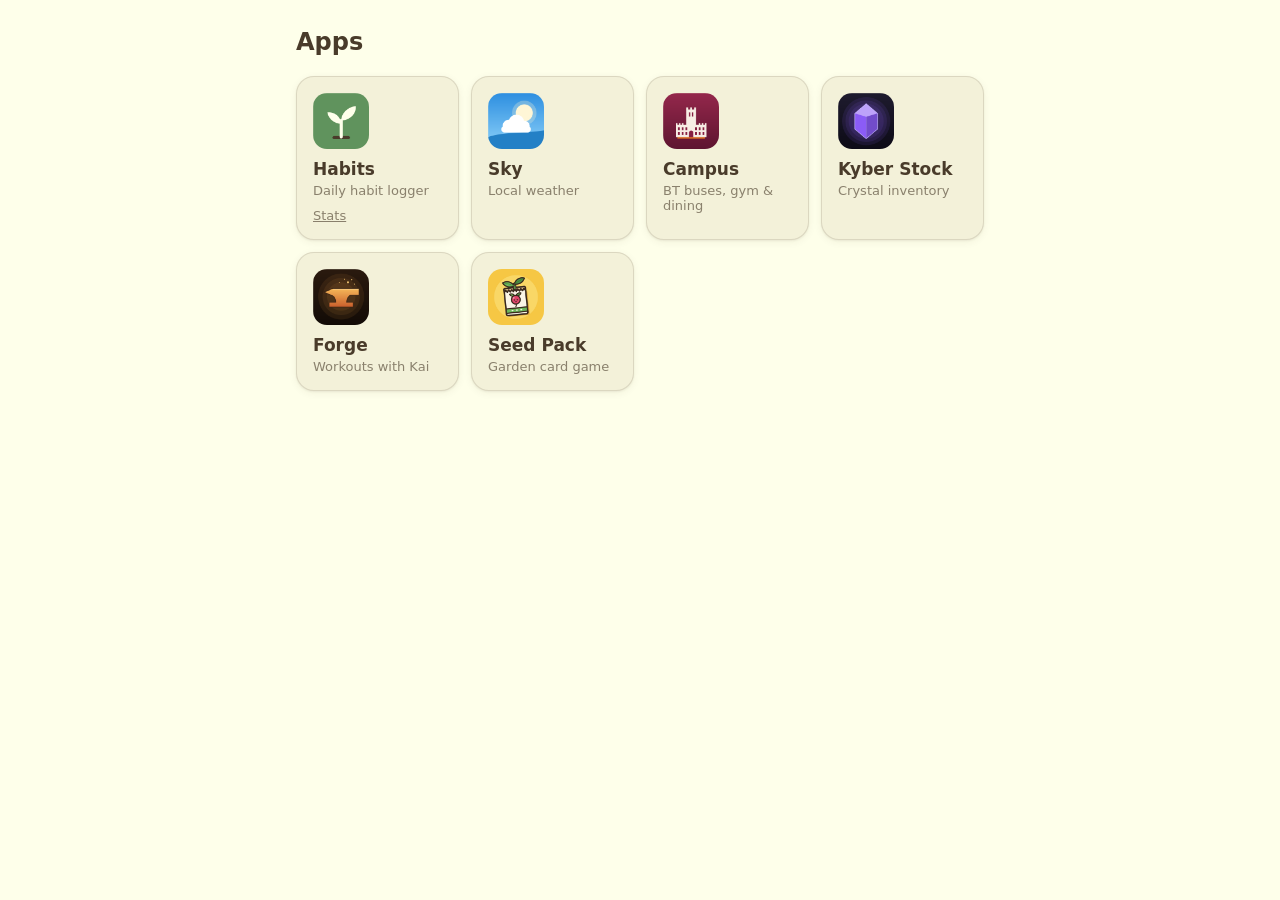
<file: index.html>
<!doctype html>
<html lang="en">
<head>
  <meta charset="utf-8">
  <meta name="viewport" content="width=device-width, initial-scale=1, viewport-fit=cover">
  <title>Apps</title>
  <meta name="description" content="Launcher for my personal web apps">
  <meta name="color-scheme" content="light dark">
  <meta name="theme-color" content="#FEFFEA" media="(prefers-color-scheme: light)">
  <meta name="theme-color" content="#2B231A" media="(prefers-color-scheme: dark)">
  <link rel="icon" href="habits/icons/icon.svg" type="image/svg+xml">
  <link rel="stylesheet" href="shared/tokens.css">
  <style>
    /* Launcher: a grid of app tiles built from apps.json. */
    * { box-sizing: border-box; }
    body {
      margin: 0;
      background: var(--bg);
      color: var(--text);
      font-family: -apple-system, BlinkMacSystemFont, "Segoe UI", Roboto, system-ui, sans-serif;
      -webkit-tap-highlight-color: transparent;
    }
    main {
      max-width: 720px;
      margin: 0 auto;
      padding:
        calc(env(safe-area-inset-top) + 28px)
        calc(env(safe-area-inset-right) + var(--gutter))
        calc(env(safe-area-inset-bottom) + 28px)
        calc(env(safe-area-inset-left) + var(--gutter));
    }
    h1 { font-size: 24px; margin: 0 0 20px; }
    .apps { display: grid; grid-template-columns: repeat(auto-fill, minmax(150px, 1fr)); gap: 12px; }
    .app {
      display: flex; flex-direction: column; gap: 10px;
      padding: 16px;
      border: 1px solid var(--border);
      border-radius: var(--radius);
      background: var(--surface);
      box-shadow: var(--shadow);
    }
    .app a.main { display: flex; flex-direction: column; gap: 10px; color: inherit; text-decoration: none; }
    .app img { width: 56px; height: 56px; border-radius: 14px; }
    .app .name { font-weight: 650; font-size: 17px; }
    .app .desc { font-size: 13px; color: var(--muted); margin-top: -6px; }
    .app .extra { display: flex; gap: 10px; flex-wrap: wrap; font-size: 13px; }
    .app .extra a { color: var(--muted); }
    .msg { color: var(--muted); }
  </style>
</head>
<body>
  <main>
    <h1>Apps</h1>
    <div class="apps" id="apps"><p class="msg">Loading…</p></div>
  </main>

  <script type="module">
    // The app list lives in apps.json, so adding an app never requires editing this page.
    const box = document.getElementById('apps');
    try {
      const res = await fetch('apps.json', { cache: 'no-store' });
      const apps = await res.json();
      box.replaceChildren(...apps.map((app) => {
        const tile = document.createElement('div');
        tile.className = 'app';
        const main = document.createElement('a');
        main.className = 'main';
        main.href = app.path;
        const img = document.createElement('img');
        img.src = app.icon;
        img.alt = '';
        const name = document.createElement('div');
        name.className = 'name';
        name.textContent = app.name;
        main.append(img, name);
        if (app.description) {
          const desc = document.createElement('div');
          desc.className = 'desc';
          desc.textContent = app.description;
          main.append(desc);
        }
        tile.append(main);
        if (app.links?.length) {
          const extra = document.createElement('div');
          extra.className = 'extra';
          for (const link of app.links) {
            const a = document.createElement('a');
            a.href = link.path;
            a.textContent = link.label;
            extra.append(a);
          }
          tile.append(extra);
        }
        return tile;
      }));
    } catch {
      box.innerHTML = '<p class="msg">Couldn’t load apps.json.</p>';
    }
  </script>
</body>
</html>
</file>
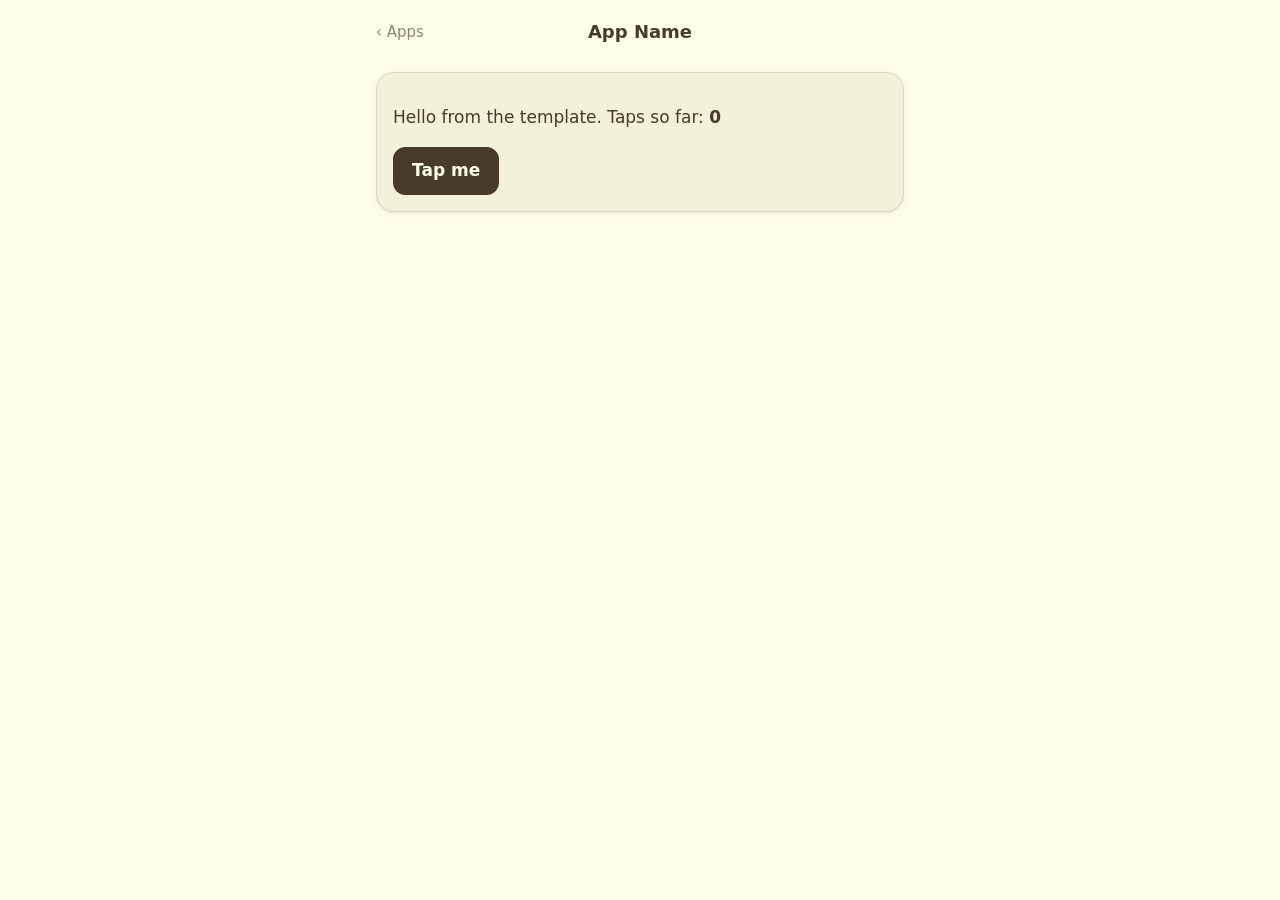
<file: _template/index.html>
<!doctype html>
<html lang="en">
<head>
  <meta charset="utf-8">
  <!-- viewport-fit=cover lets the page draw under the notch; CSS pads with safe-area insets -->
  <meta name="viewport" content="width=device-width, initial-scale=1, viewport-fit=cover">
  <title>App Name</title>  <!-- TODO: rename -->
  <meta name="description" content="TODO: one-line description">

  <!-- Home-screen / full-screen app behaviour. manifest.json scopes the install to this folder. -->
  <link rel="manifest" href="manifest.json">
  <meta name="mobile-web-app-capable" content="yes">
  <meta name="apple-mobile-web-app-capable" content="yes">
  <meta name="apple-mobile-web-app-title" content="App Name">  <!-- TODO: home-screen label -->
  <meta name="apple-mobile-web-app-status-bar-style" content="default">
  <meta name="theme-color" content="#FEFFEA" media="(prefers-color-scheme: light)">
  <meta name="theme-color" content="#2B231A" media="(prefers-color-scheme: dark)">
  <meta name="color-scheme" content="light dark">
  <link rel="apple-touch-icon" href="icons/apple-touch-icon.png">
  <link rel="icon" href="icons/icon.svg" type="image/svg+xml">
  <link rel="icon" href="icons/icon-192.png" type="image/png" sizes="192x192">

  <!-- Site-wide palette (light + dark), then this app's styles. -->
  <link rel="stylesheet" href="../shared/tokens.css">
  <link rel="stylesheet" href="style.css">
  <script type="module" src="app.js"></script>
</head>
<body>
  <main class="view">
    <header class="topbar">
      <a class="home" href="../" aria-label="All apps">‹ Apps</a>
      <h1>App Name</h1>
      <span class="spacer"></span>
    </header>

    <section class="card">
      <p>Hello from the template. Taps so far: <strong id="count">0</strong></p>
      <button class="btn primary" id="tap" type="button">Tap me</button>
    </section>
  </main>
</body>
</html>
</file>
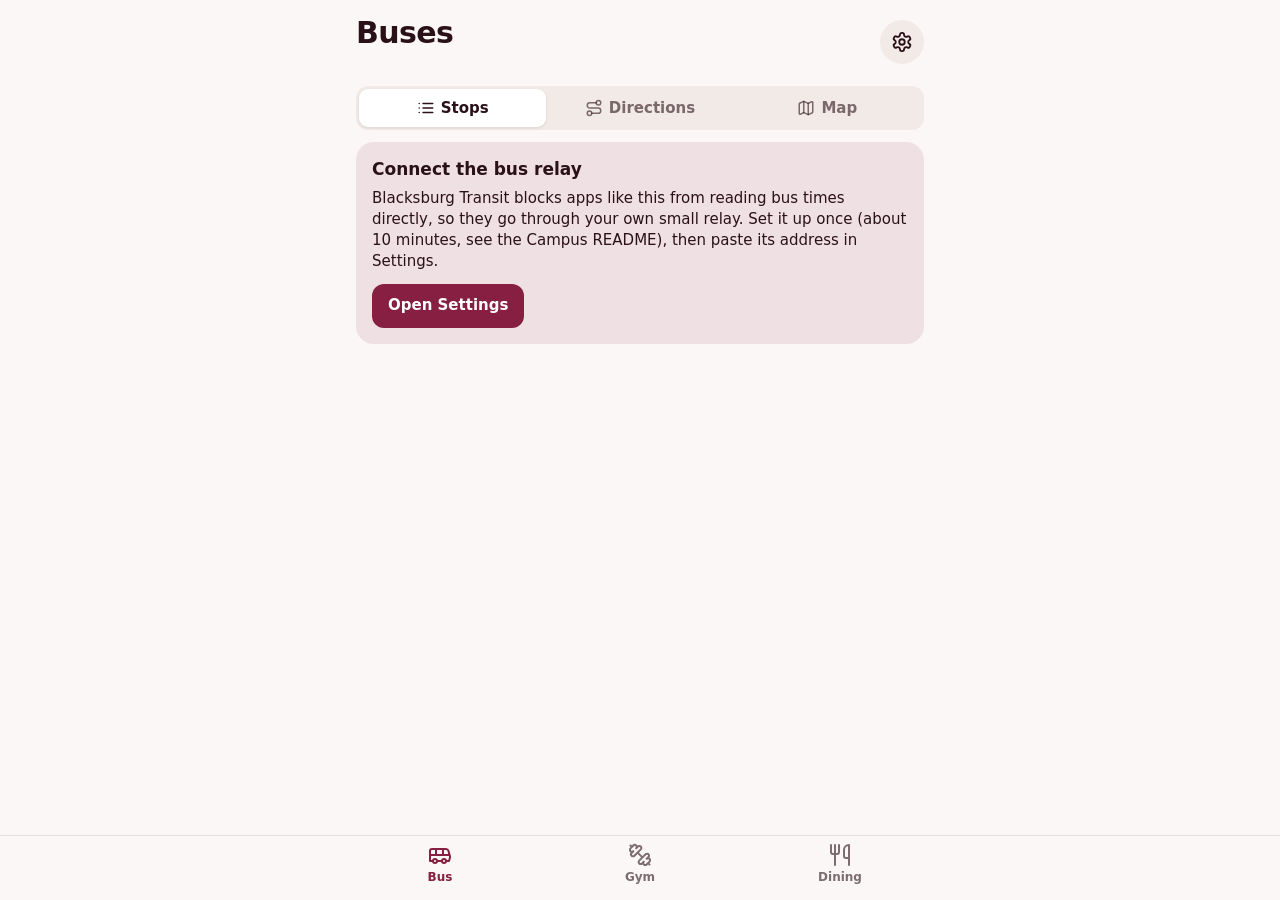
<file: campus/index.html>
<!doctype html>
<html lang="en">
<head>
  <meta charset="utf-8">
  <meta name="viewport" content="width=device-width, initial-scale=1, viewport-fit=cover">
  <title>Campus</title>
  <meta name="description" content="Blacksburg Transit, gym crowds and dining hours at Virginia Tech">

  <link rel="manifest" href="manifest.json">
  <meta name="mobile-web-app-capable" content="yes">
  <meta name="apple-mobile-web-app-capable" content="yes">
  <meta name="apple-mobile-web-app-title" content="Campus">
  <meta name="apple-mobile-web-app-status-bar-style" content="default">
  <meta name="theme-color" content="#FFFFFF" id="theme-color">
  <meta name="color-scheme" content="light dark">
  <link rel="apple-touch-icon" href="icons/apple-touch-icon.png">
  <link rel="icon" href="icons/icon.svg" type="image/svg+xml">
  <link rel="icon" href="icons/icon-192.png" type="image/png" sizes="192x192">

  <!-- Apply the saved color scheme before first paint (no flash). -->
  <script>
    try { document.documentElement.dataset.theme = JSON.parse(localStorage.getItem('campus.theme')) || 'vt'; }
    catch (e) { document.documentElement.dataset.theme = 'vt'; }
  </script>
  <link rel="stylesheet" href="../shared/tokens.css">
  <link rel="stylesheet" href="style.css?v=2">
  <script type="module" src="app.js?v=2"></script>
</head>
<body>
  <div class="app">
    <header class="topbar">
      <div>
        <h1 id="title">Buses</h1>
        <p class="updated" id="updated" aria-live="polite"></p>
      </div>
      <button class="icon-btn" id="open-settings" type="button" aria-label="Settings"></button>
    </header>

    <!-- ===== Bus ===== -->
    <main class="panel" id="panel-bus" data-tab="bus">
      <div class="segmented" role="radiogroup" aria-label="Bus view">
        <button type="button" role="radio" data-view="stops" aria-checked="true"><span data-icon="list"></span>Stops</button>
        <button type="button" role="radio" data-view="trip" aria-checked="false"><span data-icon="route"></span>Directions</button>
        <button type="button" role="radio" data-view="map" aria-checked="false"><span data-icon="map"></span>Map</button>
      </div>
      <div id="bus-stops">
        <div class="setup" id="relay-setup" hidden>
          <h2>Connect the bus relay</h2>
          <p>Blacksburg Transit blocks apps like this from reading bus times directly, so they go through your own small relay. Set it up once (about 10 minutes, see the Campus README), then paste its address in Settings.</p>
          <button class="btn" type="button" data-open-settings>Open Settings</button>
        </div>
        <section id="fav-section">
          <div class="section-head">
            <h2>Saved stops</h2>
            <button class="btn small" id="add-stop" type="button"><span data-icon="plus"></span>Add stop</button>
          </div>
          <div id="fav-stops"></div>
        </section>
        <section id="near-section">
          <div class="section-head"><h2>Nearby</h2></div>
          <div id="near-stops"></div>
        </section>
      </div>
      <!-- Directions: "CID to McComas" -->
      <div id="bus-trip" hidden>
        <form class="card trip-form" id="trip-form" autocomplete="off">
          <div class="trip-fields">
            <label class="trip-field"><span class="pin from" aria-hidden="true"></span>
              <input id="trip-from" type="text" placeholder="From (e.g. CID, or “CID to McComas”)" aria-label="From" enterkeyhint="next"></label>
            <label class="trip-field"><span class="pin to" aria-hidden="true"></span>
              <input id="trip-to" type="text" placeholder="To (e.g. McComas)" aria-label="To" enterkeyhint="go"></label>
          </div>
          <button class="icon-btn swap" id="trip-swap" type="button" aria-label="Swap from and to"></button>
          <ul class="suggest" id="trip-suggest" role="listbox" hidden></ul>
        </form>
        <div class="chips-row" id="saved-chips"></div>
        <button class="btn wide" id="trip-go" type="button">Get directions</button>
        <div id="trip-results"></div>
      </div>

      <div class="map-wrap" id="bus-map-wrap" hidden>
        <div class="map-trip" id="map-trip" hidden><span id="map-trip-label"></span><button type="button" id="map-trip-clear" aria-label="Clear trip"></button></div>
        <div id="bus-map"></div>
        <button class="map-locate" id="map-locate" type="button" aria-label="Center on me"></button>
      </div>
    </main>

    <!-- ===== Gym ===== -->
    <main class="panel" id="panel-gym" data-tab="gym" hidden>
      <div id="gym-list"></div>
      <p class="fine">Counts come from ID swipes at the door, so they're only as accurate as people swiping in and out.</p>
    </main>

    <!-- ===== Dining ===== -->
    <main class="panel" id="panel-dining" data-tab="dining" hidden>
      <p class="summary" id="dining-summary"></p>
      <div id="dining-list"></div>
    </main>

    <!-- ===== Tab bar ===== -->
    <nav class="tabbar" role="tablist" aria-label="Sections">
      <button type="button" role="tab" data-tab="bus" aria-selected="true"><span data-icon="bus"></span>Bus</button>
      <button type="button" role="tab" data-tab="gym" aria-selected="false"><span data-icon="dumbbell"></span>Gym</button>
      <button type="button" role="tab" data-tab="dining" aria-selected="false"><span data-icon="utensils"></span>Dining</button>
    </nav>
  </div>

  <!-- ===== Add-stop search ===== -->
  <dialog class="sheet" id="stop-search" aria-labelledby="stop-search-title">
    <div class="sheet-body">
      <div class="sheet-head">
        <h2 id="stop-search-title">Add a stop</h2>
        <button class="icon-btn" type="button" data-close aria-label="Close"></button>
      </div>
      <label class="search-field"><span data-icon="search"></span>
        <input id="stop-query" type="search" placeholder="Stop name or number" autocomplete="off" enterkeyhint="search">
      </label>
      <ul class="stop-results" id="stop-results"></ul>
    </div>
  </dialog>

  <!-- ===== Settings ===== -->
  <dialog class="sheet" id="settings" aria-labelledby="settings-title">
    <div class="sheet-body">
      <div class="sheet-head">
        <h2 id="settings-title">Settings</h2>
        <button class="icon-btn" type="button" data-close aria-label="Close"></button>
      </div>

      <h3>Color scheme</h3>
      <div class="themes" id="themes" role="radiogroup" aria-label="Color scheme"></div>

      <h3>Dining order</h3>
      <div class="segmented" role="radiogroup" aria-label="Dining hall order">
        <button type="button" role="radio" data-dining-sort="nearest" aria-checked="true">Nearest first</button>
        <button type="button" role="radio" data-dining-sort="alpha" aria-checked="false">A–Z</button>
      </div>

      <h3>Saved places</h3>
      <p class="fine">Nicknames you can type or tap in Directions, like “Home” or “Gym”.</p>
      <ul class="saved-list" id="saved-list"></ul>
      <div class="saved-add">
        <input id="save-nick" type="text" placeholder="Nickname (e.g. Home)" maxlength="20">
        <div class="saved-place">
          <input id="save-place" type="text" placeholder="Place (e.g. CID)" autocomplete="off">
          <ul class="suggest" id="save-suggest" role="listbox" hidden></ul>
        </div>
        <button class="btn" id="save-add" type="button">Add</button>
      </div>
      <p class="msg" id="save-msg" role="status"></p>

      <h3>Bus relay</h3>
      <p class="fine">The address of your Cloudflare Worker (see the Campus README). Used for bus times and gym hours.</p>
      <div class="row">
        <input id="relay-input" type="url" placeholder="https://campus-relay.yourname.workers.dev" autocomplete="off" autocapitalize="off" spellcheck="false">
        <button class="btn" id="relay-save" type="button">Save</button>
      </div>
      <p class="msg" id="relay-msg" role="status"></p>
    </div>
  </dialog>
</body>
</html>
</file>
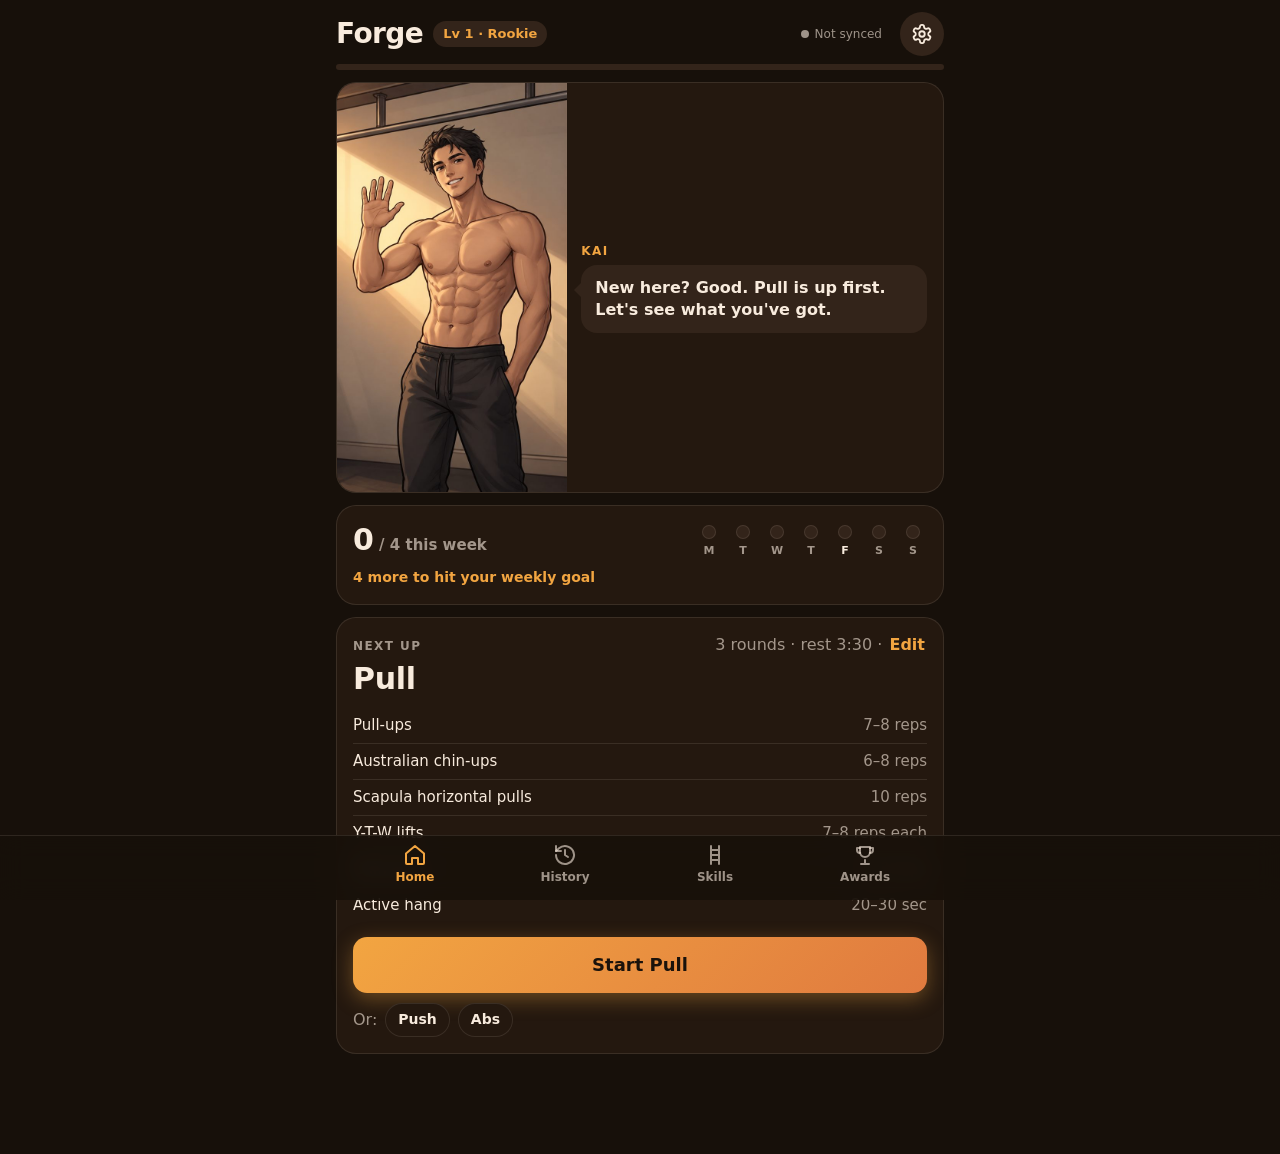
<file: forge/index.html>
<!doctype html>
<html lang="en">
<head>
  <meta charset="utf-8">
  <meta name="viewport" content="width=device-width, initial-scale=1, viewport-fit=cover">
  <title>Forge</title>
  <meta name="description" content="Bodyweight training with Kai">

  <link rel="manifest" href="manifest.json?v=2">
  <meta name="mobile-web-app-capable" content="yes">
  <meta name="apple-mobile-web-app-capable" content="yes">
  <meta name="apple-mobile-web-app-title" content="Forge">
  <meta name="apple-mobile-web-app-status-bar-style" content="black-translucent">
  <meta name="theme-color" content="#1A120B" id="theme-color">
  <meta name="color-scheme" content="light dark">
  <link rel="apple-touch-icon" href="icons/apple-touch-icon.png?v=2">
  <link rel="icon" href="icons/icon.svg?v=2" type="image/svg+xml">
  <link rel="icon" href="icons/icon-192.png?v=2" type="image/png" sizes="192x192">

  <!-- Apply the saved color scheme before first paint. -->
  <script>
    try { document.documentElement.dataset.theme = JSON.parse(localStorage.getItem('fg.theme')) || 'golden'; }
    catch (e) { document.documentElement.dataset.theme = 'golden'; }
  </script>
  <!-- ?v= tags: bump when files change so phones don't keep stale copies. -->
  <link rel="stylesheet" href="../shared/tokens.css?v=4">
  <link rel="stylesheet" href="style.css?v=4">
  <script type="module" src="app.js?v=4"></script>
</head>
<body>
  <div class="app">
    <header class="topbar">
      <div class="brand">
        <h1>Forge</h1>
        <button class="level-chip" id="level-chip" type="button" data-go="awards"></button>
      </div>
      <button class="sync-pill" id="sync-pill" type="button"><span class="sync-dot"></span><span class="sync-text">…</span></button>
      <button class="icon-btn" id="open-settings" type="button" aria-label="Settings"></button>
    </header>
    <div class="xpbar" id="xpbar" role="progressbar" aria-label="XP to next level"><span></span></div>

    <main class="view" id="view-home"></main>
    <main class="view" id="view-history" hidden></main>
    <main class="view" id="view-skills" hidden></main>
    <main class="view" id="view-awards" hidden></main>

    <nav class="tabbar" role="tablist" aria-label="Sections">
      <button type="button" role="tab" data-tab="home" aria-selected="true"><span data-icon="home"></span>Home</button>
      <button type="button" role="tab" data-tab="history" aria-selected="false"><span data-icon="history"></span>History</button>
      <button type="button" role="tab" data-tab="skills" aria-selected="false"><span data-icon="ladder"></span>Skills</button>
      <button type="button" role="tab" data-tab="awards" aria-selected="false"><span data-icon="trophy"></span>Awards</button>
    </nav>
  </div>

  <!-- ===== Workout runner (full screen) ===== -->
  <section class="runner" id="runner" hidden aria-live="polite"></section>

  <!-- ===== Celebration (level up / PR / achievement) ===== -->
  <div class="celebrate" id="celebrate" hidden>
    <div class="celebrate-card">
      <div class="celebrate-kai" id="celebrate-kai"></div>
      <h2 id="celebrate-title"></h2>
      <p id="celebrate-text"></p>
      <button class="btn primary wide" id="celebrate-ok" type="button">Let's go</button>
    </div>
    <div class="confetti" id="confetti"></div>
  </div>

  <!-- ===== Workout editor ===== -->
  <dialog class="sheet tall" id="editor" aria-labelledby="editor-title">
    <div class="sheet-body">
      <div class="sheet-head">
        <h2 id="editor-title">Edit workouts</h2>
        <button class="icon-btn" type="button" data-close aria-label="Close"></button>
      </div>
      <div class="seg" id="editor-tabs" role="tablist" aria-label="Workout"></div>
      <p class="fine">Reorder with ↑ ↓, remove with ✕, and change targets right here. Skills use the step you pick.</p>
      <ul class="editor-list" id="editor-list"></ul>
      <div id="editor-add"></div>
    </div>
  </dialog>

  <!-- ===== Skill (tree node) ===== -->
  <dialog class="sheet" id="skill-sheet" aria-label="Skill">
    <div class="sheet-body">
      <div class="sheet-head"><span></span><button class="icon-btn" type="button" data-close aria-label="Close"></button></div>
      <div id="skill-body"></div>
    </div>
  </dialog>

  <!-- ===== Settings ===== -->
  <dialog class="sheet" id="settings" aria-labelledby="settings-title">
    <div class="sheet-body">
      <div class="sheet-head">
        <h2 id="settings-title">Settings</h2>
        <button class="icon-btn" type="button" data-close aria-label="Close"></button>
      </div>

      <h3>Color scheme</h3>
      <div class="themes" id="themes" role="radiogroup" aria-label="Color scheme"></div>

      <h3>Training</h3>
      <label class="setting-row"><span>Weekly goal<small>Workouts per week for your streak</small></span>
        <select id="set-goal"><option>2</option><option>3</option><option>4</option><option>5</option><option>6</option><option>7</option></select></label>
      <label class="setting-row"><span>Rounds per workout<small>You can always add one more</small></span>
        <select id="set-rounds"><option>2</option><option>3</option><option>4</option><option>5</option></select></label>
      <label class="setting-row"><span>Rest between rounds</span>
        <select id="set-rest"><option value="150">2:30</option><option value="180">3:00</option><option value="210">3:30</option><option value="240">4:00</option><option value="270">4:30</option></select></label>
      <label class="setting-row"><span>Sound at end of rest</span><input type="checkbox" id="set-sound"></label>

      <p class="fine">To change which exercises are in each workout, or their targets, tap <b>Edit</b> on the workout card on Home.</p>

      <h3>Sync (phone + laptop)</h3>
      <div id="sync-connected" hidden><p class="fine">Syncing through your private Gist (shared with Habits and Kyber Stock) as <code>workout.json</code>.</p></div>
      <div id="sync-setup" hidden>
        <p class="fine">Uses the same GitHub token and Gist as your Habits app. Paste them here if this device isn't connected yet.</p>
        <label class="field"><span>GitHub token</span><input id="gh-token" type="password" autocomplete="off" placeholder="github_pat_…"></label>
        <label class="field"><span>Gist ID</span><input id="gh-gist" type="text" autocomplete="off" autocapitalize="off" spellcheck="false"></label>
        <div class="row"><button class="btn primary" id="gh-connect" type="button">Connect</button><button class="btn" id="gh-create" type="button">Create new Gist</button></div>
      </div>
      <p class="msg" id="sync-msg" role="status"></p>
    </div>
  </dialog>
</body>
</html>
</file>
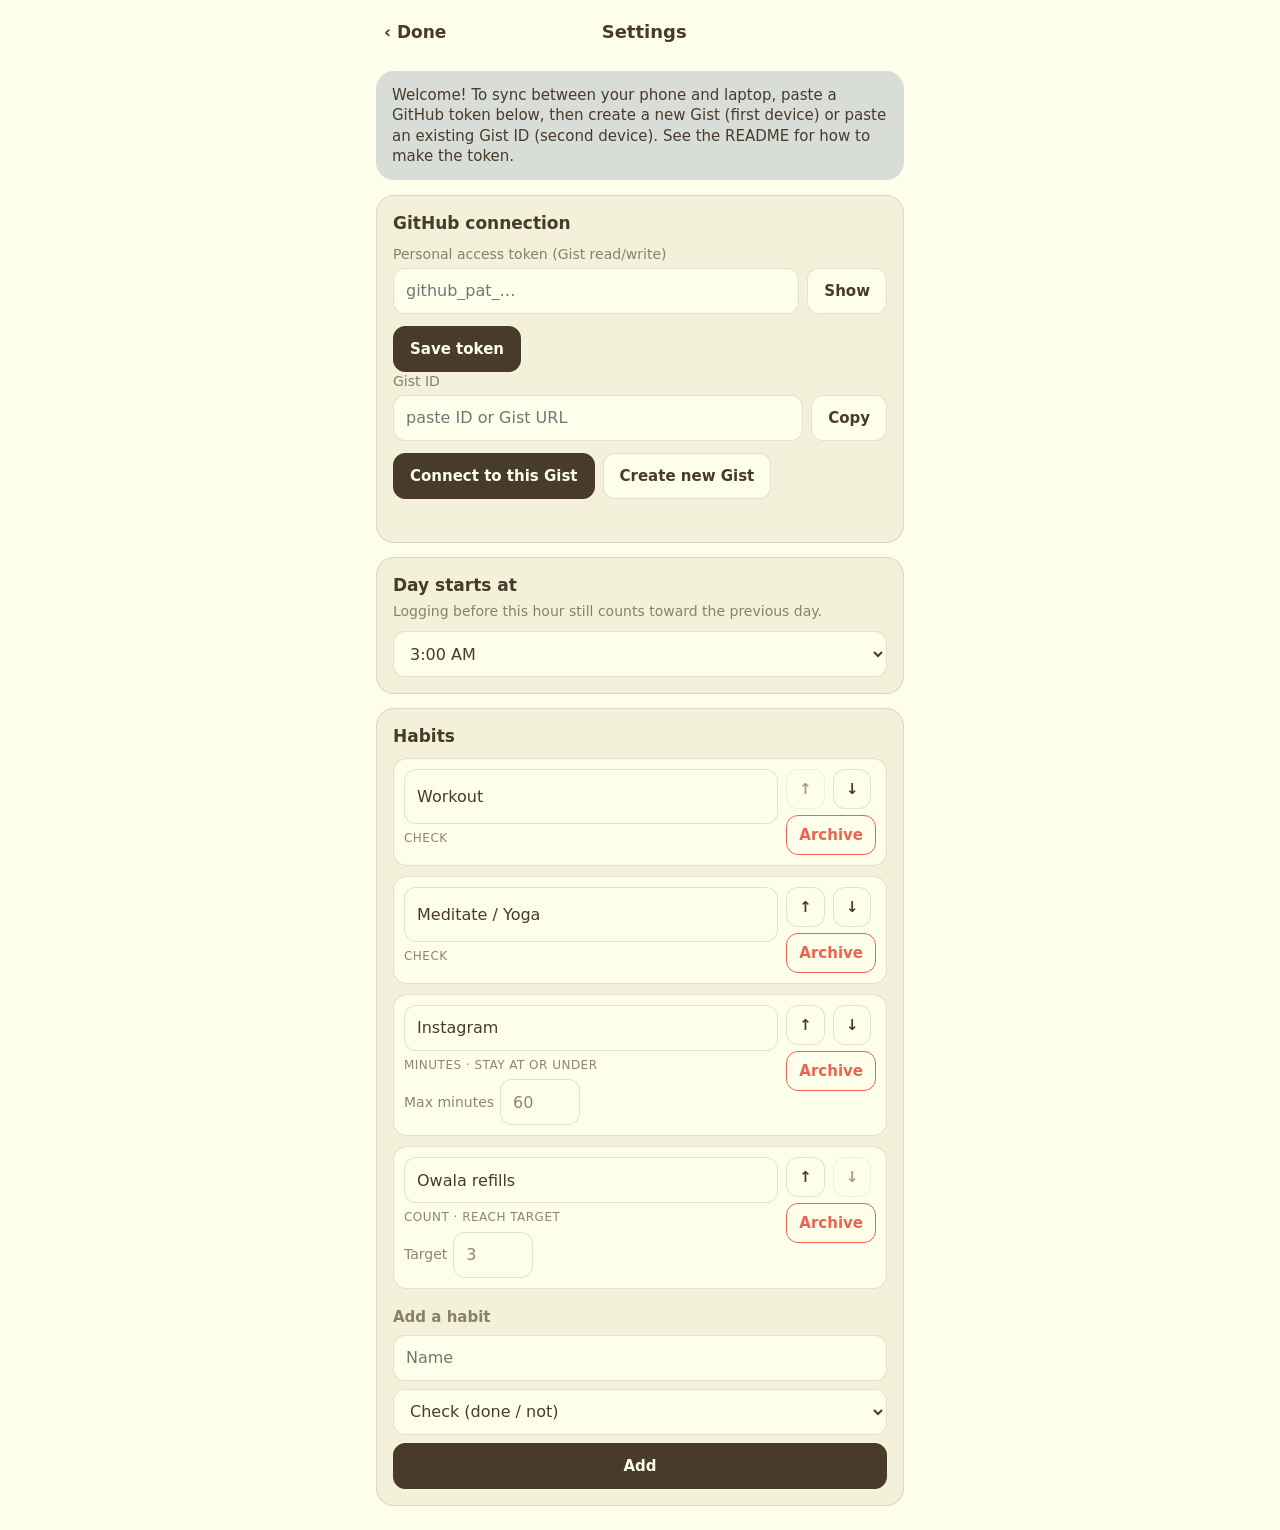
<file: habits/index.html>
<!doctype html>
<html lang="en">
<head>
  <meta charset="utf-8">
  <!-- viewport-fit=cover lets us draw under the notch; CSS pads with safe-area insets -->
  <meta name="viewport" content="width=device-width, initial-scale=1, viewport-fit=cover">
  <title>Habits</title>
  <meta name="description" content="Personal habit logger">

  <!-- Home-screen / full-screen app behaviour -->
  <link rel="manifest" href="manifest.json">
  <meta name="mobile-web-app-capable" content="yes">
  <meta name="apple-mobile-web-app-capable" content="yes">
  <meta name="apple-mobile-web-app-title" content="Habits">
  <meta name="apple-mobile-web-app-status-bar-style" content="default">
  <meta name="theme-color" content="#FEFFEA" media="(prefers-color-scheme: light)">
  <meta name="theme-color" content="#2B231A" media="(prefers-color-scheme: dark)">
  <meta name="color-scheme" content="light dark">
  <link rel="apple-touch-icon" href="icons/apple-touch-icon.png">
  <link rel="icon" href="icons/icon.svg" type="image/svg+xml">
  <link rel="icon" href="icons/icon-192.png" type="image/png" sizes="192x192">

  <link rel="stylesheet" href="../shared/tokens.css">
  <link rel="stylesheet" href="style.css">
  <script type="module" src="app.js"></script>
</head>
<body>
  <!-- ===================== Logger view ===================== -->
  <main id="logger-view" class="view">
    <header class="topbar">
      <button class="sync-pill" id="sync-pill" type="button" aria-live="polite" title="Sync now">
        <span class="sync-dot"></span><span class="sync-text">…</span>
      </button>
      <button class="icon-btn" id="open-settings" type="button" aria-label="Settings">
        <svg viewBox="0 0 24 24" width="22" height="22" aria-hidden="true"><path fill="currentColor" d="M19.4 13a7.5 7.5 0 0 0 0-2l2.1-1.6a.5.5 0 0 0 .1-.6l-2-3.5a.5.5 0 0 0-.6-.2l-2.5 1a7.4 7.4 0 0 0-1.7-1l-.4-2.6a.5.5 0 0 0-.5-.5h-4a.5.5 0 0 0-.5.4l-.4 2.7a7.4 7.4 0 0 0-1.7 1l-2.5-1a.5.5 0 0 0-.6.2l-2 3.5a.5.5 0 0 0 .1.6L4.6 11a7.5 7.5 0 0 0 0 2l-2.1 1.6a.5.5 0 0 0-.1.6l2 3.5c.1.2.4.3.6.2l2.5-1c.5.4 1.1.7 1.7 1l.4 2.6c0 .3.2.5.5.5h4c.3 0 .5-.2.5-.4l.4-2.7c.6-.3 1.2-.6 1.7-1l2.5 1c.2.1.5 0 .6-.2l2-3.5a.5.5 0 0 0-.1-.6L19.4 13zM12 15.5a3.5 3.5 0 1 1 0-7 3.5 3.5 0 0 1 0 7z"/></svg>
      </button>
    </header>

    <nav class="date-nav" aria-label="Choose day">
      <button class="icon-btn big" id="prev-day" type="button" aria-label="Previous day">‹</button>
      <div class="date-label">
        <div class="date-main" id="date-main">Today</div>
        <div class="date-sub" id="date-sub"></div>
      </div>
      <button class="icon-btn big" id="next-day" type="button" aria-label="Next day">›</button>
    </nav>
    <div class="today-row">
      <button class="today-btn" id="today-btn" type="button" hidden>Back to today</button>
    </div>

    <section class="progress" id="progress" aria-live="polite">
      <svg class="ring" viewBox="0 0 120 120" aria-hidden="true">
        <circle class="ring-track" cx="60" cy="60" r="52"></circle>
        <circle class="ring-fill" id="ring-fill" cx="60" cy="60" r="52"></circle>
      </svg>
      <div class="progress-text">
        <div class="progress-count" id="progress-count">0 of 0</div>
        <div class="progress-label" id="progress-label">done</div>
      </div>
    </section>

    <section class="cards" id="cards"></section>
    <p class="hint">Tip: long-press a check habit to mark it “not done”.</p>
  </main>

  <!-- ===================== Settings view ===================== -->
  <main id="settings-view" class="view" hidden>
    <header class="topbar">
      <button class="back-btn" id="close-settings" type="button">‹ Done</button>
      <h1 class="settings-title">Settings</h1>
      <span class="topbar-spacer"></span>
    </header>

    <p class="intro" id="setup-intro" hidden>
      Welcome! To sync between your phone and laptop, paste a GitHub token below,
      then create a new Gist (first device) or paste an existing Gist ID (second device).
      See the README for how to make the token.
    </p>

    <section class="panel">
      <h2>GitHub connection</h2>
      <label class="field">
        <span>Personal access token (Gist read/write)</span>
        <div class="row">
          <input id="token-input" type="password" autocomplete="off" autocapitalize="off" spellcheck="false" placeholder="github_pat_…">
          <button class="btn" id="token-toggle" type="button">Show</button>
        </div>
      </label>
      <button class="btn primary" id="token-save" type="button">Save token</button>

      <label class="field">
        <span>Gist ID</span>
        <div class="row">
          <input id="gist-input" type="text" autocomplete="off" autocapitalize="off" spellcheck="false" placeholder="paste ID or Gist URL">
          <button class="btn" id="gist-copy" type="button">Copy</button>
        </div>
      </label>
      <div class="row wrap">
        <button class="btn primary" id="gist-connect" type="button">Connect to this Gist</button>
        <button class="btn" id="gist-create" type="button">Create new Gist</button>
      </div>
      <p class="msg" id="conn-msg" role="status"></p>
    </section>

    <section class="panel">
      <h2>Day starts at</h2>
      <p class="note">Logging before this hour still counts toward the previous day.</p>
      <select id="day-start"></select>
    </section>

    <section class="panel">
      <h2>Habits</h2>
      <ul class="habit-list" id="habit-list"></ul>

      <h3>Add a habit</h3>
      <form id="add-habit" class="add-habit">
        <input name="name" type="text" placeholder="Name" required maxlength="40">
        <select name="type">
          <option value="check">Check (done / not)</option>
          <option value="count">Count (reach a target)</option>
          <option value="minutes">Minutes (stay under a max)</option>
        </select>
        <input name="goal" type="text" inputmode="numeric" pattern="[0-9]*" placeholder="Target / max" hidden>
        <button class="btn primary" type="submit">Add</button>
      </form>
    </section>
  </main>

  <div class="confetti" id="confetti" aria-hidden="true"></div>
</body>
</html>
</file>
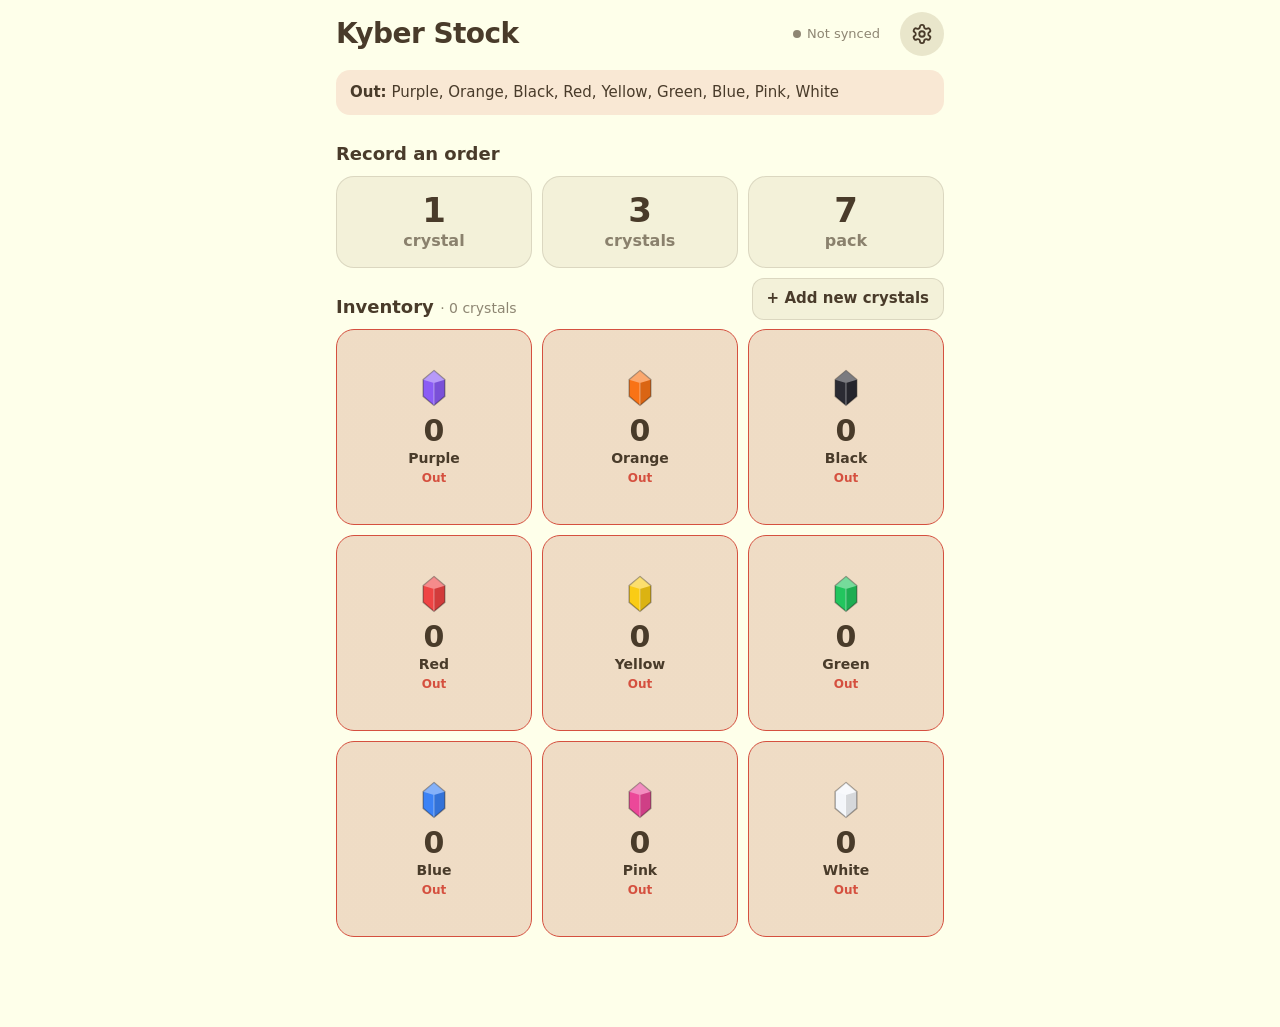
<file: kyber/index.html>
<!doctype html>
<html lang="en">
<head>
  <meta charset="utf-8">
  <meta name="viewport" content="width=device-width, initial-scale=1, viewport-fit=cover">
  <title>Kyber Stock</title>
  <meta name="description" content="Kyber crystal inventory for the Etsy shop">

  <link rel="manifest" href="manifest.json">
  <meta name="mobile-web-app-capable" content="yes">
  <meta name="apple-mobile-web-app-capable" content="yes">
  <meta name="apple-mobile-web-app-title" content="Kyber Stock">
  <meta name="apple-mobile-web-app-status-bar-style" content="default">
  <meta name="theme-color" content="#FEFFEA" media="(prefers-color-scheme: light)">
  <meta name="theme-color" content="#2B231A" media="(prefers-color-scheme: dark)">
  <meta name="color-scheme" content="light dark">
  <link rel="apple-touch-icon" href="icons/apple-touch-icon.png">
  <link rel="icon" href="icons/icon.svg" type="image/svg+xml">
  <link rel="icon" href="icons/icon-192.png" type="image/png" sizes="192x192">

  <!-- ?v= tags make phones fetch fresh copies after an update; bump them when files change. -->
  <link rel="stylesheet" href="../shared/tokens.css?v=3">
  <link rel="stylesheet" href="style.css?v=5">
  <script type="module" src="app.js?v=4"></script>
</head>
<body>
  <main class="app">
    <header class="topbar">
      <h1>Kyber Stock</h1>
      <button class="sync-pill" id="sync-pill" type="button" title="Sync now"><span class="sync-dot"></span><span class="sync-text">…</span></button>
      <button class="icon-btn" id="open-settings" type="button" aria-label="Settings"></button>
    </header>

    <div class="alert" id="alert" role="status"></div>

    <section>
      <h2>Record an order</h2>
      <div class="order-btns">
        <button type="button" class="order-btn" data-order="1"><span class="big">1</span><span>crystal</span></button>
        <button type="button" class="order-btn" data-order="3"><span class="big">3</span><span>crystals</span></button>
        <button type="button" class="order-btn" data-order="7"><span class="big">7</span><span>pack</span></button>
      </div>
    </section>

    <section>
      <div class="section-head">
        <h2>Inventory <span class="total" id="total"></span></h2>
        <button class="btn" id="open-restock" type="button">+ Add new crystals</button>
      </div>
      <ul class="stock" id="stock"></ul>
    </section>
  </main>

  <!-- Undo toast after recording an order -->
  <div class="toast" id="toast" hidden><span id="toast-text"></span><button type="button" id="toast-undo">Undo</button></div>

  <!-- ===== Order picker ===== -->
  <dialog class="sheet" id="order-sheet" aria-labelledby="order-title">
    <div class="sheet-body">
      <div class="sheet-head">
        <h2 id="order-title">Order</h2>
        <button class="icon-btn" type="button" data-close aria-label="Close"></button>
      </div>
      <p class="sub" id="order-sub"></p>
      <div class="picked" id="picked"></div>
      <div class="palette" id="palette"></div>
      <p class="warn" id="order-warn"></p>
      <button class="btn primary wide" id="order-record" type="button">Record order</button>
    </div>
  </dialog>

  <!-- ===== Add new crystals ===== -->
  <dialog class="sheet" id="restock-sheet" aria-labelledby="restock-title">
    <div class="sheet-body">
      <div class="sheet-head">
        <h2 id="restock-title">Add new crystals</h2>
        <button class="icon-btn" type="button" data-close aria-label="Close"></button>
      </div>
      <p class="sub">How many of each did you make? Go below 0 to remove some (broken, miscounted).</p>
      <ul class="restock" id="restock"></ul>
      <button class="btn primary wide" id="restock-save" type="button">Update stock</button>
    </div>
  </dialog>

  <!-- ===== Settings ===== -->
  <dialog class="sheet" id="settings-sheet" aria-labelledby="settings-title">
    <div class="sheet-body">
      <div class="sheet-head">
        <h2 id="settings-title">Settings</h2>
        <button class="icon-btn" type="button" data-close aria-label="Close"></button>
      </div>

      <h3>Sync (phone + laptop)</h3>
      <div id="sync-connected" hidden>
        <p class="fine">Syncing through your private Gist (the same one Habits uses) as <code>kyber.json</code>.</p>
      </div>
      <div id="sync-setup" hidden>
        <p class="fine">Uses the same GitHub token and Gist as your Habits app. If Habits is already set up in this browser, this connects automatically. Otherwise paste them here.</p>
        <label class="field"><span>GitHub token (Gist read/write)</span><input id="gh-token" type="password" autocomplete="off" placeholder="github_pat_…"></label>
        <label class="field"><span>Gist ID</span><input id="gh-gist" type="text" autocomplete="off" autocapitalize="off" spellcheck="false" placeholder="from Habits → Settings"></label>
        <div class="row">
          <button class="btn primary" id="gh-connect" type="button">Connect</button>
          <button class="btn" id="gh-create" type="button">Create new Gist</button>
        </div>
      </div>
      <p class="msg" id="sync-msg" role="status"></p>

      <h3>Colors</h3>
      <p class="fine">Name, swatch color, and the count at or below which it shows as low.</p>
      <ul class="color-edit" id="color-edit"></ul>
      <button class="btn" id="add-color" type="button">+ Add a color</button>

      <h3>7-pack contents</h3>
      <div class="seven-pick" id="seven-pick"></div>
    </div>
  </dialog>
</body>
</html>
</file>
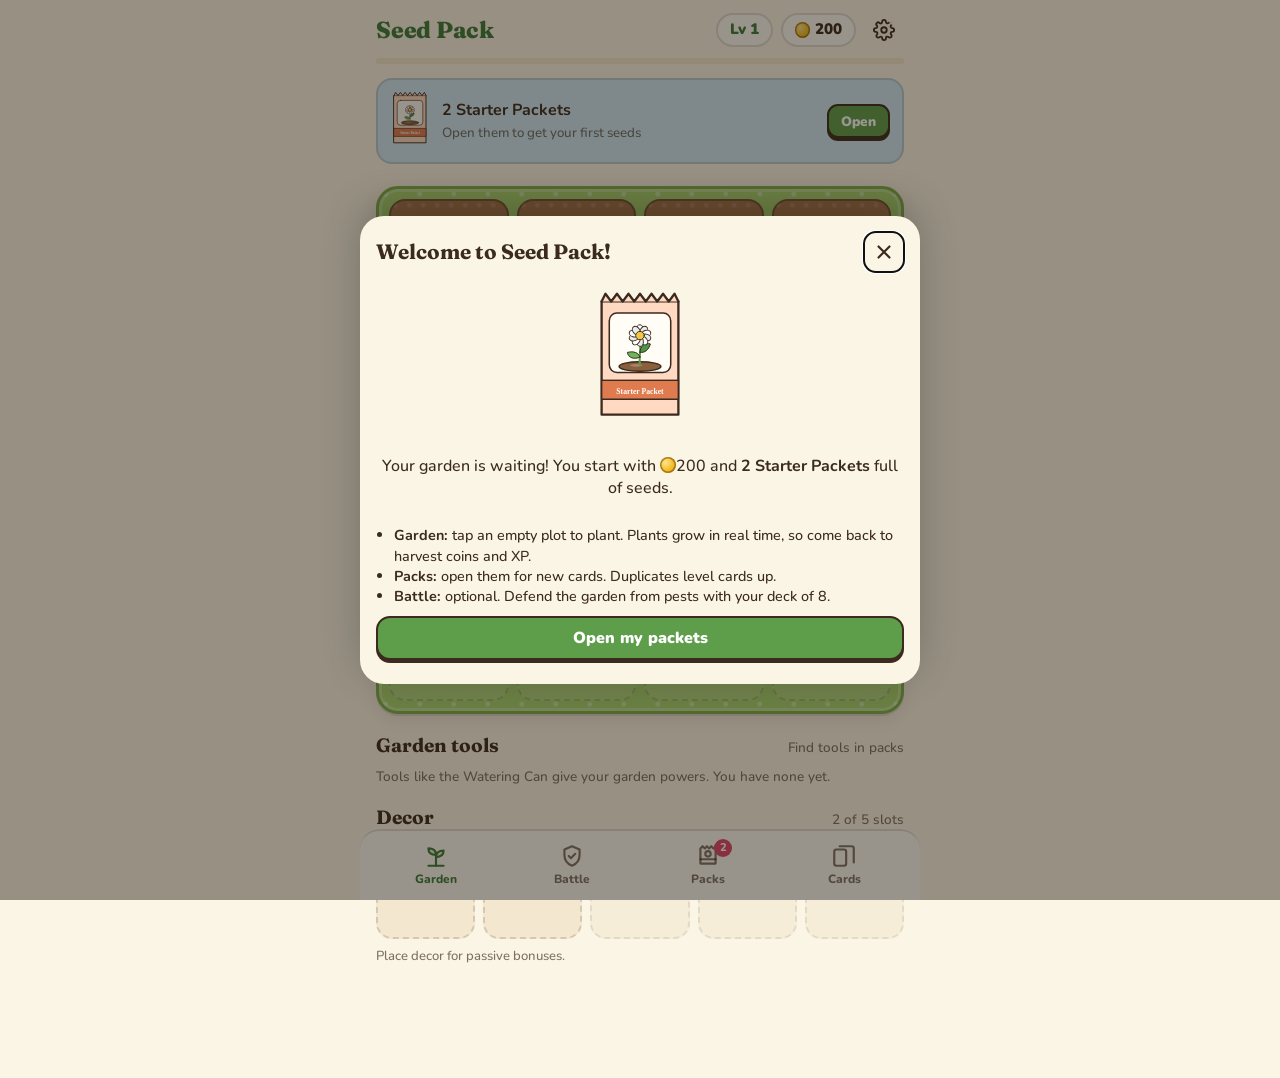
<file: seeds/index.html>
<!doctype html>
<html lang="en">
<head>
  <meta charset="utf-8">
  <meta name="viewport" content="width=device-width, initial-scale=1, viewport-fit=cover">
  <title>Seed Pack</title>
  <meta name="description" content="Grow a garden, open seed packs, defend it from pests">

  <link rel="manifest" href="manifest.json?v=1">
  <meta name="mobile-web-app-capable" content="yes">
  <meta name="apple-mobile-web-app-capable" content="yes">
  <meta name="apple-mobile-web-app-title" content="Seed Pack">
  <meta name="apple-mobile-web-app-status-bar-style" content="default">
  <meta name="theme-color" content="#FBF5E6" media="(prefers-color-scheme: light)">
  <meta name="theme-color" content="#1E2620" media="(prefers-color-scheme: dark)">
  <meta name="color-scheme" content="light dark">
  <link rel="apple-touch-icon" href="icons/apple-touch-icon.png?v=1">
  <link rel="icon" href="icons/icon.svg?v=1" type="image/svg+xml">
  <link rel="icon" href="icons/icon-192.png?v=1" type="image/png" sizes="192x192">

  <link rel="preconnect" href="https://fonts.googleapis.com">
  <link rel="preconnect" href="https://fonts.gstatic.com" crossorigin>
  <link rel="stylesheet" href="https://fonts.googleapis.com/css2?family=Fraunces:opsz,wght@9..144,600;9..144,800&family=Nunito:wght@500;700;800;900&display=swap">
  <!-- ?v= tags: bump when files change so phones don't keep stale copies. -->
  <link rel="stylesheet" href="style.css?v=4">
  <script type="module" src="app.js?v=4"></script>
</head>
<body>
  <div class="app">
    <header class="topbar">
      <h1 class="brand">Seed Pack</h1>
      <button class="chip level-chip" id="level-chip" type="button" aria-label="Level"></button>
      <span class="chip coin-chip" id="coin-chip" aria-label="Coins"></span>
      <button class="icon-btn" id="open-settings" type="button" aria-label="Settings">
        <svg viewBox="0 0 24 24" width="22" height="22" fill="none" stroke="currentColor" stroke-width="2" stroke-linecap="round" stroke-linejoin="round"><circle cx="12" cy="12" r="3"/><path d="M19.4 15a1.65 1.65 0 0 0 .33 1.82l.06.06a2 2 0 1 1-2.83 2.83l-.06-.06a1.65 1.65 0 0 0-1.82-.33 1.65 1.65 0 0 0-1 1.51V21a2 2 0 1 1-4 0v-.09A1.65 1.65 0 0 0 9 19.4a1.65 1.65 0 0 0-1.82.33l-.06.06a2 2 0 1 1-2.83-2.83l.06-.06A1.65 1.65 0 0 0 4.68 15a1.65 1.65 0 0 0-1.51-1H3a2 2 0 1 1 0-4h.09A1.65 1.65 0 0 0 4.6 9a1.65 1.65 0 0 0-.33-1.82l-.06-.06a2 2 0 1 1 2.83-2.83l.06.06A1.65 1.65 0 0 0 9 4.68a1.65 1.65 0 0 0 1-1.51V3a2 2 0 1 1 4 0v.09a1.65 1.65 0 0 0 1 1.51 1.65 1.65 0 0 0 1.82-.33l.06-.06a2 2 0 1 1 2.83 2.83l-.06.06A1.65 1.65 0 0 0 19.4 9a1.65 1.65 0 0 0 1.51 1H21a2 2 0 1 1 0 4h-.09a1.65 1.65 0 0 0-1.51 1z"/></svg>
        <span class="sync-dot" id="sync-dot"></span>
      </button>
    </header>
    <div class="xpbar" id="xpbar" role="progressbar" aria-label="XP to next level"><span></span></div>

    <main class="view" id="view-garden"></main>
    <main class="view" id="view-battle" hidden></main>
    <main class="view" id="view-packs" hidden></main>
    <main class="view" id="view-cards" hidden></main>

    <nav class="tabbar" role="tablist" aria-label="Sections">
      <button type="button" role="tab" data-tab="garden" aria-selected="true">
        <svg viewBox="0 0 24 24" aria-hidden="true"><path d="M12 21V11"/><path d="M12 11C12 7 9 5 5 5c0 4 3 6 7 6z"/><path d="M12 13c0-3.5 2.5-6 7-6 0 4-3 6-7 6z"/><path d="M5 21h14"/></svg>Garden</button>
      <button type="button" role="tab" data-tab="battle" aria-selected="false">
        <svg viewBox="0 0 24 24" aria-hidden="true"><path d="M12 3l7 3v5c0 5-3.5 8.5-7 10-3.5-1.5-7-5-7-10V6z"/><path d="M9 12l2 2 4-4"/></svg>Battle</button>
      <button type="button" role="tab" data-tab="packs" aria-selected="false">
        <svg viewBox="0 0 24 24" aria-hidden="true"><path d="M5 5l2-2 2 2 2-2 2 2 2-2 2 2 2-2v16H5z"/><path d="M5 15h14"/><circle cx="12" cy="10" r="2.5"/></svg>Packs<span class="badge" id="packs-badge" hidden></span></button>
      <button type="button" role="tab" data-tab="cards" aria-selected="false">
        <svg viewBox="0 0 24 24" aria-hidden="true"><rect x="3" y="6" width="11" height="15" rx="2"/><path d="M8 3h11a2 2 0 0 1 2 2v13"/></svg>Cards<span class="badge" id="cards-badge" hidden></span></button>
    </nav>
  </div>

  <!-- Full-screen layers -->
  <section class="layer battle-layer" id="battle" hidden aria-label="Battle"></section>
  <section class="layer opening" id="opening" hidden aria-label="Opening a pack"></section>
  <div class="toasts" id="toasts" aria-live="polite"></div>

  <!-- One reusable bottom sheet for plots, cards, deck, decor, rewards… -->
  <dialog class="sheet" id="sheet">
    <div class="sheet-body">
      <div class="sheet-head">
        <h2 id="sheet-title"></h2>
        <button class="icon-btn" type="button" data-close aria-label="Close">
          <svg viewBox="0 0 24 24" width="22" height="22" fill="none" stroke="currentColor" stroke-width="2.4" stroke-linecap="round"><path d="M6 6l12 12M18 6L6 18"/></svg>
        </button>
      </div>
      <div id="sheet-content"></div>
    </div>
  </dialog>

  <!-- Settings -->
  <dialog class="sheet" id="settings" aria-labelledby="settings-title">
    <div class="sheet-body">
      <div class="sheet-head">
        <h2 id="settings-title">Settings</h2>
        <button class="icon-btn" type="button" data-close aria-label="Close">
          <svg viewBox="0 0 24 24" width="22" height="22" fill="none" stroke="currentColor" stroke-width="2.4" stroke-linecap="round"><path d="M6 6l12 12M18 6L6 18"/></svg>
        </button>
      </div>
      <label class="setting-row"><span>Sound effects</span><input type="checkbox" id="set-sound"></label>
      <label class="setting-row"><span>Auto-replant<small>Harvesting replants the same seed</small></span><input type="checkbox" id="set-replant"></label>

      <h3>Save &amp; sync</h3>
      <p class="fine" id="sync-status"></p>
      <div id="sync-connected" hidden>
        <p class="fine">Your game save lives in its <b>own</b> private Gist (separate from your other apps), as <code>seedpack.json</code>. Other devices with your token find it on their own.</p>
        <div class="row"><button class="btn" id="sync-now" type="button">Sync now</button><button class="btn" id="sync-copy" type="button">Copy Gist ID</button></div>
      </div>
      <div id="sync-setup" hidden>
        <p class="fine">Uses the same GitHub token as your other apps. Seed Pack makes its own separate private Gist (or finds it, if another device already made one).</p>
        <label class="field"><span>GitHub token</span><input id="gh-token" type="password" autocomplete="off" placeholder="github_pat_…"></label>
        <label class="field"><span>Game Gist ID <small>(optional)</small></span><input id="gh-gist" type="text" autocomplete="off" autocapitalize="off" spellcheck="false" placeholder="Leave blank to find or create it"></label>
        <button class="btn primary" id="gh-connect" type="button">Connect</button>
      </div>

      <h3>Help</h3>
      <details class="help">
        <summary>How to play</summary>
        <ul>
          <li><b>Garden:</b> tap an empty plot to plant a seed you own. Plants grow in real time. Tap a ripe plant to harvest coins and XP. Ripe crops slowly wilt (down to half value) if you leave them too long.</li>
          <li><b>Tools</b> you own add garden powers (watering, boosts) with a recharge.</li>
          <li><b>Packs:</b> a free Seed Packet every 6 hours, daily login rewards, level-ups and battles. Duplicates level cards up (to Lv 5): faster growth, bigger harvests, stronger in battle.</li>
          <li><b>Battle</b> (optional): pick a stage, spend sunlight to place plants and use tools/weather from your deck of 8. Don't let 3 pests through the fence.</li>
          <li><b>Decor</b> goes in decor slots for passive bonuses. You get more slots every 5 levels.</li>
        </ul>
      </details>

      <h3>Danger zone</h3>
      <button class="btn danger" id="reset" type="button">Start a new garden…</button>
    </div>
  </dialog>
</body>
</html>
</file>
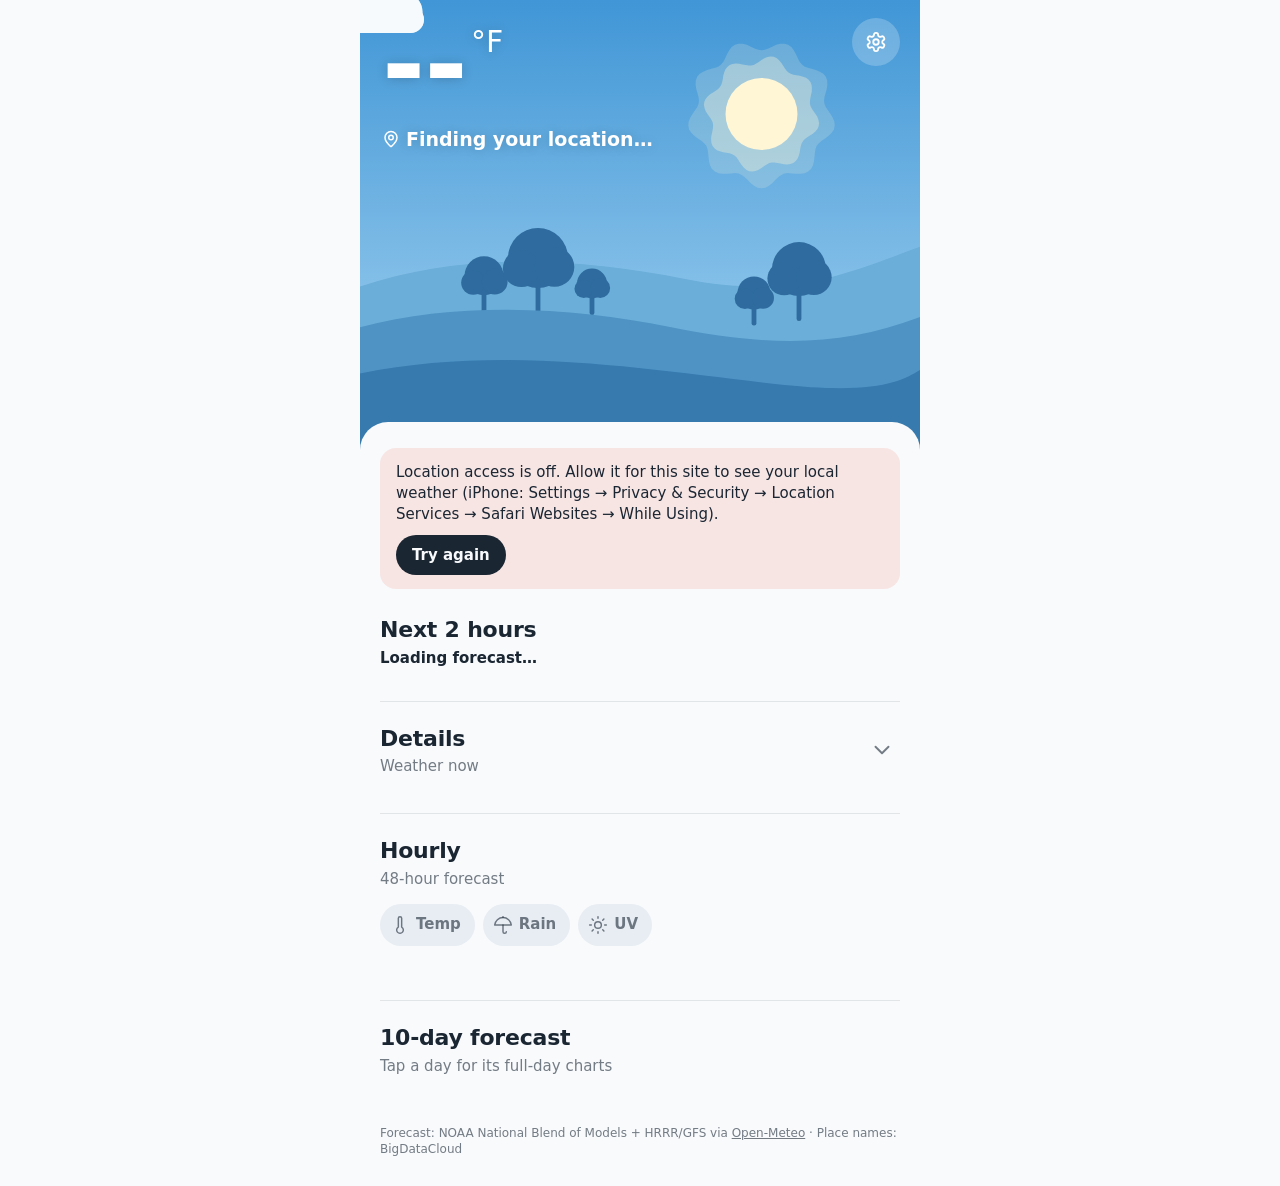
<file: sky/index.html>
<!doctype html>
<html lang="en">
<head>
  <meta charset="utf-8">
  <!-- viewport-fit=cover: the sky scene draws under the status bar / notch -->
  <meta name="viewport" content="width=device-width, initial-scale=1, viewport-fit=cover">
  <title>Sky</title>
  <meta name="description" content="Clean, accurate local weather">

  <link rel="manifest" href="manifest.json">
  <meta name="mobile-web-app-capable" content="yes">
  <meta name="apple-mobile-web-app-capable" content="yes">
  <meta name="apple-mobile-web-app-title" content="Sky">
  <!-- Translucent: white status-bar text over the sky scene -->
  <meta name="apple-mobile-web-app-status-bar-style" content="black-translucent">
  <meta name="theme-color" content="#2E8FE0" id="theme-color">
  <meta name="color-scheme" content="light dark">
  <link rel="apple-touch-icon" href="icons/apple-touch-icon.png">
  <link rel="icon" href="icons/icon.svg" type="image/svg+xml">
  <link rel="icon" href="icons/icon-192.png" type="image/png" sizes="192x192">

  <!-- Apply the saved color scheme before first paint (no flash). -->
  <script>
    try { document.documentElement.dataset.theme = JSON.parse(localStorage.getItem('sky.theme')) || 'classic'; }
    catch (e) { document.documentElement.dataset.theme = 'classic'; }
  </script>
  <link rel="stylesheet" href="../shared/tokens.css">
  <link rel="stylesheet" href="style.css">
  <script type="module" src="app.js"></script>
</head>
<body>
  <div class="app">
    <!-- ===== Sky scene + current conditions ===== -->
    <header class="hero">
      <div id="scene"></div>
      <div class="ptr" id="ptr" aria-hidden="true"></div>
      <div class="hero-content">
        <div class="hero-top">
          <div class="now">
            <div class="temp"><span id="temp">--</span><span class="deg">°F</span></div>
            <div class="place"><span id="place-icon"></span><span id="place">Finding your location…</span></div>
            <div class="cond" id="cond"></div>
          </div>
          <button class="round-btn" id="open-settings" type="button" aria-label="Settings"></button>
        </div>
        <div class="updated" id="updated" aria-live="polite"></div>
      </div>
    </header>

    <!-- ===== Bottom sheet ===== -->
    <main class="sheet">
      <div class="notice" id="notice" hidden>
        <p id="notice-text"></p>
        <button class="pill-btn" id="notice-retry" type="button">Try again</button>
      </div>

      <section class="section" id="rain-section" aria-labelledby="rain-title">
        <h2 id="rain-title">Next 2 hours</h2>
        <p class="sub" id="rain-summary">—</p>
        <div class="rain-strip" id="rain-strip"></div>
      </section>

      <section class="section" aria-labelledby="details-title">
        <button class="section-head toggle" id="details-toggle" type="button" aria-expanded="false" aria-controls="details-grid">
          <span>
            <h2 id="details-title">Details</h2>
            <span class="sub">Weather now</span>
          </span>
          <span class="chevron" id="details-chevron"></span>
        </button>
        <div class="details" id="details-grid"></div>
      </section>

      <section class="section" aria-labelledby="hourly-title">
        <h2 id="hourly-title">Hourly</h2>
        <p class="sub">48-hour forecast</p>
        <div class="modes" role="radiogroup" aria-label="Hourly chart">
          <button type="button" role="radio" data-mode="temp" class="mode-btn"><span class="mi" data-icon="thermometer"></span>Temp</button>
          <button type="button" role="radio" data-mode="precip" class="mode-btn"><span class="mi" data-icon="umbrella"></span>Rain</button>
          <button type="button" role="radio" data-mode="uv" class="mode-btn"><span class="mi" data-icon="uv"></span>UV</button>
        </div>
        <div class="legend" id="hourly-legend"></div>
        <div class="hourly-scroll" id="hourly"></div>
      </section>

      <section class="section" aria-labelledby="daily-title">
        <h2 id="daily-title">10-day forecast</h2>
        <p class="sub">Tap a day for its full-day charts</p>
        <ul class="days" id="days"></ul>
      </section>

      <footer class="credits" id="credits">
        Forecast: NOAA National Blend of Models + HRRR/GFS via
        <a href="https://open-meteo.com/" target="_blank" rel="noopener">Open-Meteo</a> ·
        Place names: BigDataCloud
      </footer>
    </main>
  </div>

  <!-- ===== Settings ===== -->
  <dialog class="settings" id="settings" aria-labelledby="settings-title">
    <div class="settings-body">
      <div class="settings-head">
        <h2 id="settings-title">Settings</h2>
        <button class="icon-btn" id="close-settings" type="button" aria-label="Close"></button>
      </div>

      <h3>Color scheme</h3>
      <div class="themes" id="themes" role="radiogroup" aria-label="Color scheme"></div>

      <h3>Forecast</h3>
      <button class="wide-btn" id="refresh" type="button"><span id="refresh-icon"></span><span id="refresh-label">Refresh now</span></button>
      <p class="fine">Tip: you can also pull down on the main screen to refresh.</p>
    </div>
  </dialog>

  <!-- ===== Day view (full screen) ===== -->
  <dialog class="day-sheet" id="day-sheet" aria-labelledby="ds-title">
    <div class="ds-inner">
      <div class="ds-head">
        <button class="ds-close" id="ds-close" type="button" aria-label="Close"></button>
        <h2 class="ds-title" id="ds-title">Conditions</h2>
        <label class="ds-metric"><span id="ds-metric-icon"></span>
          <select id="ds-metric" aria-label="Chart">
            <option value="temp">Temperature</option>
            <option value="precip">Precipitation</option>
            <option value="uv">UV Index</option>
            <option value="humidity">Humidity</option>
          </select>
        </label>
      </div>
      <div class="ds-days" id="ds-days" role="tablist" aria-label="Day"></div>
      <div id="ds-swipe">
        <p class="ds-date" id="ds-date"></p>
        <div class="ds-readout" id="ds-readout" aria-live="polite"></div>
      </div>
      <div class="ds-chart" id="ds-chart"></div>
      <div class="ds-toggle" id="ds-toggle" role="radiogroup" aria-label="Temperature type">
        <button type="button" role="radio" data-series="actual" aria-checked="true">Actual</button>
        <button type="button" role="radio" data-series="feels" aria-checked="false">Feels Like</button>
      </div>
      <p class="ds-desc" id="ds-desc"></p>
      <p class="ds-hint">Press and hold the chart to see each hour.</p>
      <div class="ds-facts" id="ds-facts"></div>
    </div>
  </dialog>
</body>
</html>
</file>
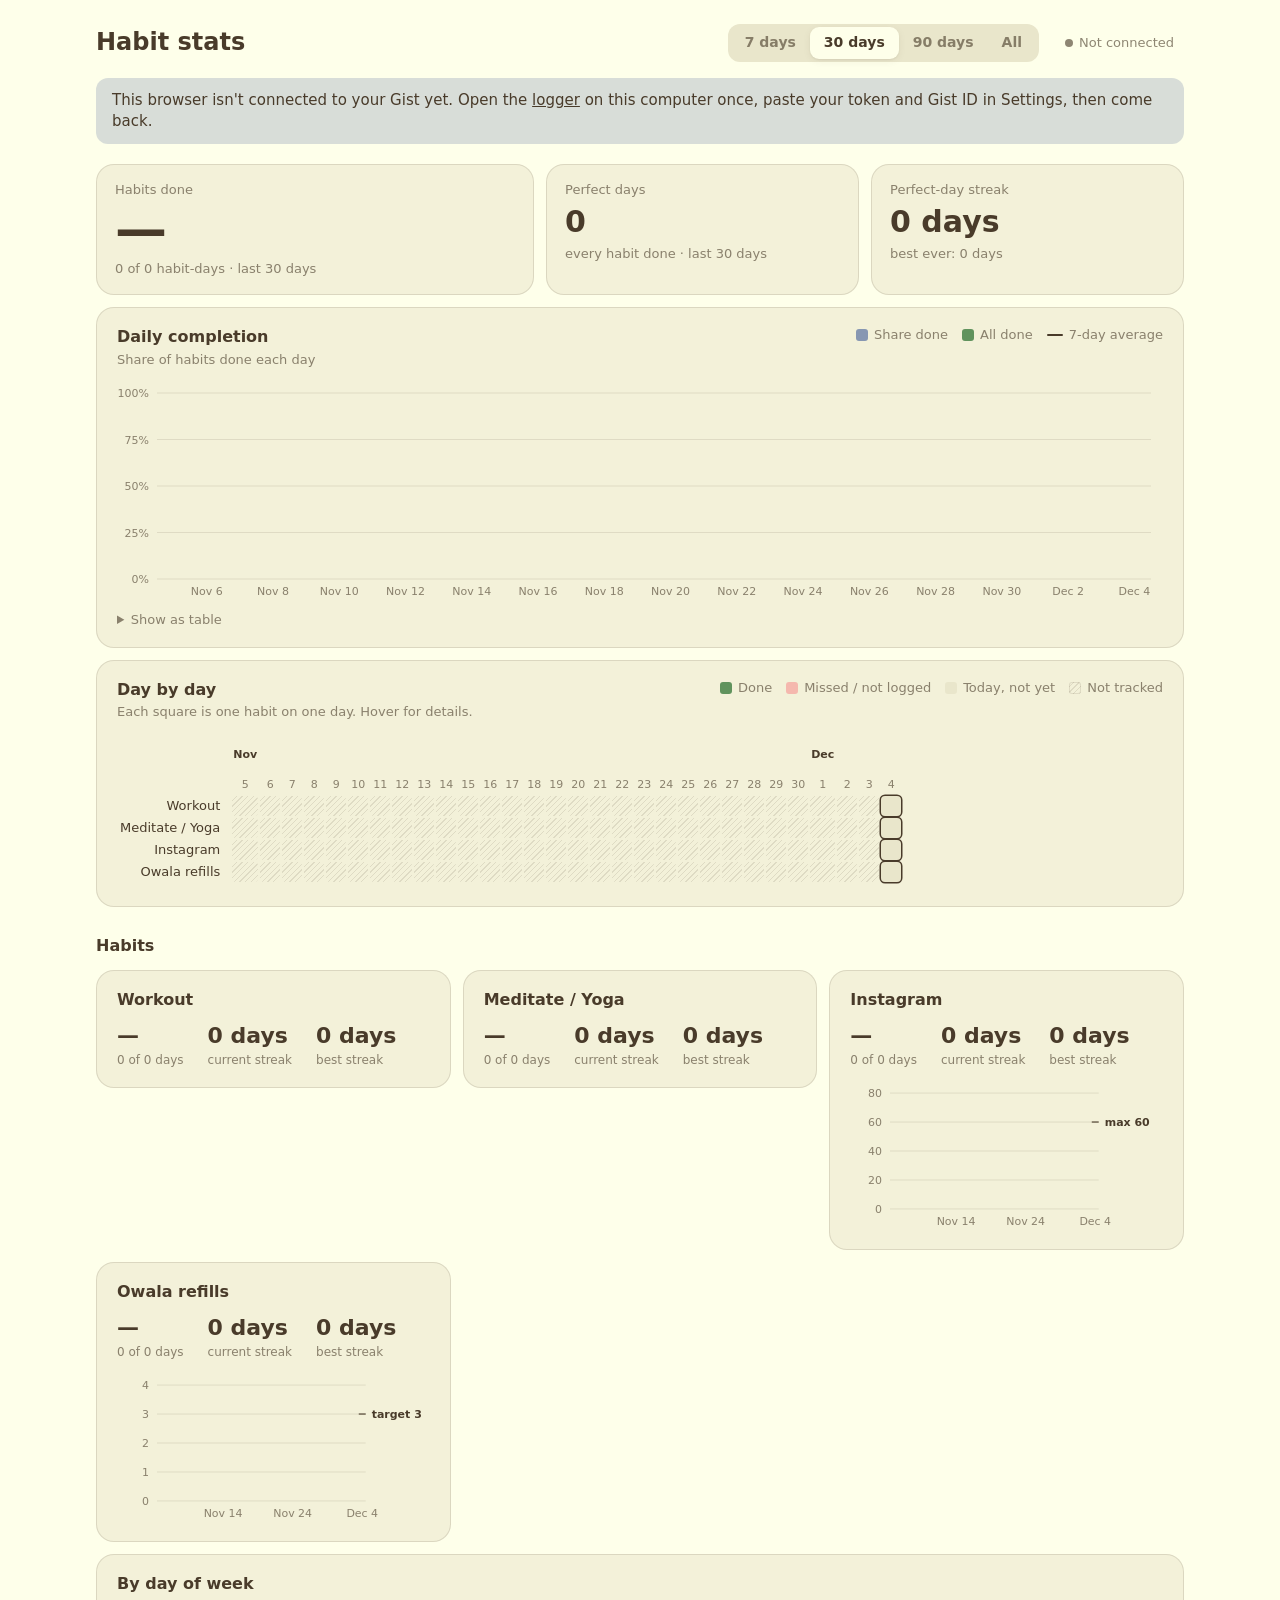
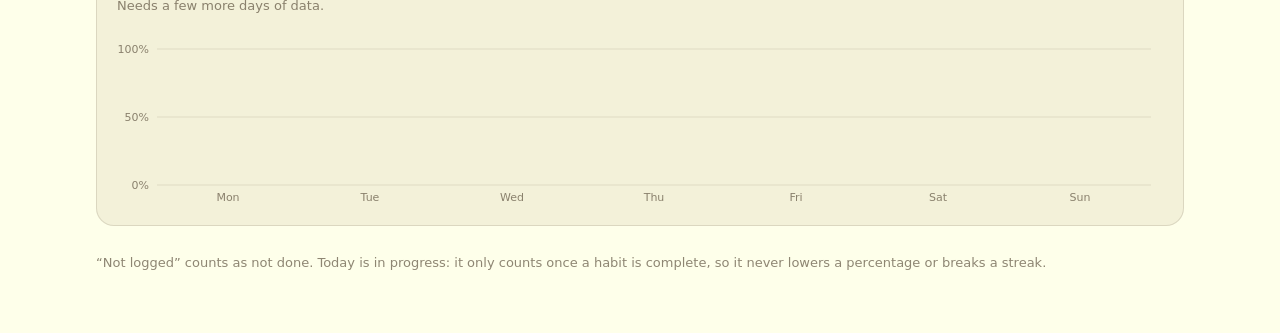
<file: dashboard.html>
<!doctype html>
<html lang="en">
<head>
  <meta charset="utf-8">
  <meta name="viewport" content="width=device-width, initial-scale=1">
  <title>Habit Stats</title>
  <meta name="description" content="Habit progress over time">
  <meta name="color-scheme" content="light dark">
  <link rel="icon" href="icons/icon.svg" type="image/svg+xml">
  <link rel="stylesheet" href="tokens.css">
  <link rel="stylesheet" href="dashboard.css">
  <script type="module" src="dashboard.js"></script>
</head>
<body>
  <div class="page">
    <header class="top">
      <h1>Habit stats</h1>
      <!-- One filter row scopes every chart on the page. -->
      <div class="range" role="radiogroup" aria-label="Time range" id="range">
        <button type="button" role="radio" data-range="7">7 days</button>
        <button type="button" role="radio" data-range="30">30 days</button>
        <button type="button" role="radio" data-range="90">90 days</button>
        <button type="button" role="radio" data-range="all">All</button>
      </div>
      <button class="sync-pill" id="sync-pill" type="button" title="Sync now">
        <span class="sync-dot"></span><span class="sync-text">…</span>
      </button>
    </header>

    <p class="banner" id="setup-banner" hidden>
      This browser isn't connected to your Gist yet. Open the <a href="./">logger</a>
      on this computer once, paste your token and Gist ID in Settings, then come back.
    </p>

    <section class="summary" id="summary"></section>

    <section class="card">
      <div class="card-head">
        <div>
          <h2>Daily completion</h2>
          <p class="sub" id="daily-sub"></p>
        </div>
        <div class="legend" id="daily-legend"></div>
      </div>
      <div class="chart" id="daily-chart"></div>
      <details class="table-view">
        <summary>Show as table</summary>
        <div id="daily-table"></div>
      </details>
    </section>

    <section class="card">
      <div class="card-head">
        <div>
          <h2>Day by day</h2>
          <p class="sub">Each square is one habit on one day. Hover for details.</p>
        </div>
        <div class="legend" id="grid-legend"></div>
      </div>
      <div class="grid-scroll" id="grid-scroll"></div>
    </section>

    <h2 class="section-title">Habits</h2>
    <section class="habit-cards" id="habit-cards"></section>

    <section class="card">
      <div class="card-head">
        <div>
          <h2>By day of week</h2>
          <p class="sub" id="weekday-sub"></p>
        </div>
      </div>
      <div class="chart" id="weekday-chart"></div>
    </section>

    <p class="footnote">
      “Not logged” counts as not done. Today is in progress: it only counts once a
      habit is complete, so it never lowers a percentage or breaks a streak.
    </p>
  </div>
  <div class="tooltip" id="tooltip" role="tooltip" hidden></div>
</body>
</html>
</file>
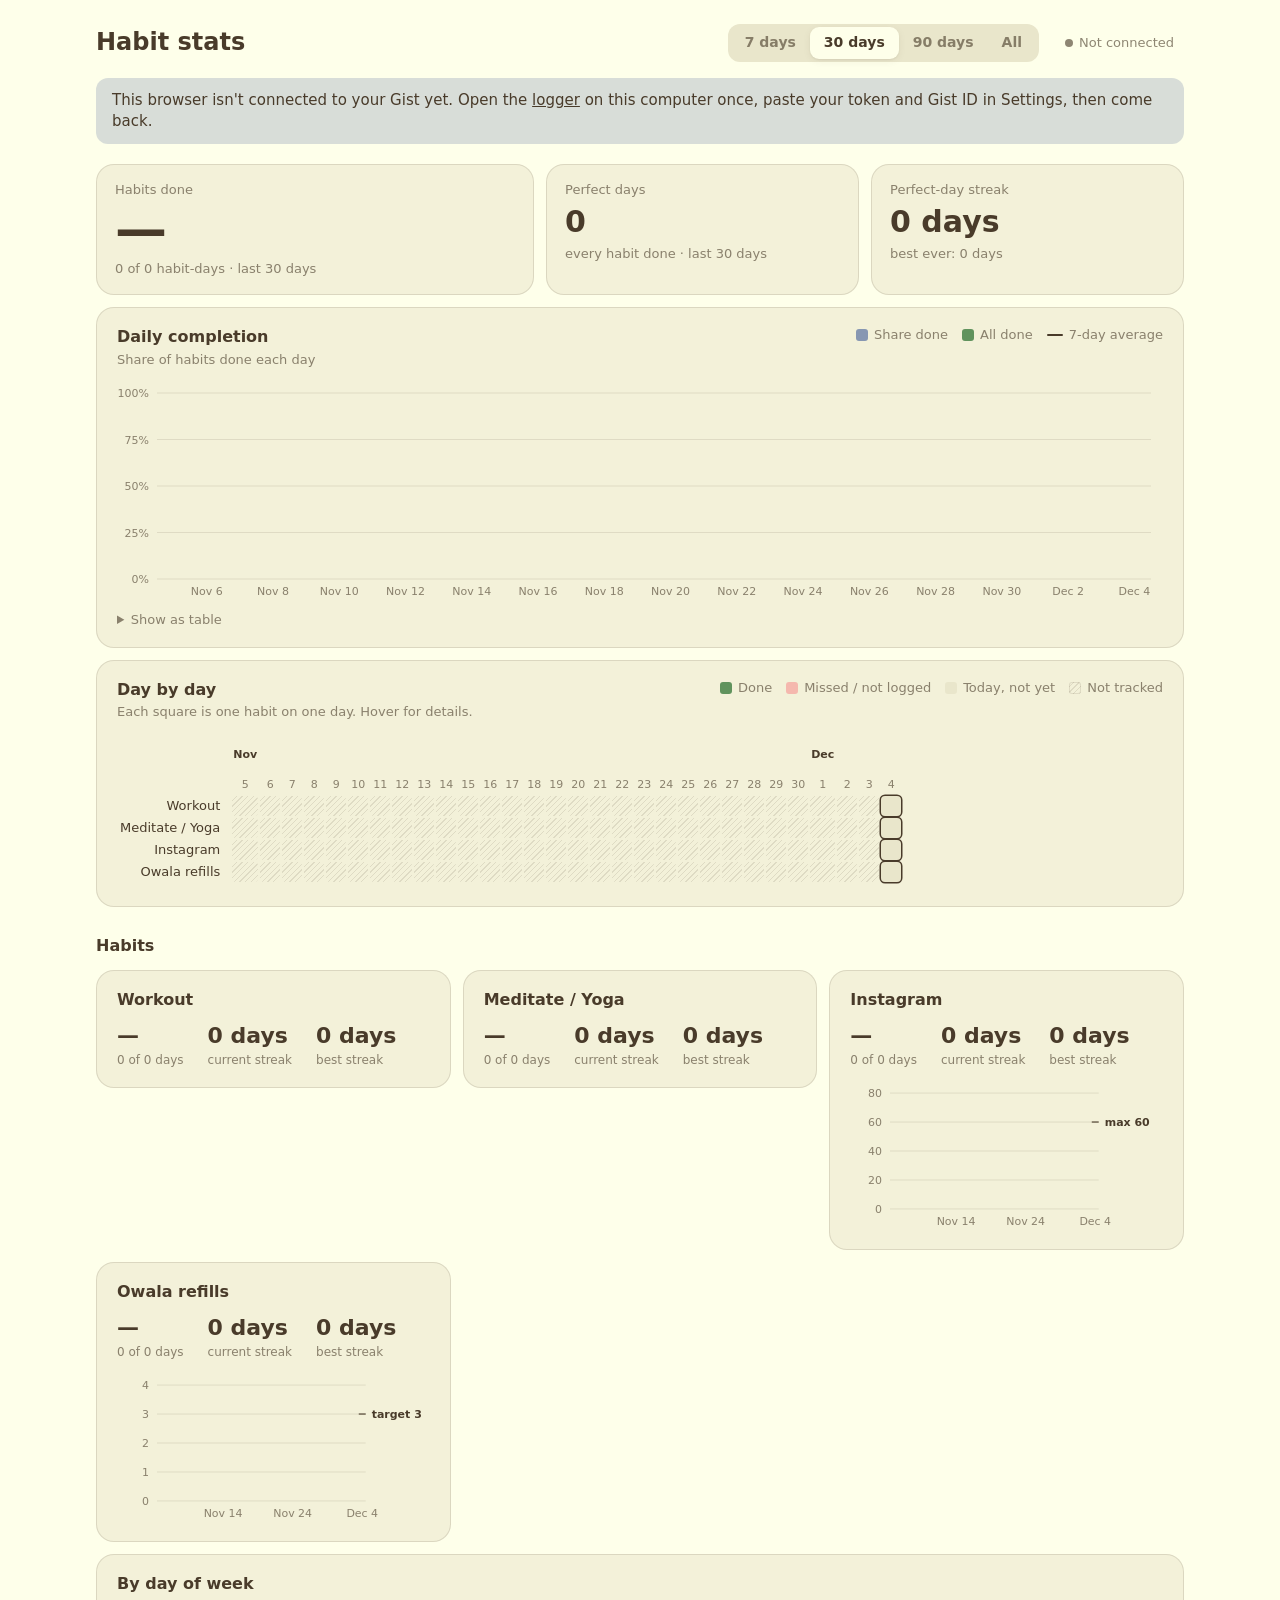
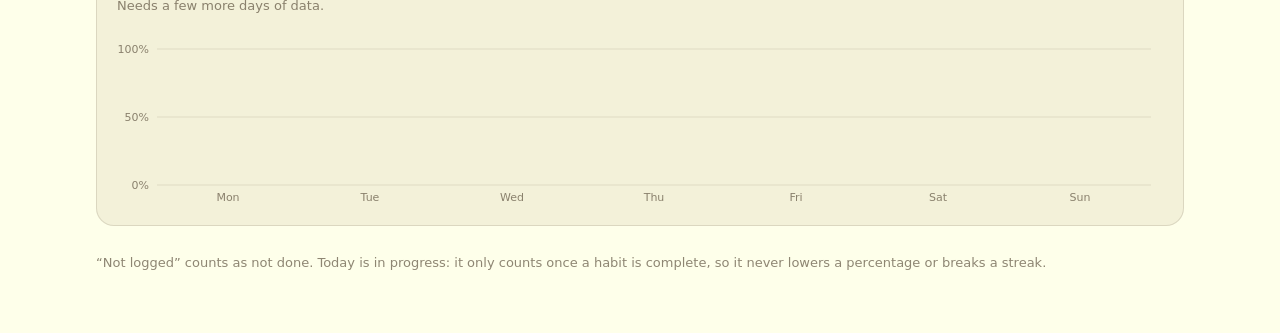
<file: habits/dashboard.html>
<!doctype html>
<html lang="en">
<head>
  <meta charset="utf-8">
  <meta name="viewport" content="width=device-width, initial-scale=1">
  <title>Habit Stats</title>
  <meta name="description" content="Habit progress over time">
  <meta name="color-scheme" content="light dark">
  <link rel="icon" href="icons/icon.svg" type="image/svg+xml">
  <link rel="stylesheet" href="../shared/tokens.css">
  <link rel="stylesheet" href="dashboard.css">
  <script type="module" src="dashboard.js"></script>
</head>
<body>
  <div class="page">
    <header class="top">
      <h1>Habit stats</h1>
      <!-- One filter row scopes every chart on the page. -->
      <div class="range" role="radiogroup" aria-label="Time range" id="range">
        <button type="button" role="radio" data-range="7">7 days</button>
        <button type="button" role="radio" data-range="30">30 days</button>
        <button type="button" role="radio" data-range="90">90 days</button>
        <button type="button" role="radio" data-range="all">All</button>
      </div>
      <button class="sync-pill" id="sync-pill" type="button" title="Sync now">
        <span class="sync-dot"></span><span class="sync-text">…</span>
      </button>
    </header>

    <p class="banner" id="setup-banner" hidden>
      This browser isn't connected to your Gist yet. Open the <a href="./">logger</a>
      on this computer once, paste your token and Gist ID in Settings, then come back.
    </p>

    <section class="summary" id="summary"></section>

    <section class="card">
      <div class="card-head">
        <div>
          <h2>Daily completion</h2>
          <p class="sub" id="daily-sub"></p>
        </div>
        <div class="legend" id="daily-legend"></div>
      </div>
      <div class="chart" id="daily-chart"></div>
      <details class="table-view">
        <summary>Show as table</summary>
        <div id="daily-table"></div>
      </details>
    </section>

    <section class="card">
      <div class="card-head">
        <div>
          <h2>Day by day</h2>
          <p class="sub">Each square is one habit on one day. Hover for details.</p>
        </div>
        <div class="legend" id="grid-legend"></div>
      </div>
      <div class="grid-scroll" id="grid-scroll"></div>
    </section>

    <h2 class="section-title">Habits</h2>
    <section class="habit-cards" id="habit-cards"></section>

    <section class="card">
      <div class="card-head">
        <div>
          <h2>By day of week</h2>
          <p class="sub" id="weekday-sub"></p>
        </div>
      </div>
      <div class="chart" id="weekday-chart"></div>
    </section>

    <p class="footnote">
      “Not logged” counts as not done. Today is in progress: it only counts once a
      habit is complete, so it never lowers a percentage or breaks a streak.
    </p>
  </div>
  <div class="tooltip" id="tooltip" role="tooltip" hidden></div>
</body>
</html>
</file>
<file: shared/tokens.css>
/* tokens.css — the site-wide palette, shared by every app (link it as
 * ../shared/tokens.css). Change colors here only.
 *
 * Palette:  brown #493B2A · cream #FEFFEA · green #60935D (done)
 *           slate #8797B2 (progress) · coral #EE6352 (not done / over / error)
 */

:root {
  --bg: #FEFFEA;
  --surface: #F3F1D9;
  --surface-2: #E9E6CB;
  --text: #493B2A;
  --muted: rgba(73, 59, 42, 0.62);
  --border: rgba(73, 59, 42, 0.14);
  --done: #60935D;
  --on-done: #FEFFEA;
  --progress: #8797B2;
  --progress-tint: rgba(135, 151, 178, 0.32);
  --miss: #EE6352;
  --miss-tint: rgba(238, 99, 82, 0.14);
  --radius: 18px;
  --gutter: 16px;
  --shadow: 0 1px 2px rgba(73, 59, 42, 0.08), 0 2px 8px rgba(73, 59, 42, 0.06);
  /* Dashboard: grid cells & chart chrome. --miss-cell is a much lighter
   * coral than --done so the two differ in lightness, not just hue
   * (validated for red-green colorblindness). */
  --miss-cell: #F5B8AE;
  --pending-cell: #E9E6CB;
  --gridline: rgba(73, 59, 42, 0.12);
  color-scheme: light dark;
}

@media (prefers-color-scheme: dark) {
  :root {
    --bg: #2B231A;
    --surface: #3A2F22;
    --surface-2: #493B2A;
    --text: #FEFFEA;
    --muted: rgba(254, 255, 234, 0.6);
    --border: rgba(254, 255, 234, 0.12);
    --done: #5C8E59;
    --progress-tint: rgba(135, 151, 178, 0.28);
    --miss-tint: rgba(238, 99, 82, 0.2);
    --shadow: none;
    --miss-cell: #7A3B33;
    --pending-cell: #493B2A;
    --gridline: rgba(254, 255, 234, 0.12);
  }
}
</file>
<file: _template/style.css>
/* style.css — app styles. Colors come from ../shared/tokens.css
 * (--bg, --surface, --text, --muted, --border, --done, --progress, --miss …). */

* { box-sizing: border-box; }

html { -webkit-text-size-adjust: 100%; }

body {
  margin: 0;
  background: var(--bg);
  color: var(--text);
  font-family: -apple-system, BlinkMacSystemFont, "Segoe UI", Roboto, system-ui, sans-serif;
  font-size: 17px;
  line-height: 1.4;
  -webkit-tap-highlight-color: transparent;
}

button, input, select { font: inherit; color: inherit; }
[hidden] { display: none !important; }

/* Pad away from the notch, rounded corners and home indicator. */
.view {
  max-width: 560px;
  margin: 0 auto;
  min-height: 100dvh;
  padding:
    calc(env(safe-area-inset-top) + 8px)
    calc(env(safe-area-inset-right) + var(--gutter))
    calc(env(safe-area-inset-bottom) + 24px)
    calc(env(safe-area-inset-left) + var(--gutter));
}

.topbar { display: flex; align-items: center; gap: 8px; min-height: 48px; }
.topbar h1 { flex: 1; text-align: center; font-size: 18px; margin: 0; }
.home, .spacer { width: 72px; }
.home { color: var(--muted); text-decoration: none; font-size: 15px; }

.card {
  margin-top: 16px;
  padding: 16px;
  border: 1px solid var(--border);
  border-radius: var(--radius);
  background: var(--surface);
  box-shadow: var(--shadow);
}

/* Tap targets of at least 48px for one-handed phone use. */
.btn {
  min-height: 48px;
  padding: 8px 18px;
  border: 1.5px solid var(--border);
  border-radius: 12px;
  background: var(--bg);
  font-weight: 600;
  cursor: pointer;
}
.btn.primary { background: var(--text); color: var(--bg); border-color: var(--text); }
</file>
<file: campus/style.css>
/* style.css — Campus. Three color schemes (data-theme on <html>):
 *   vt      Chicago Maroon + Burnt Orange
 *   earthy  the site palette from ../shared/tokens.css
 *   neutral clean white/gray; color comes from route colors & crowd levels
 */

/* Earthy (defaults come from tokens.css) */
:root {
  --accent: #60935D;
  --accent-soft: rgba(96, 147, 93, 0.14);
  --on-accent: #FEFFEA;
  --card: var(--surface);
  /* Crowd / status colors — always paired with a text label */
  --quiet: #3E9B5F;
  --moderate: #D49A1E;
  --busy: #D5503F;
  --tab-h: 64px;
}
@media (prefers-color-scheme: dark) {
  :root { --accent: #7DB27A; --accent-soft: rgba(125, 178, 122, 0.16); --on-accent: #1C1A12; --quiet: #5BB97A; --moderate: #E3AE3A; --busy: #E8705F; }
}

:root[data-theme="vt"] {
  --bg: #FAF7F6; --card: #FFFFFF; --surface-2: #F2EAE7; --text: #2A1119;
  --muted: rgba(42, 17, 25, 0.6); --border: rgba(42, 17, 25, 0.1);
  --accent: #861F41; --accent-soft: rgba(134, 31, 65, 0.1); --on-accent: #FFFFFF;
  --accent-2: #E5751F;
}
:root[data-theme="neutral"] {
  --bg: #F5F6F8; --card: #FFFFFF; --surface-2: #EBEDF1; --text: #14171C;
  --muted: rgba(20, 23, 28, 0.58); --border: rgba(20, 23, 28, 0.1);
  --accent: #14171C; --accent-soft: rgba(20, 23, 28, 0.07); --on-accent: #FFFFFF;
}
@media (prefers-color-scheme: dark) {
  :root[data-theme="vt"] {
    --bg: #160D10; --card: #22151A; --surface-2: #2E1D23; --text: #F7ECEF;
    --muted: rgba(247, 236, 239, 0.6); --border: rgba(247, 236, 239, 0.1);
    --accent: #D2557D; --accent-soft: rgba(210, 85, 125, 0.16); --on-accent: #160D10;
    --accent-2: #F0893C;
  }
  :root[data-theme="neutral"] {
    --bg: #0E1013; --card: #181B20; --surface-2: #22262C; --text: #EEF0F3;
    --muted: rgba(238, 240, 243, 0.6); --border: rgba(238, 240, 243, 0.1);
    --accent: #EEF0F3; --accent-soft: rgba(238, 240, 243, 0.08); --on-accent: #0E1013;
  }
}

* { box-sizing: border-box; }
html { -webkit-text-size-adjust: 100%; }
body {
  margin: 0;
  background: var(--bg);
  color: var(--text);
  font-family: -apple-system, BlinkMacSystemFont, "Segoe UI", Roboto, system-ui, sans-serif;
  font-size: 16px;
  line-height: 1.4;
  -webkit-tap-highlight-color: transparent;
}
button, input { font: inherit; color: inherit; }
button { cursor: pointer; }
[hidden] { display: none !important; }
.icon { display: block; flex: none; }
[data-icon] { display: inline-flex; }

.app { max-width: 600px; margin: 0 auto; min-height: 100dvh; }

/* ---------- Top bar ---------- */
.topbar {
  position: sticky; top: 0; z-index: 5;
  display: flex; justify-content: space-between; align-items: center;
  padding: calc(env(safe-area-inset-top) + 12px) calc(env(safe-area-inset-right) + 16px) 10px calc(env(safe-area-inset-left) + 16px);
  background: var(--bg);
}
.topbar h1 { font-size: 30px; margin: 0; letter-spacing: -0.02em; }
.updated { margin: 0; font-size: 13px; color: var(--muted); min-height: 18px; }
.icon-btn {
  width: 44px; height: 44px; flex: none;
  display: grid; place-items: center;
  border: 0; border-radius: 50%;
  background: var(--surface-2); color: var(--text);
}

/* ---------- Panels ---------- */
.panel {
  padding: 4px calc(env(safe-area-inset-right) + 16px) calc(var(--tab-h) + env(safe-area-inset-bottom) + 24px) calc(env(safe-area-inset-left) + 16px);
}
.section-head { display: flex; justify-content: space-between; align-items: center; margin: 22px 0 10px; }
.section-head h2 { font-size: 19px; margin: 0; }
.fine { font-size: 13px; color: var(--muted); margin: 16px 2px 0; }
.summary { font-size: 15px; color: var(--muted); margin: 0 0 8px; }
.empty { color: var(--muted); font-size: 15px; padding: 14px 4px; margin: 0; }

.btn {
  display: inline-flex; align-items: center; gap: 6px;
  min-height: 44px; padding: 8px 16px;
  border: 0; border-radius: 12px;
  background: var(--accent); color: var(--on-accent);
  font-weight: 600; font-size: 15px;
}
.btn.small { min-height: 36px; padding: 6px 12px; font-size: 14px; background: var(--accent-soft); color: var(--accent); }

.card {
  background: var(--card);
  border: 1px solid var(--border);
  border-radius: 18px;
  padding: 14px 16px;
  margin-bottom: 10px;
}

.setup { background: var(--accent-soft); border-radius: 18px; padding: 16px; margin-top: 12px; }
.setup h2 { font-size: 17px; margin: 0 0 6px; }
.setup p { margin: 0 0 12px; font-size: 15px; }

/* ---------- Segmented control ---------- */
.segmented { display: flex; padding: 3px; border-radius: 12px; background: var(--surface-2); }
.segmented button {
  flex: 1; display: inline-flex; justify-content: center; align-items: center; gap: 6px;
  min-height: 38px; border: 0; border-radius: 9px; background: none;
  color: var(--muted); font-weight: 600; font-size: 15px;
}
.segmented button[aria-checked="true"] { background: var(--card); color: var(--text); box-shadow: 0 1px 3px rgba(0, 0, 0, 0.1); }

/* ---------- Stops & departures ---------- */
.stop-head { display: flex; align-items: flex-start; gap: 10px; }
.stop-head .info { flex: 1; min-width: 0; }
.stop-name { font-weight: 650; font-size: 17px; }
.stop-meta { font-size: 13px; color: var(--muted); }
.star-btn { width: 40px; height: 40px; margin: -6px -8px 0 0; display: grid; place-items: center; border: 0; background: none; color: var(--muted); border-radius: 50%; }
.star-btn[aria-pressed="true"] { color: var(--accent-2, var(--accent)); }
.deps { list-style: none; margin: 10px 0 0; padding: 0; }
.dep { display: flex; align-items: center; gap: 10px; min-height: 40px; border-top: 1px solid var(--border); }
.dep .route-name { flex: 1; min-width: 0; font-size: 14px; color: var(--muted); white-space: nowrap; overflow: hidden; text-overflow: ellipsis; }
.dep .eta { font-weight: 700; font-size: 17px; font-variant-numeric: tabular-nums; }
.dep .eta.due { color: var(--accent); }
.dep .at { width: 70px; text-align: right; font-size: 13px; color: var(--muted); font-variant-numeric: tabular-nums; }
.route-chip {
  display: inline-grid; place-items: center;
  min-width: 46px; height: 26px; padding: 0 8px;
  border-radius: 8px;
  font-size: 13px; font-weight: 700; letter-spacing: 0.02em;
}
.chips { display: flex; flex-wrap: wrap; gap: 4px; margin-top: 6px; }
.chips .route-chip { min-width: 0; height: 20px; font-size: 11px; padding: 0 6px; border-radius: 6px; }

/* ---------- Map ---------- */
.map-wrap {
  position: relative;
  /* Fill the space between the header + view toggle and the tab bar. */
  height: calc(100dvh - 250px - env(safe-area-inset-top) - env(safe-area-inset-bottom));
  min-height: 320px;
  margin-top: 12px;
  border-radius: 18px;
  overflow: hidden;
  border: 1px solid var(--border);
}
#bus-map { position: absolute; inset: 0; background: var(--surface-2); }
.map-locate {
  position: absolute; right: 12px; bottom: 40px; z-index: 5;
  width: 44px; height: 44px; display: grid; place-items: center;
  border: 0; border-radius: 50%;
  background: var(--card); color: var(--text);
  box-shadow: 0 2px 8px rgba(0, 0, 0, 0.2);
}
/* Bus marker: route-colored dot with the route code, plus a small arrow
 * that rotates to the bus's heading. */
.bus-icon { position: relative; width: 44px; height: 44px; cursor: pointer; }
.bus-heading { position: absolute; inset: 0; transition: transform 0.6s ease; }
.bus-heading i {
  position: absolute; left: 50%; top: -1px; margin-left: -6px;
  width: 0; height: 0;
  border-left: 6px solid transparent; border-right: 6px solid transparent;
  border-bottom: 8px solid;
  filter: drop-shadow(0 0 1px #fff) drop-shadow(0 0 1px #fff);
}
.bus-dot {
  position: absolute; left: 7px; top: 7px;
  width: 30px; height: 30px; border-radius: 50%;
  display: grid; place-items: center;
  font: 800 10px/1 -apple-system, BlinkMacSystemFont, "Segoe UI", system-ui, sans-serif;
  letter-spacing: 0.02em;
  border: 2.5px solid #fff;
  box-shadow: 0 2px 6px rgba(0, 0, 0, 0.3);
}
/* Blue "you are here" dot with a soft pulse, like Apple Maps. */
.me-marker {
  width: 18px; height: 18px; border-radius: 50%;
  background: #0A84FF; border: 3px solid #fff;
  box-shadow: 0 1px 4px rgba(0, 0, 0, 0.3);
  animation: me-pulse 2.4s ease-out infinite;
}
@keyframes me-pulse {
  0% { box-shadow: 0 0 0 0 rgba(10, 132, 255, 0.45), 0 1px 4px rgba(0, 0, 0, 0.3); }
  100% { box-shadow: 0 0 0 18px rgba(10, 132, 255, 0), 0 1px 4px rgba(0, 0, 0, 0.3); }
}
.stop-marker { width: 12px; height: 12px; border-radius: 50%; background: #fff; border: 3px solid var(--accent); box-shadow: 0 1px 3px rgba(0, 0, 0, 0.3); }
/* Direction chevron on the route ahead */
.route-arrow { width: 14px; height: 14px; display: grid; place-items: center; }
.route-arrow::before {
  content: ""; width: 0; height: 0;
  border-left: 5px solid transparent; border-right: 5px solid transparent;
  border-bottom: 8px solid currentColor;
  filter: drop-shadow(0 0 1.5px #fff);
}

/* MapLibre chrome restyled to match the app */
.maplibregl-map { font: inherit; }
.bus-popup .maplibregl-popup-content {
  padding: 12px 14px;
  border-radius: 16px;
  background: var(--card); color: var(--text);
  box-shadow: 0 8px 28px rgba(0, 0, 0, 0.22);
  font-size: 14px; line-height: 1.35; min-width: 170px;
}
.bus-popup.maplibregl-popup-anchor-bottom .maplibregl-popup-tip { border-top-color: var(--card); }
.bus-popup.maplibregl-popup-anchor-top .maplibregl-popup-tip { border-bottom-color: var(--card); }
.bus-popup.maplibregl-popup-anchor-left .maplibregl-popup-tip { border-right-color: var(--card); }
.bus-popup.maplibregl-popup-anchor-right .maplibregl-popup-tip { border-left-color: var(--card); }
.pop-title { display: flex; align-items: center; gap: 8px; font-weight: 650; font-size: 15px; }
.pop-row { margin-top: 6px; }
.pop-row:empty { display: none; }
.pop-age { margin-top: 6px; color: var(--muted); font-size: 13px; font-variant-numeric: tabular-nums; }
@media (prefers-reduced-motion: reduce) { .me-marker { animation: none; } .bus-heading { transition: none; } }

/* ---------- Gym ---------- */
.gym-card .row1 { display: flex; justify-content: space-between; align-items: baseline; gap: 10px; }
.gym-card .fac { font-weight: 650; font-size: 18px; }
.gym-card .pct { font-size: 34px; font-weight: 700; letter-spacing: -0.02em; }
.level { display: inline-flex; align-items: center; gap: 6px; font-weight: 600; font-size: 15px; }
.level::before { content: ""; width: 10px; height: 10px; border-radius: 50%; background: var(--lvl); }
.quiet { --lvl: var(--quiet); }
.moderate { --lvl: var(--moderate); }
.busy { --lvl: var(--busy); }
.meter { height: 10px; margin: 10px 0 8px; border-radius: 5px; background: var(--surface-2); overflow: hidden; }
.meter span { display: block; height: 100%; border-radius: 5px; background: var(--lvl); }
.gym-card .meta { display: flex; justify-content: space-between; gap: 10px; flex-wrap: wrap; font-size: 14px; color: var(--muted); }
.gym-hours {
  display: flex; align-items: center; gap: 6px; flex-wrap: wrap;
  margin-top: 10px; padding-top: 10px; border-top: 1px solid var(--border);
  font-size: 14px;
}
.gym-hours .icon { color: var(--muted); }
.gym-hours b { margin-left: auto; font-weight: 600; }
.gym-hours b.open { color: var(--quiet); }
.gym-hours b.closed { color: var(--muted); }

/* ---------- Dining: one collapsible card per hall ---------- */
.hall { padding: 0; overflow: hidden; }
.hall-head {
  width: 100%; display: flex; align-items: center; gap: 10px;
  padding: 14px 16px; border: 0; background: none; text-align: left;
}
.hall-info { flex: 1; min-width: 0; }
.hall-name { display: flex; align-items: baseline; gap: 8px; font-weight: 700; font-size: 18px; }
.hall-dist { font-weight: 500; font-size: 13px; color: var(--muted); }
.hall-sum { display: block; font-size: 14px; font-weight: 600; margin-top: 2px; }
.hall-sum.open { color: var(--quiet); }
.hall-sum.later { color: var(--text); }
.hall-sum.closed { color: var(--muted); font-weight: 500; }
.hall .chev { color: var(--muted); transition: transform 0.2s; }
.hall.expanded .chev { transform: rotate(180deg); }
.venues { list-style: none; margin: 0; padding: 0 16px 6px; }
.venue { display: flex; align-items: center; gap: 12px; padding: 12px 0; border-top: 1px solid var(--border); }
.venue.is-closed { opacity: 0.55; }
.venue .info { flex: 1; min-width: 0; }
.venue .name { font-weight: 650; }
.venue .hours { font-size: 13px; color: var(--muted); margin-top: 2px; }
.venue .status { text-align: right; font-size: 14px; font-weight: 600; white-space: nowrap; }
.venue .status.open { color: var(--quiet); }
.venue .status.soon { color: var(--moderate); }
.venue .status.later { color: var(--text); }
.venue .status.closed { color: var(--muted); font-weight: 500; }
.venue .status small { display: block; font-weight: 500; color: var(--muted); }
.menu-link { width: 40px; height: 40px; display: grid; place-items: center; border-radius: 50%; color: var(--accent); background: var(--accent-soft); flex: none; }

/* ---------- Tab bar ---------- */
.tabbar {
  position: fixed; left: 0; right: 0; bottom: 0; z-index: 10;
  display: flex; justify-content: center;
  padding: 6px env(safe-area-inset-right) calc(env(safe-area-inset-bottom) + 6px) env(safe-area-inset-left);
  background: color-mix(in srgb, var(--bg) 88%, transparent);
  backdrop-filter: blur(12px); -webkit-backdrop-filter: blur(12px);
  border-top: 1px solid var(--border);
}
.tabbar button {
  flex: 1; max-width: 200px;
  display: flex; flex-direction: column; align-items: center; gap: 2px;
  min-height: 52px; border: 0; background: none;
  color: var(--muted); font-size: 12px; font-weight: 600;
}
.tabbar button[aria-selected="true"] { color: var(--accent); }

/* ---------- Bottom sheets (settings, add stop) ---------- */
.sheet {
  width: 100%; max-width: 600px; max-height: 88dvh;
  margin: auto auto 0; padding: 0; border: 0;
  border-radius: 24px 24px 0 0;
  background: var(--bg); color: var(--text);
}
.sheet::backdrop { background: rgba(0, 0, 0, 0.4); }
.sheet-body { padding: 18px calc(env(safe-area-inset-right) + 18px) calc(env(safe-area-inset-bottom) + 24px) calc(env(safe-area-inset-left) + 18px); }
.sheet-head { display: flex; justify-content: space-between; align-items: center; }
.sheet-head h2 { font-size: 21px; margin: 0; }
.sheet h3 { font-size: 15px; color: var(--muted); margin: 22px 0 10px; }
.row { display: flex; gap: 8px; }
.row input, .search-field input {
  flex: 1; min-width: 0; min-height: 46px; padding: 8px 12px;
  border: 1.5px solid var(--border); border-radius: 12px;
  background: var(--card); font-size: 16px;
}
.msg { font-size: 14px; min-height: 1.3em; margin: 8px 0 0; }
.msg.ok { color: var(--quiet); }
.msg.error { color: var(--busy); }

.themes { display: grid; grid-template-columns: repeat(3, 1fr); gap: 10px; }
.theme-btn { padding: 10px; border: 2px solid var(--border); border-radius: 16px; background: var(--card); text-align: left; }
.theme-btn[aria-checked="true"] { border-color: var(--text); }
.swatches { display: flex; gap: 4px; margin-bottom: 8px; }
.swatches i { width: 22px; height: 22px; border-radius: 50%; box-shadow: inset 0 0 0 1px rgba(0, 0, 0, 0.12); }
.theme-btn span { font-weight: 600; font-size: 14px; }

.search-field { display: flex; align-items: center; gap: 8px; margin-top: 14px; color: var(--muted); }
.stop-results { list-style: none; margin: 10px 0 0; padding: 0; max-height: 55dvh; overflow-y: auto; }
.stop-results li { border-bottom: 1px solid var(--border); }
.stop-results button { width: 100%; display: flex; align-items: center; gap: 10px; padding: 10px 4px; border: 0; background: none; text-align: left; }
.stop-results .info { flex: 1; min-width: 0; }
.stop-results .added { color: var(--accent-2, var(--accent)); }

/* ---------- Directions ---------- */
#bus-trip { margin-top: 12px; }
.trip-form { position: relative; display: flex; align-items: center; gap: 8px; padding: 8px 10px 8px 14px; }
.trip-fields { flex: 1; min-width: 0; }
.trip-field { display: flex; align-items: center; gap: 10px; }
.trip-field + .trip-field { border-top: 1px solid var(--border); }
.trip-field input {
  flex: 1; min-width: 0; min-height: 46px;
  border: 0; background: none; font-size: 16px; outline: none;
}
.trip-field input::placeholder { color: var(--muted); }
.pin { width: 12px; height: 12px; flex: none; border-radius: 50%; border: 3px solid; }
.pin.from { border-color: #34A853; }
.pin.to { border-color: #EA4335; border-radius: 50% 50% 50% 0; transform: rotate(-45deg); }
.trip-form .swap { width: 40px; height: 40px; }
.suggest {
  position: absolute; left: 0; right: 0; top: calc(100% + 6px); z-index: 20;
  list-style: none; margin: 0; padding: 6px;
  background: var(--card); border: 1px solid var(--border); border-radius: 14px;
  box-shadow: 0 10px 30px rgba(0, 0, 0, 0.15);
  max-height: 300px; overflow-y: auto;
}
.suggest button { width: 100%; padding: 10px; border: 0; background: none; text-align: left; border-radius: 10px; font-size: 15px; }
.suggest button:hover, .suggest button:focus { background: var(--surface-2); }
.chips-row { display: flex; gap: 8px; flex-wrap: wrap; margin: 10px 0; }
.chips-row:empty { display: none; }
.chip { min-height: 36px; padding: 6px 14px; border: 1px solid var(--border); border-radius: 999px; background: var(--card); font-weight: 600; font-size: 14px; }
.btn.wide { width: 100%; justify-content: center; margin-top: 4px; }
.trip-head { font-weight: 650; margin: 18px 2px 10px; }
.trip-opt .opt-head { display: flex; justify-content: space-between; align-items: flex-start; gap: 10px; }
.opt-arrive { font-size: 19px; font-weight: 700; }
.opt-sub { font-size: 14px; color: var(--muted); }
.opt-total { font-size: 19px; font-weight: 700; white-space: nowrap; }
.opt-strip { display: flex; align-items: center; gap: 6px; margin: 10px 0; font-weight: 600; font-size: 14px; color: var(--muted); }
.opt-strip i { font-style: normal; color: var(--border); font-size: 18px; }
.opt-strip .route-chip { min-width: 0; height: 24px; }
.opt-steps { list-style: none; margin: 0 0 12px; padding: 0; }
.opt-steps li { display: flex; gap: 10px; align-items: flex-start; padding: 8px 0; border-top: 1px solid var(--border); font-size: 15px; }
.opt-steps li > .icon { margin-top: 2px; color: var(--muted); }
.opt-steps li > .route-chip { flex: none; margin-top: 1px; }
.opt-steps small { color: var(--muted); }

/* Trip label on the map */
.map-trip {
  position: absolute; left: 12px; top: 12px; right: 12px; z-index: 5;
  display: flex; align-items: center; gap: 8px;
  padding: 8px 8px 8px 14px; border-radius: 14px;
  background: var(--card); color: var(--text);
  box-shadow: 0 4px 14px rgba(0, 0, 0, 0.18);
  font-weight: 600; font-size: 14px;
}
.map-trip span { flex: 1; min-width: 0; white-space: nowrap; overflow: hidden; text-overflow: ellipsis; }
.map-trip button { width: 32px; height: 32px; display: grid; place-items: center; border: 0; border-radius: 50%; background: var(--surface-2); color: var(--text); }

/* Settings: saved places */
.saved-list { list-style: none; margin: 0 0 10px; padding: 0; }
.saved-list li { display: flex; align-items: center; justify-content: space-between; gap: 10px; padding: 6px 0; border-bottom: 1px solid var(--border); }
.saved-list li small { display: block; color: var(--muted); }
.saved-add { display: grid; grid-template-columns: 1fr 1.4fr auto; gap: 8px; }
.saved-add input { min-width: 0; min-height: 46px; padding: 8px 12px; border: 1.5px solid var(--border); border-radius: 12px; background: var(--card); font-size: 16px; width: 100%; }
.saved-place { position: relative; }
</file>
<file: forge/style.css>
/* style.css — Forge. Five color schemes via data-theme on <html>:
 *   golden   warm amber/bronze (default, like Kai's lighting)
 *   midnight deep navy + electric blue
 *   arcade   black + neon green/magenta
 *   earthy   the site palette (../shared/tokens.css), light/dark with the system
 *   clean    white/gray, light/dark with the system
 */

:root[data-theme="golden"] {
  --bg: #17100A; --card: #24180F; --card-2: #33241A; --text: #F8EBDD; --muted: rgba(248, 235, 221, 0.6);
  --border: rgba(248, 235, 221, 0.1); --accent: #F2A541; --accent-2: #E07A3F; --on-accent: #1A120B;
  --glow: rgba(242, 165, 65, 0.35); color-scheme: dark;
}
:root[data-theme="midnight"] {
  --bg: #0A0F1E; --card: #121A2E; --card-2: #1B2440; --text: #E8EEFF; --muted: rgba(232, 238, 255, 0.6);
  --border: rgba(232, 238, 255, 0.1); --accent: #4F8CFF; --accent-2: #7CF0FF; --on-accent: #0A0F1E;
  --glow: rgba(79, 140, 255, 0.35); color-scheme: dark;
}
:root[data-theme="arcade"] {
  --bg: #07070B; --card: #111119; --card-2: #1B1B27; --text: #F2F2F7; --muted: rgba(242, 242, 247, 0.6);
  --border: rgba(242, 242, 247, 0.1); --accent: #39FF88; --accent-2: #FF3CAC; --on-accent: #07070B;
  --glow: rgba(57, 255, 136, 0.35); color-scheme: dark;
}
:root[data-theme="earthy"] {
  --card: var(--surface); --card-2: var(--surface-2); --accent: #60935D; --accent-2: #EE6352; --on-accent: #FEFFEA;
  --glow: rgba(96, 147, 93, 0.3);
}
:root[data-theme="clean"] {
  --bg: #F5F6F8; --card: #FFFFFF; --card-2: #ECEEF2; --text: #12151B; --muted: rgba(18, 21, 27, 0.58);
  --border: rgba(18, 21, 27, 0.1); --accent: #12151B; --accent-2: #2563EB; --on-accent: #FFFFFF;
  --glow: rgba(37, 99, 235, 0.25);
}
@media (prefers-color-scheme: dark) {
  :root[data-theme="clean"] {
    --bg: #0E1013; --card: #181B20; --card-2: #22262C; --text: #EEF0F3; --muted: rgba(238, 240, 243, 0.6);
    --border: rgba(238, 240, 243, 0.1); --accent: #EEF0F3; --accent-2: #5B8CFF; --on-accent: #0E1013;
  }
  :root[data-theme="earthy"] { --accent: #7DB27A; --on-accent: #1C1A12; }
}
:root { --good: #3FB66B; --warn: #E3A632; --bad: #E5604F; --radius: 20px; --tab-h: 64px; }

* { box-sizing: border-box; }
html { -webkit-text-size-adjust: 100%; }
body {
  margin: 0; background: var(--bg); color: var(--text);
  font-family: -apple-system, BlinkMacSystemFont, "Segoe UI", Roboto, system-ui, sans-serif;
  font-size: 16px; line-height: 1.4; -webkit-tap-highlight-color: transparent;
}
button, input, select { font: inherit; color: inherit; }
button { cursor: pointer; }
[hidden] { display: none !important; }
.icon { display: block; flex: none; }
[data-icon] { display: inline-flex; }

.app { max-width: 640px; margin: 0 auto; min-height: 100dvh; }

/* ---------- Top bar + XP ---------- */
.topbar {
  display: flex; align-items: center; gap: 10px;
  padding: calc(env(safe-area-inset-top) + 12px) calc(env(safe-area-inset-right) + 16px) 8px calc(env(safe-area-inset-left) + 16px);
}
.brand { flex: 1; display: flex; align-items: center; gap: 10px; min-width: 0; }
.brand h1 { margin: 0; font-size: 28px; font-weight: 800; letter-spacing: -0.02em; }
.level-chip { border: 0; border-radius: 999px; padding: 4px 10px; background: var(--card-2); color: var(--accent); font-weight: 800; font-size: 13px; white-space: nowrap; }
.xpbar { height: 6px; margin: 0 16px; border-radius: 3px; background: var(--card-2); overflow: hidden; }
.xpbar span { display: block; height: 100%; width: 0; border-radius: 3px; background: linear-gradient(90deg, var(--accent), var(--accent-2)); transition: width 0.6s ease; }
.icon-btn { width: 44px; height: 44px; display: grid; place-items: center; border: 0; border-radius: 50%; background: var(--card-2); color: var(--text); flex: none; }
.sync-pill { display: inline-flex; align-items: center; gap: 6px; padding: 4px 8px; border: 0; background: none; color: var(--muted); font-size: 12px; }
.sync-dot { width: 8px; height: 8px; border-radius: 50%; background: var(--good); }
.sync-pill[data-status="saving"] .sync-dot { background: var(--warn); }
.sync-pill[data-status="offline"] .sync-dot, .sync-pill[data-status="setup"] .sync-dot { background: var(--muted); }
.sync-pill[data-status="error"] { color: var(--bad); }
.sync-pill[data-status="error"] .sync-dot { background: var(--bad); }

.view { padding: 12px calc(env(safe-area-inset-right) + 16px) calc(var(--tab-h) + env(safe-area-inset-bottom) + 24px) calc(env(safe-area-inset-left) + 16px); }
.card { background: var(--card); border: 1px solid var(--border); border-radius: var(--radius); padding: 16px; margin-bottom: 12px; }
h2.sec { font-size: 18px; margin: 20px 2px 10px; }
.muted { color: var(--muted); }
.fine { color: var(--muted); font-size: 13px; margin: 4px 0 8px; }

.btn {
  display: inline-flex; align-items: center; justify-content: center; gap: 6px;
  min-height: 44px; padding: 8px 16px; border: 1.5px solid var(--border); border-radius: 14px;
  background: var(--card-2); font-weight: 700; font-size: 15px;
}
a.btn { color: inherit; text-decoration: none; }
.btn.primary { background: linear-gradient(135deg, var(--accent), var(--accent-2)); color: var(--on-accent); border: 0; box-shadow: 0 6px 20px var(--glow); }
.btn.wide { width: 100%; min-height: 56px; font-size: 18px; }
.btn.small { min-height: 36px; padding: 4px 12px; font-size: 14px; }
.chip { display: inline-flex; align-items: center; min-height: 34px; padding: 4px 12px; border: 1.5px solid var(--border); border-radius: 999px; background: var(--card); font-weight: 700; font-size: 14px; }

/* ---------- Home: Kai ---------- */
.kai-card { position: relative; display: grid; grid-template-columns: 38% 1fr; gap: 0; padding: 0; overflow: hidden; min-height: 210px; }
.kai-card .kai-img { width: 100%; height: 100%; object-fit: cover; object-position: 50% 12%; display: block; }
.kai-say { padding: 16px 16px 16px 14px; display: flex; flex-direction: column; justify-content: center; }
.kai-name { font-size: 12px; font-weight: 800; letter-spacing: 0.12em; text-transform: uppercase; color: var(--accent); }
.bubble { position: relative; margin-top: 6px; padding: 12px 14px; border-radius: 16px; background: var(--card-2); font-size: 16px; font-weight: 600; line-height: 1.35; }
.bubble::before { content: ""; position: absolute; left: -7px; top: 18px; border: 7px solid transparent; border-right-color: var(--card-2); border-left: 0; }

/* Week strip */
.week { display: flex; align-items: center; gap: 14px; }
.week-count { font-size: 30px; font-weight: 800; line-height: 1; }
.week-count small { font-size: 15px; color: var(--muted); font-weight: 600; }
.week-dots { display: flex; gap: 6px; margin-left: auto; }
.week-dots span { width: 28px; height: 36px; display: flex; flex-direction: column; align-items: center; justify-content: flex-end; gap: 4px; font-size: 11px; color: var(--muted); font-weight: 700; }
.week-dots i { width: 14px; height: 14px; border-radius: 50%; background: var(--card-2); border: 1.5px solid var(--border); }
.week-dots .on i { background: linear-gradient(135deg, var(--accent), var(--accent-2)); border: 0; box-shadow: 0 0 10px var(--glow); }
.week-dots .today { color: var(--text); }
.streak { margin-top: 10px; font-size: 14px; font-weight: 700; color: var(--accent); }

/* Next workout */
.next-head { display: flex; align-items: baseline; justify-content: space-between; }
.next-label { font-size: 12px; font-weight: 800; letter-spacing: 0.12em; text-transform: uppercase; color: var(--muted); }
.next-name { font-size: 30px; font-weight: 850; margin: 2px 0 8px; letter-spacing: -0.01em; }
.ex-list { list-style: none; margin: 0 0 14px; padding: 0; }
.ex-list li { display: flex; justify-content: space-between; gap: 10px; padding: 7px 0; border-bottom: 1px solid var(--border); font-size: 15px; }
.ex-list li:last-child { border-bottom: 0; }
.ex-list .tgt { color: var(--muted); white-space: nowrap; font-variant-numeric: tabular-nums; }
.ex-list .skill { color: var(--accent); font-size: 12px; font-weight: 800; margin-left: 6px; }
.other { display: flex; gap: 8px; align-items: center; margin-top: 10px; flex-wrap: wrap; }

.suggest { display: flex; gap: 12px; align-items: center; }
.suggest .txt { flex: 1; }
.suggest b { color: var(--accent); }

/* ---------- History / skills / awards ---------- */
.hist-head { display: flex; justify-content: space-between; align-items: center; gap: 8px; width: 100%; border: 0; background: none; text-align: left; padding: 0; }
.hist-title { font-weight: 800; font-size: 17px; }
.hist-sub { color: var(--muted); font-size: 13px; }
.hist-xp { font-weight: 800; color: var(--accent); white-space: nowrap; }
.hist-body { margin-top: 10px; }
.hist-body table { width: 100%; border-collapse: collapse; font-size: 14px; font-variant-numeric: tabular-nums; }
.hist-body td { padding: 6px 0; border-top: 1px solid var(--border); }
.hist-body td:last-child { text-align: right; color: var(--muted); }
.pr-tag { display: inline-block; margin-left: 6px; padding: 1px 6px; border-radius: 6px; background: var(--accent); color: var(--on-accent); font-size: 11px; font-weight: 800; }
.records { list-style: none; margin: 0; padding: 0; }
.records li { display: flex; justify-content: space-between; padding: 8px 0; border-bottom: 1px solid var(--border); }
.records b { font-variant-numeric: tabular-nums; }

.ladder h3 { margin: 0 0 10px; font-size: 18px; }
.steps { list-style: none; margin: 0; padding: 0; position: relative; }
.steps li { display: flex; align-items: center; gap: 12px; padding: 8px 0; }
.step-dot { width: 28px; height: 28px; flex: none; border-radius: 50%; display: grid; place-items: center; font-size: 13px; font-weight: 800; background: var(--card-2); color: var(--muted); border: 1.5px solid var(--border); }
.steps .done .step-dot { background: var(--accent); color: var(--on-accent); border: 0; }
.steps .current .step-dot { background: linear-gradient(135deg, var(--accent), var(--accent-2)); color: var(--on-accent); border: 0; box-shadow: 0 0 14px var(--glow); }
.steps .locked { opacity: 0.55; }
.step-info { flex: 1; min-width: 0; }
.step-name { font-weight: 700; }
.step-sub { font-size: 13px; color: var(--muted); }
.steps button { border: 0; background: none; color: var(--accent); font-weight: 700; font-size: 13px; padding: 6px; }

.level-card { text-align: center; }
.level-big { font-size: 56px; font-weight: 900; line-height: 1; background: linear-gradient(135deg, var(--accent), var(--accent-2)); -webkit-background-clip: text; background-clip: text; color: transparent; }
.level-title { font-size: 20px; font-weight: 800; margin-top: 4px; }
.level-bar { height: 10px; margin: 12px 0 6px; border-radius: 5px; background: var(--card-2); overflow: hidden; }
.level-bar span { display: block; height: 100%; border-radius: 5px; background: linear-gradient(90deg, var(--accent), var(--accent-2)); }
.badges { display: grid; grid-template-columns: repeat(3, minmax(0, 1fr)); gap: 10px; }
.badge { padding: 14px 8px; border-radius: 16px; background: var(--card); border: 1px solid var(--border); text-align: center; }
.badge .medal { width: 46px; height: 46px; margin: 0 auto 8px; border-radius: 50%; display: grid; place-items: center; background: linear-gradient(135deg, var(--accent), var(--accent-2)); color: var(--on-accent); box-shadow: 0 0 16px var(--glow); }
.badge.locked { opacity: 0.4; }
.badge.locked .medal { background: var(--card-2); color: var(--muted); box-shadow: none; }
.badge b { display: block; font-size: 13px; }
.badge small { display: block; color: var(--muted); font-size: 11px; margin-top: 2px; }

/* ---------- Tab bar ---------- */
.tabbar {
  position: fixed; left: 0; right: 0; bottom: 0; z-index: 10; display: flex; justify-content: center;
  padding: 6px env(safe-area-inset-right) calc(env(safe-area-inset-bottom) + 6px) env(safe-area-inset-left);
  background: color-mix(in srgb, var(--bg) 88%, transparent); backdrop-filter: blur(12px); -webkit-backdrop-filter: blur(12px);
  border-top: 1px solid var(--border);
}
.tabbar button { flex: 1; max-width: 150px; display: flex; flex-direction: column; align-items: center; gap: 2px; min-height: 52px; border: 0; background: none; color: var(--muted); font-size: 12px; font-weight: 700; }
.tabbar button[aria-selected="true"] { color: var(--accent); }

/* ---------- Workout runner ---------- */
.runner {
  position: fixed; inset: 0; z-index: 30; overflow-y: auto; background: var(--bg);
  padding: calc(env(safe-area-inset-top) + 12px) calc(env(safe-area-inset-right) + 18px) calc(env(safe-area-inset-bottom) + 24px) calc(env(safe-area-inset-left) + 18px);
}
.runner-inner { max-width: 560px; margin: 0 auto; min-height: 100%; display: flex; flex-direction: column; }
.run-top { display: flex; align-items: center; gap: 10px; }
.run-title { flex: 1; text-align: center; font-weight: 800; }
.run-title small { display: block; color: var(--muted); font-weight: 600; font-size: 13px; font-variant-numeric: tabular-nums; }
.segs { display: flex; gap: 4px; margin: 14px 0 22px; }
.segs i { flex: 1; height: 5px; border-radius: 3px; background: var(--card-2); }
.segs i.done { background: var(--accent); }
.segs i.now { background: linear-gradient(90deg, var(--accent), var(--accent-2)); box-shadow: 0 0 8px var(--glow); }
.ex-name { font-size: 30px; font-weight: 850; line-height: 1.15; letter-spacing: -0.01em; }
.ex-skill { color: var(--accent); font-size: 13px; font-weight: 800; text-transform: uppercase; letter-spacing: 0.08em; }
.ex-target { font-size: 18px; color: var(--muted); margin-top: 4px; }
.ex-note { font-size: 14px; color: var(--muted); }
.ex-hist { display: flex; gap: 16px; margin-top: 10px; font-size: 14px; color: var(--muted); }
.ex-hist b { color: var(--text); }
.cues { margin: 14px 0 0; padding: 12px 14px 12px 30px; border-radius: 14px; background: var(--card); font-size: 14px; color: var(--muted); }
.cues li + li { margin-top: 4px; }
.counter { display: flex; align-items: center; justify-content: center; gap: 18px; margin: 26px 0 10px; }
.counter button { width: 64px; height: 64px; border-radius: 50%; border: 0; background: var(--card-2); font-size: 30px; font-weight: 700; }
.counter .val { min-width: 120px; text-align: center; font-size: 76px; font-weight: 900; line-height: 1; font-variant-numeric: tabular-nums; }
.counter .val small { display: block; font-size: 15px; font-weight: 700; color: var(--muted); }
.hold-btn { display: block; margin: 0 auto 6px; }
.hold-btn.running { background: var(--bad); color: #fff; border: 0; }
.run-actions { margin-top: auto; padding-top: 18px; display: grid; gap: 8px; }
.skip { border: 0; background: none; color: var(--muted); font-weight: 600; padding: 10px; }

.rest { text-align: center; padding-top: 10px; }
.rest-label { font-size: 13px; font-weight: 800; letter-spacing: 0.12em; text-transform: uppercase; color: var(--muted); }
.ring { position: relative; width: 240px; height: 240px; margin: 18px auto; }
.ring svg { width: 100%; height: 100%; transform: rotate(-90deg); }
.ring circle { fill: none; stroke-width: 12; }
.ring .track { stroke: var(--card-2); }
.ring .fill { stroke: var(--accent); stroke-linecap: round; transition: stroke-dashoffset 0.9s linear; filter: drop-shadow(0 0 8px var(--glow)); }
.ring .time { position: absolute; inset: 0; display: grid; place-items: center; font-size: 60px; font-weight: 900; font-variant-numeric: tabular-nums; }
.rest-next { color: var(--muted); }
.rest-next b { color: var(--text); }
.rest-btns { display: flex; justify-content: center; gap: 10px; margin-top: 16px; }

.summary { text-align: center; }
.sum-xp { font-size: 64px; font-weight: 900; margin: 6px 0; background: linear-gradient(135deg, var(--accent), var(--accent-2)); -webkit-background-clip: text; background-clip: text; color: transparent; }
.sum-stats { display: flex; justify-content: center; gap: 24px; color: var(--muted); font-size: 14px; }
.sum-stats b { display: block; color: var(--text); font-size: 20px; }
.sum-list { text-align: left; margin-top: 18px; }
.sum-list h3 { font-size: 15px; color: var(--muted); margin: 16px 0 8px; }

/* ---------- Celebration ---------- */
.celebrate { position: fixed; inset: 0; z-index: 50; display: grid; place-items: center; padding: 20px; background: rgba(0, 0, 0, 0.6); backdrop-filter: blur(6px); -webkit-backdrop-filter: blur(6px); }
.celebrate-card { position: relative; z-index: 2; width: min(420px, 100%); padding: 0 0 18px; border-radius: 24px; overflow: hidden; background: var(--card); text-align: center; animation: pop 0.45s cubic-bezier(.2, 1.4, .4, 1); }
/* Show Kai's whole picture (no crop), as big as fits the screen. */
.celebrate-kai { background: radial-gradient(circle at 50% 60%, var(--glow), transparent 70%), var(--card-2); }
.celebrate-kai .kai-img { display: block; width: 100%; height: min(52vh, 480px); object-fit: contain; object-position: center bottom; }
.celebrate { overflow-y: auto; }
.celebrate-card h2 { margin: 14px 16px 4px; font-size: 28px; font-weight: 900; background: linear-gradient(135deg, var(--accent), var(--accent-2)); -webkit-background-clip: text; background-clip: text; color: transparent; }
.celebrate-card p { margin: 0 18px 14px; font-size: 16px; font-weight: 600; }
.celebrate-card .btn { width: calc(100% - 36px); }
@keyframes pop { from { transform: scale(0.85); opacity: 0; } }
.confetti { position: fixed; inset: 0; pointer-events: none; z-index: 3; overflow: hidden; }
.confetti i { position: absolute; top: -20px; width: 9px; height: 14px; border-radius: 2px; animation: fall linear forwards; }
@keyframes fall { to { transform: translateY(110vh) rotate(720deg); } }
@media (prefers-reduced-motion: reduce) { .celebrate-card { animation: none; } .confetti { display: none; } }

/* ---------- Settings sheet ---------- */
.sheet { width: 100%; max-width: 640px; max-height: 92dvh; margin: auto auto 0; padding: 0; border: 0; border-radius: 24px 24px 0 0; background: var(--bg); color: var(--text); }
.sheet::backdrop { background: rgba(0, 0, 0, 0.5); }
.sheet-body { padding: 18px calc(env(safe-area-inset-right) + 18px) calc(env(safe-area-inset-bottom) + 24px) calc(env(safe-area-inset-left) + 18px); }
.sheet-head { display: flex; align-items: center; justify-content: space-between; }
.sheet-head h2 { margin: 0; font-size: 22px; }
.sheet h3 { font-size: 15px; color: var(--muted); margin: 24px 0 8px; }
.themes { display: grid; grid-template-columns: repeat(auto-fill, minmax(100px, 1fr)); gap: 8px; }
.theme-btn { padding: 10px; border-radius: 14px; border: 2px solid var(--border); background: var(--card); text-align: left; font-weight: 700; font-size: 14px; }
.theme-btn[aria-checked="true"] { border-color: var(--accent); }
.theme-btn .sw { display: flex; gap: 4px; margin-bottom: 6px; }
.theme-btn .sw i { width: 20px; height: 20px; border-radius: 50%; box-shadow: inset 0 0 0 1px rgba(127, 127, 127, 0.3); }
.setting-row { display: flex; align-items: center; justify-content: space-between; gap: 12px; padding: 10px 0; border-bottom: 1px solid var(--border); }
.setting-row small { display: block; color: var(--muted); font-size: 12px; }
.setting-row select { min-height: 40px; padding: 4px 10px; border: 1.5px solid var(--border); border-radius: 10px; background: var(--card); }
.setting-row input[type="checkbox"] { width: 22px; height: 22px; }
.abs-pick { display: grid; gap: 6px; }
.abs-pick label { display: flex; align-items: center; gap: 10px; padding: 8px 10px; border-radius: 12px; background: var(--card); font-weight: 600; }
.abs-pick input { width: 20px; height: 20px; }
.abs-pick small { color: var(--accent); font-weight: 800; font-size: 11px; }
.target-edit { list-style: none; margin: 0; padding: 0; }
.target-edit li { display: grid; grid-template-columns: 1fr 58px 12px 58px 32px; gap: 6px; align-items: center; padding: 6px 0; border-bottom: 1px solid var(--border); font-size: 14px; }
.target-edit input { width: 100%; min-height: 38px; text-align: center; border: 1.5px solid var(--border); border-radius: 10px; background: var(--card); }
.field { display: block; margin-top: 10px; }
.field span { display: block; font-size: 13px; color: var(--muted); margin-bottom: 4px; }
.field input { width: 100%; min-height: 44px; padding: 8px 12px; border: 1.5px solid var(--border); border-radius: 12px; background: var(--card); font-size: 16px; }
.row { display: flex; gap: 8px; margin-top: 12px; flex-wrap: wrap; }
.msg { font-size: 14px; min-height: 1.2em; margin: 8px 0 0; }
.msg.ok { color: var(--good); }
.msg.error { color: var(--bad); }
code { font-size: 12px; }

/* ---------- Skill tree ---------- */
.rank-card { padding: 14px 16px; }
.rank-top { display: flex; justify-content: space-between; align-items: flex-end; gap: 12px; }
.rank-label { font-size: 12px; font-weight: 800; letter-spacing: 0.12em; text-transform: uppercase; color: var(--muted); }
.rank-name { font-size: 28px; font-weight: 900; background: linear-gradient(135deg, var(--accent), var(--accent-2)); -webkit-background-clip: text; background-clip: text; color: transparent; }
.rank-pts { text-align: right; font-size: 14px; color: var(--muted); }
.rank-pts b { font-size: 22px; color: var(--text); }
.rank-pts small { display: block; font-size: 12px; }
.legend { display: grid; grid-template-columns: repeat(2, minmax(0, 1fr)); gap: 6px 12px; margin-top: 12px; font-size: 12px; }
.legend span { display: grid; grid-template-columns: 16px 1fr; column-gap: 6px; align-items: center; }
.legend small { grid-column: 2; color: var(--muted); }
.st { width: 14px; height: 14px; border-radius: 50%; display: inline-block; border: 2.5px solid; }
.legend .st-locked { border-color: var(--border); background: var(--card-2); }
.legend .st-unlocked { border-color: var(--text); background: var(--card); }
.legend .st-progress { border-color: var(--accent-2); background: color-mix(in srgb, var(--accent-2) 35%, var(--card)); }
.legend .st-mastered { border-color: var(--accent); background: var(--accent); }

.tree-wrap {
  position: relative; height: calc(100dvh - 330px - env(safe-area-inset-top) - env(safe-area-inset-bottom)); min-height: 380px;
  border-radius: var(--radius); border: 1px solid var(--border); overflow: hidden;
  background: radial-gradient(circle at 50% 40%, color-mix(in srgb, var(--accent) 7%, var(--card)), var(--bg) 75%);
  touch-action: none; user-select: none; -webkit-user-select: none; cursor: grab;
}
#tree-svg { width: 100%; height: 100%; display: block; }
.tree-ctrl { position: absolute; right: 10px; bottom: 10px; display: flex; flex-direction: column; gap: 6px; }
.tree-ctrl button { width: 40px; height: 40px; border: 1px solid var(--border); border-radius: 12px; background: var(--card); color: var(--text); font-size: 20px; font-weight: 700; box-shadow: 0 2px 8px rgba(0, 0, 0, 0.25); }
#tree-svg .branch { fill: var(--muted); font-size: 120px; font-weight: 900; letter-spacing: 6px; text-anchor: middle; opacity: 0.55; }
#tree-svg .start rect { fill: var(--accent); }
#tree-svg .start text { fill: var(--on-accent); font-size: 44px; font-weight: 900; text-anchor: middle; letter-spacing: 3px; }
#tree-svg .edge { stroke: var(--border); stroke-width: 9; }
#tree-svg .edge.lit { stroke: var(--accent); opacity: 0.8; }
#tree-svg .arrow { fill: var(--muted); }
#tree-svg .arrow.lit { fill: var(--accent); }
#tree-svg .node { cursor: pointer; }
#tree-svg .node .hit { fill: transparent; }
#tree-svg .node .ring { stroke-width: 14; }
#tree-svg .node .grade { font-size: 74px; font-weight: 900; text-anchor: middle; }
#tree-svg .node .name { font-size: 46px; font-weight: 750; text-anchor: middle; fill: var(--text); }
#tree-svg .st-locked .ring { fill: var(--card-2); stroke: var(--border); }
#tree-svg .st-locked .grade, #tree-svg .st-locked .name { fill: var(--muted); }
#tree-svg .st-unlocked .ring { fill: var(--card); stroke: var(--text); }
#tree-svg .st-unlocked .grade { fill: var(--text); }
#tree-svg .st-progress .ring { fill: color-mix(in srgb, var(--accent-2) 30%, var(--card)); stroke: var(--accent-2); }
#tree-svg .st-progress .grade { fill: var(--text); }
#tree-svg .st-mastered .ring { fill: var(--accent); stroke: var(--accent); }
#tree-svg .st-mastered .grade { fill: var(--on-accent); }

/* Skill sheet */
.skill-head { display: flex; align-items: center; gap: 12px; margin-top: -8px; }
.skill-head h2 { margin: 0; font-size: 24px; }
.grade-badge { width: 44px; height: 44px; flex: none; border-radius: 50%; display: grid; place-items: center; font-weight: 900; font-size: 18px; background: linear-gradient(135deg, var(--accent), var(--accent-2)); color: var(--on-accent); }
.status-pick { display: grid; grid-template-columns: repeat(2, minmax(0, 1fr)); gap: 8px; margin-top: 16px; }
.status-pick button { padding: 10px; border-radius: 14px; border: 2px solid var(--border); background: var(--card); text-align: left; }
.status-pick button b { display: block; font-size: 15px; }
.status-pick button small { color: var(--muted); font-size: 12px; }
.status-pick button[aria-checked="true"] { border-color: var(--accent); background: color-mix(in srgb, var(--accent) 16%, var(--card)); }
#skill-sheet h3 { font-size: 14px; color: var(--muted); margin: 18px 0 8px; }
.chips { display: flex; flex-wrap: wrap; gap: 8px; }
.skill-chip { display: inline-flex; align-items: center; gap: 8px; padding: 6px 12px 6px 6px; border-radius: 999px; border: 1.5px solid var(--border); background: var(--card); font-weight: 700; font-size: 14px; }
.skill-chip .g { width: 26px; height: 26px; border-radius: 50%; display: grid; place-items: center; font-size: 12px; font-weight: 900; background: var(--card-2); }
.skill-chip.st-mastered .g { background: var(--accent); color: var(--on-accent); }
.skill-chip.st-progress .g { background: var(--accent-2); color: var(--on-accent); }
.skill-chip.st-unlocked .g { background: var(--text); color: var(--bg); }

/* ---------- Workout editor ---------- */
.sheet.tall { max-height: 94dvh; }
.link-btn { border: 0; background: none; padding: 0 2px; color: var(--accent); font-weight: 800; font-size: inherit; }
.seg { display: flex; padding: 3px; margin-top: 14px; border-radius: 12px; background: var(--card-2); }
.seg button { flex: 1; min-height: 40px; border: 0; border-radius: 9px; background: none; color: var(--muted); font-weight: 800; }
.seg button[aria-selected="true"] { background: var(--card); color: var(--text); box-shadow: 0 1px 3px rgba(0, 0, 0, 0.2); }
.editor-list { list-style: none; margin: 8px 0 14px; padding: 0; display: grid; gap: 8px; }
.editor-list li[data-i] { display: flex; gap: 10px; padding: 12px; border-radius: 16px; background: var(--card); border: 1px solid var(--border); }
.ed-main { flex: 1; min-width: 0; }
.ed-name { font-weight: 800; }
.ed-name .skill { color: var(--accent); font-size: 11px; font-weight: 900; margin-left: 4px; }
.ed-step { display: block; margin-top: 6px; font-size: 12px; color: var(--muted); }
.ed-step select { display: block; width: 100%; margin-top: 2px; min-height: 36px; border: 1.5px solid var(--border); border-radius: 10px; background: var(--card-2); }
.ed-target { display: flex; align-items: center; gap: 6px; margin-top: 8px; font-size: 14px; }
.ed-target input { width: 56px; min-height: 36px; text-align: center; border: 1.5px solid var(--border); border-radius: 10px; background: var(--card-2); }
.ed-btns { display: flex; flex-direction: column; gap: 4px; }
.ed-btns button { width: 38px; height: 34px; border: 0; border-radius: 10px; background: var(--card-2); font-weight: 800; }
.ed-btns button:disabled { opacity: 0.3; }
.ed-btns [data-remove] { color: var(--bad); }
#ed-search { width: 100%; min-height: 44px; padding: 8px 12px; border: 1.5px solid var(--border); border-radius: 12px; background: var(--card); font-size: 16px; }
.ed-pick { display: grid; gap: 6px; max-height: 40dvh; overflow-y: auto; margin: 8px 0; }
.ed-pick button { display: flex; justify-content: space-between; align-items: center; gap: 10px; padding: 10px 12px; border: 1px solid var(--border); border-radius: 12px; background: var(--card); text-align: left; }
.ed-pick small { color: var(--muted); white-space: nowrap; }
.ed-custom { margin: 8px 0; }
.ed-custom summary { cursor: pointer; color: var(--accent); font-weight: 700; padding: 6px 0; }
.ed-custom-form { display: grid; grid-template-columns: 1fr 1fr; gap: 6px; }
.ed-custom-form input, .ed-custom-form select { min-height: 42px; padding: 6px 10px; border: 1.5px solid var(--border); border-radius: 10px; background: var(--card); font-size: 16px; }
#cx-name, #cx-add { grid-column: 1 / -1; }
</file>
<file: habits/style.css>
/* style.css — the phone logger. Mobile-first; colors come from tokens.css. */

* { box-sizing: border-box; }

html { -webkit-text-size-adjust: 100%; }

body {
  margin: 0;
  background: var(--bg);
  color: var(--text);
  font-family: -apple-system, BlinkMacSystemFont, "Segoe UI", Roboto, system-ui, sans-serif;
  font-size: 17px;
  line-height: 1.35;
  -webkit-tap-highlight-color: transparent;
  overscroll-behavior-y: none;
}

button, input, select { font: inherit; color: inherit; }
button { cursor: pointer; }
[hidden] { display: none !important; }

/* Each view pads itself away from the notch, rounded corners and home indicator. */
.view {
  max-width: 560px;
  margin: 0 auto;
  min-height: 100dvh;
  padding:
    calc(env(safe-area-inset-top) + 8px)
    calc(env(safe-area-inset-right) + var(--gutter))
    calc(env(safe-area-inset-bottom) + 24px)
    calc(env(safe-area-inset-left) + var(--gutter));
}

/* ---------- Top bar ---------- */
.topbar {
  display: flex;
  align-items: center;
  justify-content: space-between;
  gap: 8px;
  min-height: 48px;
}

.icon-btn {
  width: 48px; height: 48px;
  display: grid; place-items: center;
  border: 0; border-radius: 50%;
  background: transparent;
  color: var(--text);
}
.icon-btn:active { background: var(--surface-2); }
.icon-btn:disabled { opacity: 0.25; }
.icon-btn.big { font-size: 34px; line-height: 1; padding-bottom: 4px; }

/* Sync status: small and quiet; it only draws attention when something's wrong. */
.sync-pill {
  display: inline-flex; align-items: center; gap: 6px;
  min-height: 32px; padding: 4px 10px;
  border: 0; border-radius: 999px;
  background: transparent;
  color: var(--muted);
  font-size: 13px;
}
.sync-dot { width: 8px; height: 8px; border-radius: 50%; background: var(--done); }
.sync-pill[data-status="saving"] .sync-dot { background: var(--progress); animation: blink 1s infinite; }
.sync-pill[data-status="offline"] .sync-dot { background: var(--muted); }
.sync-pill[data-status="setup"] .sync-dot { background: var(--progress); }
.sync-pill[data-status="error"] { color: var(--miss); background: var(--miss-tint); }
.sync-pill[data-status="error"] .sync-dot { background: var(--miss); }
@keyframes blink { 50% { opacity: 0.3; } }

/* ---------- Date navigation ---------- */
.date-nav {
  display: flex; align-items: center; justify-content: space-between;
  margin-top: 4px;
}
.date-label { text-align: center; }
.date-main { font-size: 26px; font-weight: 700; letter-spacing: -0.01em; }
.date-sub { font-size: 14px; color: var(--muted); }
.today-row { display: flex; justify-content: center; min-height: 36px; }
.today-btn {
  border: 0; border-radius: 999px;
  padding: 6px 16px;
  background: var(--surface-2);
  font-size: 14px; font-weight: 600;
}

/* ---------- Progress ring ---------- */
.progress {
  position: relative;
  width: 148px; height: 148px;
  margin: 4px auto 18px;
  display: grid; place-items: center;
}
.ring { position: absolute; inset: 0; transform: rotate(-90deg); }
.ring circle { fill: none; stroke-width: 10; }
.ring-track { stroke: var(--surface-2); }
.ring-fill {
  stroke: var(--progress);
  stroke-linecap: round;
  stroke-dasharray: 326.73;   /* 2πr, r = 52 */
  stroke-dashoffset: 326.73;
  transition: stroke-dashoffset 0.45s ease, stroke 0.3s;
}
.progress.all-done .ring-fill { stroke: var(--done); }
.progress-text { text-align: center; }
.progress-count { font-size: 26px; font-weight: 700; }
.progress-label { font-size: 14px; color: var(--muted); }
.progress.all-done .progress-label { color: var(--done); font-weight: 600; }
.progress.celebrate { animation: pulse 0.9s ease; }
@keyframes pulse {
  0% { transform: scale(1); }
  35% { transform: scale(1.08); }
  100% { transform: scale(1); }
}

/* ---------- Habit cards ---------- */
.cards { display: grid; gap: 12px; }

.card {
  position: relative;
  overflow: hidden;
  display: flex; align-items: center; gap: 12px;
  min-height: 76px;
  padding: 14px 16px;
  border: 1px solid var(--border);
  border-radius: var(--radius);
  background: var(--surface);
  box-shadow: var(--shadow);
  text-align: left;
  width: 100%;
  transition: background 0.25s, color 0.25s, border-color 0.25s;
  /* No text selection or iOS callout on long-press. */
  -webkit-user-select: none; user-select: none;
  -webkit-touch-callout: none;
}
.card > * { position: relative; } /* stay above the fill layer */
.card-body { flex: 1; min-width: 0; }
.card-name { font-size: 18px; font-weight: 650; }
.card-detail { font-size: 14px; color: var(--muted); margin-top: 2px; }

/* Status badge (circle on the right of check cards). */
.badge {
  flex: none;
  width: 34px; height: 34px;
  border-radius: 50%;
  border: 2.5px solid var(--border);
  display: grid; place-items: center;
  font-size: 18px; font-weight: 700;
}

/* Completed: the whole card turns green. */
.card[data-status="done"] {
  background: var(--done);
  border-color: var(--done);
  color: var(--on-done);
}
.card[data-status="done"] .card-detail { color: rgba(254, 255, 234, 0.85); }
.card[data-status="done"] .badge { border-color: var(--on-done); background: var(--on-done); color: var(--done); }
.card[data-status="done"].pop { animation: pop 0.28s ease; }
@keyframes pop { 50% { transform: scale(1.025); } }

/* Logged but not complete: coral tint (check = "not done", minutes = over the max). */
.card.miss { background: var(--miss-tint); border-color: var(--miss); }
.card.miss .badge { border-color: var(--miss); color: var(--miss); }
.card.miss .card-detail { color: var(--miss); }

.card-check { cursor: pointer; }
.card-check:active { transform: scale(0.99); }

/* Count card fill layer: grows left-to-right toward the target. */
.card-count::before {
  content: "";
  position: absolute; inset: 0;
  width: calc(var(--fill, 0) * 100%);
  background: var(--progress-tint);
  transition: width 0.3s ease;
}
.card-count[data-status="done"]::before { background: transparent; }

.stepper { display: flex; align-items: center; gap: 6px; }
.step-btn {
  width: 56px; height: 56px;
  border: 0; border-radius: 14px;
  background: var(--surface-2);
  font-size: 28px; font-weight: 600; line-height: 1;
}
.step-btn:active { filter: brightness(0.92); }
.step-btn:disabled { opacity: 0.35; }
.card[data-status="done"] .step-btn { background: rgba(254, 255, 234, 0.2); color: var(--on-done); }
.count-value { min-width: 62px; text-align: center; font-size: 20px; font-weight: 700; font-variant-numeric: tabular-nums; }

.minutes-input {
  width: 92px; height: 56px;
  padding: 0 10px;
  border: 1.5px solid var(--border);
  border-radius: 14px;
  background: var(--bg);
  font-size: 22px; font-weight: 700; text-align: center;
  font-variant-numeric: tabular-nums;
  -webkit-user-select: text; user-select: text;
}
.minutes-input:focus { outline: 2px solid var(--progress); outline-offset: 1px; }
.card[data-status="done"] .minutes-input { background: rgba(254, 255, 234, 0.95); color: #493B2A; border-color: transparent; }

.hint { text-align: center; font-size: 13px; color: var(--muted); margin-top: 18px; }
.empty { text-align: center; color: var(--muted); padding: 24px 0; }

/* ---------- Confetti (only when everything is done) ---------- */
.confetti { position: fixed; inset: 0; pointer-events: none; overflow: hidden; z-index: 10; }
.confetti i {
  position: absolute;
  width: 8px; height: 12px;
  border-radius: 2px;
  opacity: 0;
  animation: confetti 1.1s ease-out forwards;
}
@keyframes confetti {
  0% { opacity: 1; transform: translate(0, 0) rotate(0); }
  100% { opacity: 0; transform: translate(var(--dx), var(--dy)) rotate(var(--rot)); }
}
@media (prefers-reduced-motion: reduce) {
  .progress.celebrate, .card.pop { animation: none; }
  .confetti { display: none; }
  .ring-fill, .card, .card-count::before { transition: none; }
}

/* ---------- Settings ---------- */
.back-btn {
  min-height: 44px; padding: 0 8px;
  border: 0; background: transparent;
  font-size: 17px; font-weight: 600; color: var(--text);
}
.settings-title { font-size: 18px; margin: 0; }
.topbar-spacer { width: 70px; }
.intro {
  background: var(--progress-tint);
  border-radius: var(--radius);
  padding: 14px 16px;
  font-size: 15px;
}
.panel {
  background: var(--surface);
  border: 1px solid var(--border);
  border-radius: var(--radius);
  padding: 16px;
  margin-top: 14px;
}
.panel h2 { font-size: 17px; margin: 0 0 10px; }
.panel h3 { font-size: 15px; margin: 18px 0 8px; color: var(--muted); }
.note { font-size: 14px; color: var(--muted); margin: -4px 0 10px; }
.field { display: block; margin-bottom: 12px; }
.field > span { display: block; font-size: 14px; color: var(--muted); margin-bottom: 4px; }
.row { display: flex; gap: 8px; align-items: center; }
.row.wrap { flex-wrap: wrap; }
.panel input[type="text"], .panel input[type="password"], .panel select, .add-habit input, .add-habit select {
  width: 100%;
  min-height: 46px;
  padding: 8px 12px;
  border: 1.5px solid var(--border);
  border-radius: 12px;
  background: var(--bg);
  font-size: 16px; /* >= 16px stops iOS zooming on focus */
}
.row input { flex: 1; min-width: 0; }
.btn {
  min-height: 46px;
  padding: 8px 16px;
  border: 1.5px solid var(--border);
  border-radius: 12px;
  background: var(--bg);
  font-size: 15px; font-weight: 600;
  white-space: nowrap;
}
.btn.primary { background: var(--text); color: var(--bg); border-color: var(--text); }
.btn.danger { color: var(--miss); border-color: var(--miss); }
.btn:disabled { opacity: 0.5; }
.msg { font-size: 14px; min-height: 1.2em; margin: 10px 0 0; }
.msg.error { color: var(--miss); }
.msg.ok { color: var(--done); }

.habit-list { list-style: none; margin: 0; padding: 0; display: grid; gap: 10px; }
.habit-row {
  display: grid;
  grid-template-columns: 1fr auto;
  gap: 8px;
  padding: 10px;
  border: 1px solid var(--border);
  border-radius: 14px;
  background: var(--bg);
}
.habit-row .type { font-size: 12px; color: var(--muted); text-transform: uppercase; letter-spacing: 0.04em; }
.habit-row .goal-field { display: flex; align-items: center; gap: 6px; font-size: 14px; color: var(--muted); }
.habit-row .goal-field input { width: 80px; }
.habit-row .actions { display: flex; flex-direction: column; gap: 6px; }
.habit-row .actions .btn { min-height: 40px; padding: 4px 12px; }
.habit-row .main { display: grid; gap: 6px; min-width: 0; }
.add-habit { display: grid; gap: 8px; }
</file>
<file: kyber/style.css>
/* style.css — Kyber Stock. Neutral UI from ../shared/tokens.css; the crystal
 * colors themselves provide the color. */

:root {
  --ok: #3E9B5F;
  --low: #D49A1E;
  --out: #D5503F;
  --low-tint: rgba(212, 154, 30, 0.14);
  --out-tint: rgba(213, 80, 63, 0.13);
  --card: var(--surface);
}
@media (prefers-color-scheme: dark) {
  :root { --ok: #5BB97A; --low: #E3AE3A; --out: #E8705F; --low-tint: rgba(227, 174, 58, 0.16); --out-tint: rgba(232, 112, 95, 0.18); }
}

* { box-sizing: border-box; }
html { -webkit-text-size-adjust: 100%; }
body {
  margin: 0; background: var(--bg); color: var(--text);
  font-family: -apple-system, BlinkMacSystemFont, "Segoe UI", Roboto, system-ui, sans-serif;
  font-size: 16px; line-height: 1.4; -webkit-tap-highlight-color: transparent;
}
button, input { font: inherit; color: inherit; }
button { cursor: pointer; }
[hidden] { display: none !important; }
.icon { display: block; flex: none; }

.app {
  max-width: 640px; margin: 0 auto;
  padding: calc(env(safe-area-inset-top) + 12px) calc(env(safe-area-inset-right) + 16px) calc(env(safe-area-inset-bottom) + 90px) calc(env(safe-area-inset-left) + 16px);
}
.topbar { display: flex; align-items: center; gap: 10px; }
.topbar h1 { flex: 1; margin: 0; font-size: 28px; letter-spacing: -0.02em; }
h2 { font-size: 18px; margin: 26px 0 10px; }
.section-head { display: flex; align-items: center; justify-content: space-between; gap: 10px; }
.section-head h2 { margin: 26px 0 10px; }
.total { font-size: 14px; font-weight: 500; color: var(--muted); }
.sub, .fine { color: var(--muted); font-size: 14px; margin: 4px 0 0; }

.icon-btn { width: 44px; height: 44px; display: grid; place-items: center; border: 0; border-radius: 50%; background: var(--surface-2); color: var(--text); }
.btn {
  min-height: 42px; padding: 8px 14px; border: 1.5px solid var(--border); border-radius: 12px;
  background: var(--card); font-weight: 600; font-size: 15px;
}
.btn.primary { background: var(--text); color: var(--bg); border-color: var(--text); }
.btn.primary:disabled { opacity: 0.35; cursor: default; }
.btn.wide { width: 100%; min-height: 52px; margin-top: 14px; font-size: 17px; }

.sync-pill { display: inline-flex; align-items: center; gap: 6px; padding: 4px 10px; border: 0; border-radius: 999px; background: none; color: var(--muted); font-size: 13px; }
.sync-dot { width: 8px; height: 8px; border-radius: 50%; background: var(--ok); }
.sync-pill[data-status="saving"] .sync-dot { background: var(--low); }
.sync-pill[data-status="offline"] .sync-dot, .sync-pill[data-status="setup"] .sync-dot { background: var(--muted); }
.sync-pill[data-status="error"] { color: var(--out); }
.sync-pill[data-status="error"] .sync-dot { background: var(--out); }

/* ---------- Alert banner ---------- */
.alert { margin-top: 14px; padding: 12px 14px; border-radius: 14px; font-size: 15px; background: var(--surface-2); }
.alert.out { background: var(--out-tint); }
.alert.low { background: var(--low-tint); }
.alert b { font-weight: 700; }

/* ---------- Order buttons ---------- */
.order-btns { display: grid; grid-template-columns: repeat(3, 1fr); gap: 10px; }
.order-btn {
  display: flex; flex-direction: column; align-items: center; justify-content: center;
  min-height: 92px; border: 1.5px solid var(--border); border-radius: 18px;
  background: var(--card); font-weight: 600; color: var(--muted);
}
.order-btn .big { font-size: 34px; font-weight: 750; color: var(--text); line-height: 1.1; }
.order-btn:active { transform: scale(0.98); }

/* ---------- Crystal glyph ---------- */
.crystal { flex: none; display: block; }

/* ---------- Inventory: 3 × 3 grid of square tiles ---------- */
/* minmax(0, 1fr) + min-width: 0 let columns shrink to the screen; without them a
 * square tile widens to fit its content and the row runs off narrow phones. */
.stock { list-style: none; margin: 0; padding: 0; display: grid; grid-template-columns: repeat(3, minmax(0, 1fr)); gap: 10px; }
.stock li {
  aspect-ratio: 1;
  min-width: 0;
  display: flex; flex-direction: column; align-items: center; justify-content: center; gap: 2px;
  padding: 8px; border: 1.5px solid var(--border); border-radius: 18px; background: var(--card);
  text-align: center;
}
.stock li.low { border-color: var(--low); background: linear-gradient(var(--low-tint), var(--low-tint)), var(--card); }
.stock li.out { border-color: var(--out); background: linear-gradient(var(--out-tint), var(--out-tint)), var(--card); }
.stock .count { font-size: 30px; font-weight: 750; line-height: 1.1; font-variant-numeric: tabular-nums; margin-top: 4px; }
.stock .count.neg { color: var(--out); }
.stock .name { font-weight: 650; font-size: 14px; }
.stock .state { font-size: 12px; color: var(--muted); }
.stock .name, .stock .state { max-width: 100%; overflow-wrap: anywhere; }

/* Phones: smaller tiles and contents so three fit side by side. */
@media (max-width: 480px) {
  .stock { gap: 8px; }
  .stock li { padding: 6px; border-radius: 14px; gap: 0; }
  .stock .crystal { width: 28px; height: 28px; }
  .stock .count { font-size: 22px; margin-top: 2px; }
  .stock .name { font-size: 13px; }
  .stock .state { font-size: 11px; }
}
.stock li.low .state { color: var(--low); font-weight: 600; }
.stock li.out .state { color: var(--out); font-weight: 600; }
.step { width: 40px; height: 40px; border: 0; border-radius: 12px; background: var(--surface-2); font-size: 22px; font-weight: 600; }

/* ---------- Toast ---------- */
.toast {
  position: fixed; left: 50%; bottom: calc(env(safe-area-inset-bottom) + 18px); transform: translateX(-50%);
  width: min(560px, calc(100% - 32px)); z-index: 50;
  display: flex; align-items: center; gap: 12px;
  padding: 12px 12px 12px 16px; border-radius: 14px;
  background: var(--text); color: var(--bg); box-shadow: 0 8px 24px rgba(0, 0, 0, 0.25);
}
.toast span { flex: 1; font-size: 15px; }
.toast button { border: 0; border-radius: 10px; padding: 8px 14px; background: var(--bg); color: var(--text); font-weight: 700; }

/* ---------- Sheets ---------- */
.sheet {
  width: 100%; max-width: 640px; max-height: 92dvh;
  margin: auto auto 0; padding: 0; border: 0; border-radius: 24px 24px 0 0;
  background: var(--bg); color: var(--text);
}
.sheet::backdrop { background: rgba(0, 0, 0, 0.45); }
.sheet-body { padding: 18px calc(env(safe-area-inset-right) + 18px) calc(env(safe-area-inset-bottom) + 22px) calc(env(safe-area-inset-left) + 18px); }
.sheet-head { display: flex; align-items: center; justify-content: space-between; }
.sheet-head h2 { margin: 0; font-size: 21px; }
.sheet h3 { font-size: 15px; color: var(--muted); margin: 22px 0 8px; }

/* Order picker */
.picked { display: flex; flex-wrap: wrap; gap: 8px; min-height: 44px; margin: 14px 0 6px; align-items: center; }
.picked .slot {
  display: inline-flex; align-items: center; gap: 6px; height: 40px; padding: 0 8px 0 6px;
  border: 1.5px dashed var(--border); border-radius: 12px; color: var(--muted); font-size: 14px;
}
.picked .slot.filled { border-style: solid; color: var(--text); background: var(--card); font-weight: 600; }
.picked .slot button { border: 0; background: none; padding: 2px 4px; color: var(--muted); font-size: 16px; }
.palette { display: grid; grid-template-columns: repeat(3, 1fr); gap: 8px; margin-top: 8px; }
.palette button {
  display: flex; flex-direction: column; align-items: center; gap: 4px;
  padding: 10px 6px; border: 1.5px solid var(--border); border-radius: 14px; background: var(--card);
}
.palette button:active { transform: scale(0.97); }
.palette .pname { font-weight: 650; font-size: 14px; }
.palette .pcount { font-size: 12px; color: var(--muted); }
.palette .pcount.low { color: var(--low); font-weight: 600; }
.palette .pcount.out { color: var(--out); font-weight: 600; }
.seven-list { list-style: none; margin: 14px 0 0; padding: 0; }
.seven-list li { display: flex; align-items: center; gap: 10px; padding: 8px 0; border-bottom: 1px solid var(--border); }
.seven-list .n { margin-left: auto; font-variant-numeric: tabular-nums; color: var(--muted); }
.seven-list .n.short { color: var(--out); font-weight: 700; }
.warn { color: var(--out); font-weight: 600; font-size: 14px; min-height: 1.2em; margin: 10px 0 0; }

/* Restock */
.restock { list-style: none; margin: 12px 0 0; padding: 0; }
.restock li { display: flex; align-items: center; gap: 10px; padding: 6px 0; border-bottom: 1px solid var(--border); }
.restock .name { flex: 1; font-weight: 600; }
.restock input.neg { color: var(--out); border-color: var(--out); }
.restock .now { font-size: 13px; color: var(--muted); font-weight: 400; }
.restock input { width: 56px; height: 40px; text-align: center; border: 1.5px solid var(--border); border-radius: 10px; background: var(--card); font-size: 18px; font-weight: 700; }

/* Settings */
.field { display: block; margin-top: 10px; }
.field span { display: block; font-size: 13px; color: var(--muted); margin-bottom: 4px; }
.field input, .color-edit input[type="text"], .color-edit input[type="number"] {
  width: 100%; min-height: 44px; padding: 8px 12px; border: 1.5px solid var(--border); border-radius: 12px; background: var(--card); font-size: 16px;
}
.row { display: flex; gap: 8px; margin-top: 12px; flex-wrap: wrap; }
.msg { font-size: 14px; min-height: 1.2em; margin: 8px 0 0; }
.msg.ok { color: var(--ok); }
.msg.error { color: var(--out); }
code { font-size: 13px; }
.color-edit { list-style: none; margin: 0 0 10px; padding: 0; display: grid; gap: 8px; }
.color-edit li { display: grid; grid-template-columns: 44px 1fr 74px 40px; gap: 8px; align-items: center; }
.color-edit input[type="color"] { width: 44px; height: 44px; padding: 2px; border: 1.5px solid var(--border); border-radius: 12px; background: var(--card); }
.color-edit .del { width: 40px; height: 40px; border: 0; border-radius: 10px; background: var(--surface-2); color: var(--out); font-size: 18px; }
.seven-pick { display: flex; flex-wrap: wrap; gap: 8px; }
.seven-pick label { display: inline-flex; align-items: center; gap: 6px; padding: 6px 10px; border: 1.5px solid var(--border); border-radius: 999px; font-size: 14px; font-weight: 600; }
.seven-pick input { width: 18px; height: 18px; }
</file>
<file: seeds/style.css>
/* Seed Pack — cozy storybook garden. Light = sunny paper, dark = dusk garden. */

:root {
  --paper: #FBF5E6;
  --paper-2: #F3E8CF;
  --card: #FFFDF6;
  --ink: #3B2A1E;
  --ink-soft: rgba(59, 42, 30, 0.66);
  --line: rgba(59, 42, 30, 0.16);
  --leaf: #5E9E4B;
  --leaf-d: #3E7B3A;
  --leaf-tint: #E4F1D6;
  --sun: #F6C744;
  --coin: #D9960F;
  --berry: #E0466B;
  --sky: #CFE9F5;
  --soil: #8B5E3C;
  --soil-l: #A8774E;
  --soil-wet: #6B4429;
  --r-common: #9A8F7E;
  --r-uncommon: #5E9E4B;
  --r-rare: #3D8BD9;
  --r-epic: #9C5BD6;
  --r-legendary: #E09A0B;
  --shadow: 0 2px 0 rgba(59, 42, 30, 0.12), 0 6px 16px rgba(59, 42, 30, 0.08);
  --radius: 18px;
  --gutter: 16px;
  --serif: 'Fraunces', Georgia, 'Times New Roman', serif;
  --sans: 'Nunito', system-ui, -apple-system, 'Segoe UI', sans-serif;
  color-scheme: light dark;
}
@media (prefers-color-scheme: dark) {
  :root {
    --paper: #1E2620;
    --paper-2: #26302A;
    --card: #2D3A31;
    --ink: #F3EBD8;
    --ink-soft: rgba(243, 235, 216, 0.66);
    --line: rgba(243, 235, 216, 0.14);
    --leaf: #7CBF66;
    --leaf-d: #9AD47F;
    --leaf-tint: #2F4A31;
    --sky: #23384A;
    --soil: #6E4A30;
    --soil-l: #82593A;
    --soil-wet: #4E321F;
    --r-common: #B3A893;
    --shadow: 0 2px 0 rgba(0, 0, 0, 0.25);
  }
}

* { box-sizing: border-box; }
/* No double-tap zoom (fast taps on plots/cards zoomed the page); pinch-zoom still works. */
html { -webkit-text-size-adjust: 100%; touch-action: manipulation; }
button, a, input, label, canvas, .plot, .card, .flip { touch-action: manipulation; }
body {
  margin: 0;
  background: var(--paper);
  color: var(--ink);
  font: 500 16px/1.4 var(--sans);
  -webkit-tap-highlight-color: transparent;
  overscroll-behavior-y: none;
}
button { font: inherit; color: inherit; }
h1, h2, h3 { font-family: var(--serif); margin: 0; line-height: 1.15; }
code { font-size: 0.85em; background: var(--paper-2); padding: 1px 5px; border-radius: 6px; }
[hidden] { display: none !important; }

/* ---------- Shell ---------- */
.app { max-width: 560px; margin: 0 auto; min-height: 100dvh; padding-bottom: calc(76px + env(safe-area-inset-bottom)); }
.topbar {
  position: sticky; top: 0; z-index: 5;
  display: flex; align-items: center; gap: 8px;
  padding: calc(10px + env(safe-area-inset-top)) var(--gutter) 8px;
  background: var(--paper);
}
.brand { font-size: 1.45rem; font-weight: 800; letter-spacing: -0.01em; margin-right: auto; color: var(--leaf-d); }
.chip {
  display: inline-flex; align-items: center; gap: 5px;
  height: 34px; padding: 0 12px; border-radius: 999px;
  background: var(--card); border: 2px solid var(--line);
  font-weight: 900; font-size: 0.95rem; white-space: nowrap;
}
.level-chip { cursor: pointer; }
.level-chip .lv { color: var(--leaf-d); }
.coin { display: inline-block; width: 1em; height: 1em; border-radius: 50%; background: radial-gradient(circle at 35% 35%, #FFE58A, #F2B71F 60%, #C98A00); box-shadow: inset 0 0 0 1.5px rgba(122, 79, 0, 0.6); vertical-align: -0.12em; flex: none; }
.icon-btn {
  position: relative; display: grid; place-items: center;
  width: 40px; height: 40px; border-radius: 12px; border: 0; background: transparent; cursor: pointer;
}
.icon-btn:active { background: var(--paper-2); }
.sync-dot { position: absolute; right: 6px; top: 6px; width: 9px; height: 9px; border-radius: 50%; background: transparent; border: 2px solid var(--paper); }
.sync-dot[data-state="synced"] { background: var(--leaf); }
.sync-dot[data-state="syncing"] { background: var(--sun); }
.sync-dot[data-state="offline"], .sync-dot[data-state="error"] { background: var(--berry); }
.xpbar { height: 6px; margin: 0 var(--gutter); background: var(--paper-2); border-radius: 99px; overflow: hidden; }
.xpbar span { display: block; height: 100%; width: 0; background: linear-gradient(90deg, var(--leaf), #9CCC65); border-radius: inherit; transition: width 0.5s ease; }

.view { padding: 14px var(--gutter) 24px; animation: fadein 0.18s ease; }
@keyframes fadein { from { opacity: 0; transform: translateY(4px); } }

.tabbar {
  position: fixed; left: 0; right: 0; bottom: 0; z-index: 6;
  display: grid; grid-template-columns: repeat(4, 1fr);
  max-width: 560px; margin: 0 auto;
  padding: 6px 8px calc(6px + env(safe-area-inset-bottom));
  background: var(--card); border-top: 2px solid var(--line);
  border-radius: 20px 20px 0 0;
}
.tabbar button {
  position: relative; display: grid; justify-items: center; gap: 2px;
  padding: 6px 0; border: 0; background: none; cursor: pointer;
  font-size: 0.75rem; font-weight: 800; color: var(--ink-soft);
}
.tabbar svg { width: 26px; height: 26px; fill: none; stroke: currentColor; stroke-width: 2; stroke-linecap: round; stroke-linejoin: round; }
.tabbar [aria-selected="true"] { color: var(--leaf-d); }
.tabbar [aria-selected="true"] svg { fill: var(--leaf-tint); }
.badge {
  position: absolute; top: 2px; left: calc(50% + 6px);
  min-width: 18px; height: 18px; padding: 0 5px; border-radius: 9px;
  background: var(--berry); color: #fff; font-size: 0.7rem; line-height: 18px; text-align: center;
}

/* ---------- Common bits ---------- */
.section-head { display: flex; align-items: baseline; justify-content: space-between; gap: 8px; margin: 20px 0 10px; }
.section-head h2 { font-size: 1.2rem; }
.section-head small, .fine { color: var(--ink-soft); font-size: 0.85rem; }
.fine { margin: 6px 0 10px; }
.btn {
  display: inline-flex; align-items: center; justify-content: center; gap: 6px;
  min-height: 44px; padding: 0 16px; border-radius: 14px;
  border: 2px solid var(--ink); background: var(--card);
  font-weight: 900; cursor: pointer; box-shadow: 0 3px 0 var(--ink);
  transition: transform 0.06s, box-shadow 0.06s;
}
.btn:active { transform: translateY(2px); box-shadow: 0 1px 0 var(--ink); }
.btn.primary { background: var(--leaf); color: #fff; }
.btn.gold { background: var(--sun); color: #3B2A1E; }
.btn.danger { border-color: var(--berry); color: var(--berry); box-shadow: 0 3px 0 var(--berry); }
.btn.small { min-height: 34px; padding: 0 12px; border-radius: 11px; font-size: 0.85rem; }
.btn.wide { width: 100%; }
.btn:disabled { opacity: 0.45; cursor: default; transform: none; box-shadow: 0 3px 0 var(--ink); }
.row { display: flex; gap: 8px; flex-wrap: wrap; }
.panel { background: var(--card); border: 2px solid var(--line); border-radius: var(--radius); padding: 14px; box-shadow: var(--shadow); }
.empty { text-align: center; color: var(--ink-soft); padding: 24px 8px; }

.toasts { position: fixed; left: 0; right: 0; bottom: calc(86px + env(safe-area-inset-bottom)); z-index: 60; display: grid; justify-items: center; gap: 6px; pointer-events: none; padding: 0 16px; }
.toast {
  max-width: 460px; padding: 10px 16px; border-radius: 14px;
  background: var(--ink); color: var(--paper); font-weight: 800; font-size: 0.92rem; text-align: center;
  box-shadow: 0 6px 20px rgba(0, 0, 0, 0.2); animation: toast-in 0.2s ease;
}
.toast.bad { background: var(--berry); color: #fff; }
@keyframes toast-in { from { opacity: 0; transform: translateY(8px) scale(0.96); } }

.float {
  position: fixed; z-index: 70; pointer-events: none;
  font-weight: 900; font-size: 1.05rem; color: var(--coin);
  text-shadow: 0 1px 0 var(--card), 0 0 6px var(--card);
  animation: floatup 1.1s ease-out forwards; white-space: nowrap; transform: translateX(-50%);
}
.float small { color: var(--leaf-d); font-size: 0.85rem; }
@keyframes floatup { to { opacity: 0; transform: translate(-50%, -54px); } }

/* ---------- Garden ---------- */
.notice {
  display: flex; align-items: center; gap: 12px; width: 100%;
  padding: 10px 12px; margin-bottom: 12px; border-radius: 16px;
  background: var(--sky); border: 2px solid var(--line); cursor: pointer; text-align: left;
}
.notice .n-art { width: 40px; flex: none; }
.notice b { display: block; }
.notice small { color: var(--ink-soft); }
.notice .btn { margin-left: auto; }
.boosts { display: flex; gap: 6px; flex-wrap: wrap; margin-bottom: 10px; }
.boost { font-size: 0.78rem; font-weight: 800; padding: 4px 10px; border-radius: 99px; background: var(--leaf-tint); color: var(--leaf-d); }
.boost.water { background: var(--sky); color: #2B6F9A; }
@media (prefers-color-scheme: dark) { .boost.water { color: #9FD4F2; } }

.garden {
  display: grid; grid-template-columns: repeat(4, minmax(0, 1fr)); gap: 8px;
  padding: 10px; border-radius: 22px;
  background: #A8D672 radial-gradient(circle at 20% 15%, rgba(255, 255, 255, 0.35) 0 2px, transparent 3px) 0 0 / 34px 34px;
  border: 3px solid #7FB04E;
  box-shadow: inset 0 0 0 3px rgba(255, 255, 255, 0.25), var(--shadow);
}
@media (prefers-color-scheme: dark) { .garden { background-color: #5D8A3F; border-color: #4A7232; } }
.plot {
  position: relative; aspect-ratio: 1; min-width: 0;
  border-radius: 16px; border: 2px solid rgba(59, 42, 30, 0.45);
  background: var(--soil-l) radial-gradient(circle at 30% 30%, rgba(255, 255, 255, 0.12) 0 2px, transparent 3px) 0 0 / 14px 14px;
  box-shadow: inset 0 -5px 0 rgba(0, 0, 0, 0.15);
  cursor: pointer; padding: 0; overflow: hidden;
  transition: transform 0.08s;
}
.plot:active { transform: scale(0.95); }
.plot.wet { background-color: var(--soil-wet); }
.plot.wet::after { content: ''; position: absolute; inset: 0; background: radial-gradient(circle at 75% 25%, rgba(129, 212, 250, 0.35), transparent 50%); pointer-events: none; }
.plot svg.p-art { position: absolute; inset: 4% 4% 10%; width: 92%; height: 86%; }
.plot .p-bar { position: absolute; left: 10%; right: 10%; bottom: 7%; height: 6px; border-radius: 9px; background: rgba(0, 0, 0, 0.35); overflow: hidden; }
.plot .p-bar span { display: block; height: 100%; background: #C5E86C; border-radius: inherit; }
.plot .p-time { position: absolute; top: 4px; left: 0; right: 0; text-align: center; font-size: 0.66rem; font-weight: 900; color: #fff; text-shadow: 0 1px 2px rgba(0, 0, 0, 0.6); }
.plot.ripe { border-color: var(--sun); box-shadow: 0 0 0 3px rgba(246, 199, 68, 0.55), inset 0 -5px 0 rgba(0, 0, 0, 0.15); }
.plot.ripe svg.p-art { animation: ripe-bob 1.4s ease-in-out infinite; transform-origin: 50% 90%; }
@keyframes ripe-bob { 50% { transform: translateY(-3px) rotate(-2deg); } }
.plot .p-ready { position: absolute; top: 4px; right: 4px; width: 20px; height: 20px; border-radius: 50%; background: var(--sun); border: 2px solid var(--ink); display: grid; place-items: center; font-size: 0.7rem; font-weight: 900; color: var(--ink); }
.plot.wilting svg.p-art { filter: sepia(0.55) saturate(0.7); }
.plot.wilting .p-ready { background: #E0A15A; }
.plot.empty .p-plus { position: absolute; inset: 0; display: grid; place-items: center; font-size: 1.8rem; font-weight: 900; color: rgba(255, 255, 255, 0.55); }
.plot.locked { background: rgba(255, 255, 255, 0.22); border-style: dashed; border-color: rgba(59, 42, 30, 0.3); box-shadow: none; }
.plot.locked .p-lock { position: absolute; inset: 0; display: grid; place-content: center; justify-items: center; gap: 2px; font-size: 0.68rem; font-weight: 900; color: rgba(59, 42, 30, 0.75); }
.plot.locked.next { background: rgba(255, 255, 255, 0.45); border-color: var(--ink); }
.plot.locked:not(.next) { cursor: default; opacity: 0.55; }
.plot.locked:not(.next) .p-lock { font-size: 1.1rem; }
.plot.target { outline: 3px dashed #fff; outline-offset: -6px; }

.powers { display: flex; gap: 10px; overflow-x: auto; padding: 4px 2px 8px; margin: 0 -2px; scrollbar-width: none; }
.power { flex: none; width: 74px; display: grid; justify-items: center; gap: 4px; border: 0; background: none; padding: 0; cursor: pointer; font-size: 0.72rem; font-weight: 800; text-align: center; line-height: 1.15; }
.power .pw-art { position: relative; width: 62px; height: 62px; border-radius: 50%; background: var(--card); border: 2px solid var(--ink); overflow: hidden; box-shadow: 0 3px 0 var(--ink); }
.power .pw-art svg { width: 100%; height: 100%; }
.power .pw-cd { position: absolute; inset: 0; background: conic-gradient(rgba(59, 42, 30, 0.55) var(--p), transparent 0); display: grid; place-items: center; color: #fff; font-size: 0.7rem; font-weight: 900; text-shadow: 0 1px 2px #000; }
.power.cooling { cursor: default; }
.power.cooling .pw-art { box-shadow: none; transform: translateY(2px); }

.decor-row { display: grid; grid-template-columns: repeat(5, minmax(0, 1fr)); gap: 8px; }
.decor-slot { aspect-ratio: 1; border-radius: 16px; border: 2px dashed var(--line); background: var(--paper-2); padding: 0; cursor: pointer; display: grid; place-items: center; color: var(--ink-soft); font-weight: 900; font-size: 1.3rem; overflow: hidden; }
.decor-slot.filled { border: 2px solid var(--line); background: var(--card); }
.decor-slot svg { width: 100%; height: 100%; }
.decor-slot.locked { cursor: default; font-size: 0.65rem; text-align: center; padding: 4px; opacity: 0.6; }
.bonus-line { font-size: 0.82rem; color: var(--ink-soft); margin-top: 8px; }

/* ---------- Cards ---------- */
.card {
  --rc: var(--r-common);
  position: relative; display: grid; grid-template-rows: auto auto; min-width: 0;
  padding: 5px 5px 7px; border-radius: 14px; border: 3px solid var(--rc);
  background: var(--card); box-shadow: 0 3px 0 color-mix(in srgb, var(--rc) 60%, #000 0%);
  cursor: pointer; text-align: center;
}
.r-common { --rc: var(--r-common); }
.r-uncommon { --rc: var(--r-uncommon); }
.r-rare { --rc: var(--r-rare); }
.r-epic { --rc: var(--r-epic); }
.r-legendary { --rc: var(--r-legendary); }
.card .c-art { position: relative; aspect-ratio: 1; border-radius: 9px; overflow: hidden; }
.card .c-art svg { display: block; width: 100%; height: 100%; }
.card .c-name { font-size: 0.74rem; font-weight: 900; line-height: 1.1; margin-top: 4px; min-height: 2.2em; display: grid; place-items: center; overflow-wrap: anywhere; }
.card .c-lv { position: absolute; top: 2px; left: 2px; padding: 0 6px; border-radius: 8px; background: var(--rc); color: #fff; font-size: 0.68rem; font-weight: 900; line-height: 18px; }
.card .c-prog { height: 5px; border-radius: 5px; background: var(--paper-2); overflow: hidden; margin: 2px 4px 0; }
.card .c-prog span { display: block; height: 100%; background: var(--rc); }
.card .c-new { position: absolute; top: -6px; right: -6px; padding: 1px 6px; border-radius: 8px; background: var(--berry); color: #fff; font-size: 0.62rem; font-weight: 900; transform: rotate(8deg); }
.card .c-deck { position: absolute; top: 2px; right: 2px; width: 20px; height: 20px; border-radius: 50%; background: var(--leaf); color: #fff; font-size: 0.7rem; font-weight: 900; display: grid; place-items: center; border: 2px solid var(--card); }
.card.missing { cursor: default; box-shadow: none; border-style: dashed; opacity: 0.75; }
.card.missing .c-art { background: var(--paper-2); display: grid; place-items: center; font-family: var(--serif); font-size: 2rem; font-weight: 800; color: var(--rc); }
.card.foil .c-art::after {
  content: ''; position: absolute; inset: 0; pointer-events: none; mix-blend-mode: soft-light;
  background: linear-gradient(115deg, transparent 20%, rgba(255, 120, 200, 0.7) 35%, rgba(120, 220, 255, 0.7) 50%, rgba(255, 240, 120, 0.7) 65%, transparent 80%) 0 0 / 250% 100%;
  animation: foil 3s linear infinite;
}
@keyframes foil { to { background-position: -250% 0; } }
.card.in-deck { outline: 3px solid var(--leaf); outline-offset: 2px; }
.card-grid { display: grid; grid-template-columns: repeat(3, minmax(0, 1fr)); gap: 12px 10px; }
@media (min-width: 440px) { .card-grid { grid-template-columns: repeat(4, minmax(0, 1fr)); } }

.filters { display: flex; gap: 6px; overflow-x: auto; scrollbar-width: none; margin-bottom: 12px; }
.filters button { flex: none; height: 34px; padding: 0 14px; border-radius: 99px; border: 2px solid var(--line); background: var(--card); font-weight: 800; font-size: 0.85rem; cursor: pointer; }
.filters button[aria-pressed="true"] { background: var(--ink); color: var(--paper); border-color: var(--ink); }
.collection-bar { display: flex; align-items: center; gap: 10px; margin-bottom: 12px; font-weight: 800; }
.collection-bar .meter { flex: 1; height: 10px; border-radius: 9px; background: var(--paper-2); overflow: hidden; }
.collection-bar .meter span { display: block; height: 100%; background: linear-gradient(90deg, var(--r-uncommon), var(--r-rare), var(--r-epic), var(--r-legendary)); }

.deck-strip { display: grid; grid-template-columns: repeat(8, minmax(0, 1fr)); gap: 5px; }
.deck-strip .slot { aspect-ratio: 1; border-radius: 10px; border: 2px solid var(--line); background: var(--card); overflow: hidden; padding: 0; }
.deck-strip .slot.empty { border-style: dashed; background: var(--paper-2); }
.deck-strip svg { width: 100%; height: 100%; display: block; }

/* Card detail */
.detail { display: grid; grid-template-columns: 132px 1fr; gap: 14px; align-items: start; }
.detail .card { cursor: default; }
.detail .d-meta { display: grid; gap: 4px; font-size: 0.9rem; }
.rarity-tag { display: inline-block; padding: 2px 10px; border-radius: 99px; background: var(--rc); color: #fff; font-weight: 900; font-size: 0.75rem; }
.stats { display: grid; grid-template-columns: 1fr auto; gap: 4px 12px; margin: 12px 0; font-size: 0.9rem; }
.stats dt { color: var(--ink-soft); }
.stats dd { margin: 0; font-weight: 900; text-align: right; }
.stats h4 { grid-column: 1 / -1; margin: 8px 0 0; font-family: var(--serif); font-size: 1rem; }

/* Picker lists (plant a seed, choose decor) */
.pick-list { display: grid; gap: 8px; margin: 0; padding: 0; list-style: none; }
.pick {
  display: grid; grid-template-columns: 52px 1fr auto; align-items: center; gap: 10px; width: 100%;
  padding: 6px 10px 6px 6px; border-radius: 14px; border: 2px solid var(--line); background: var(--card); cursor: pointer; text-align: left;
}
.pick .pk-art { width: 52px; height: 52px; border-radius: 10px; overflow: hidden; border: 2px solid var(--rc, var(--line)); }
.pick .pk-art svg { width: 100%; height: 100%; display: block; }
.pick b { display: block; font-size: 0.95rem; }
.pick small { color: var(--ink-soft); font-size: 0.78rem; }
.pick .pk-cost { font-weight: 900; display: inline-flex; align-items: center; gap: 4px; }
.pick:disabled { opacity: 0.5; cursor: default; }
.pick.on { border-color: var(--leaf); background: var(--leaf-tint); }

/* ---------- Packs ---------- */
.pack-row { display: grid; grid-template-columns: repeat(3, minmax(0, 1fr)); gap: 10px; }
.pack {
  display: grid; justify-items: center; gap: 6px; padding: 10px 6px 12px; border-radius: 18px;
  background: var(--card); border: 2px solid var(--line); text-align: center; min-width: 0;
}
.pack .pk-img { width: 78%; filter: drop-shadow(0 4px 0 rgba(59, 42, 30, 0.2)); }
.pack .pk-img.wobble { animation: wobble 2.4s ease-in-out infinite; }
@keyframes wobble { 0%, 100% { transform: rotate(-3deg); } 50% { transform: rotate(3deg) translateY(-3px); } }
.pack b { font-size: 0.85rem; line-height: 1.15; }
.pack small { color: var(--ink-soft); font-size: 0.72rem; line-height: 1.2; }
.pack .count { font-family: var(--serif); font-weight: 800; font-size: 1.1rem; }
.pack .btn { width: 100%; padding: 0 6px; }
.pack.locked { opacity: 0.55; }
.streak { display: grid; grid-template-columns: repeat(7, minmax(0, 1fr)); gap: 5px; }
.streak .day { display: grid; justify-items: center; gap: 2px; padding: 6px 2px; border-radius: 12px; background: var(--paper-2); font-size: 0.66rem; font-weight: 800; text-align: center; border: 2px solid transparent; }
.streak .day .ico { font-size: 1.05rem; line-height: 1.3; }
.streak .day.done { background: var(--leaf-tint); color: var(--leaf-d); }
.streak .day.today { border-color: var(--leaf); }
.odds { width: 100%; border-collapse: collapse; font-size: 0.85rem; }
.odds td { padding: 4px 0; border-bottom: 1px solid var(--line); }
.odds td:last-child { text-align: right; font-weight: 800; }

/* ---------- Pack opening ---------- */
.layer { position: fixed; inset: 0; z-index: 40; }
.opening {
  display: grid; grid-template-rows: auto 1fr auto;
  padding: calc(12px + env(safe-area-inset-top)) 16px calc(16px + env(safe-area-inset-bottom));
  background: radial-gradient(circle at 50% 40%, #FFF3C4, #F5DFA6 45%, #D9B77A);
  color: #3B2A1E; overflow: hidden;
}
@media (prefers-color-scheme: dark) { .opening { background: radial-gradient(circle at 50% 40%, #4A5A3A, #2C3A28 50%, #18201A); color: #F3EBD8; } }
.opening .o-top { display: flex; justify-content: space-between; align-items: center; gap: 8px; min-height: 44px; }
.opening .o-top h2 { font-size: 1.15rem; }
.opening .o-stage { position: relative; display: grid; place-items: center; min-height: 0; }
.opening .o-foot { display: grid; gap: 8px; justify-items: center; }
.opening .o-hint { font-weight: 800; opacity: 0.8; text-align: center; min-height: 1.4em; }
.o-packet { width: min(56vw, 230px); cursor: pointer; animation: wobble 1.8s ease-in-out infinite; position: relative; filter: drop-shadow(0 10px 18px rgba(0, 0, 0, 0.25)); }
.o-packet svg { display: block; width: 100%; }
.o-packet .tear-top { position: absolute; left: 0; right: 0; top: 0; height: 13%; overflow: hidden; }
.o-packet.torn { animation: none; }
.o-packet.torn .tear-top { animation: tear 0.5s ease-in forwards; }
@keyframes tear { to { transform: translate(60px, -120px) rotate(35deg); opacity: 0; } }
.o-packet.torn .body { animation: drop 0.55s 0.3s ease-in forwards; }
@keyframes drop { to { transform: translateY(70vh) rotate(-8deg); opacity: 0; } }
.o-burst { position: absolute; width: 10px; height: 10px; border-radius: 50%; pointer-events: none; animation: burst 0.8s ease-out forwards; }
@keyframes burst { from { transform: translate(0, 0) scale(1); opacity: 1; } to { transform: translate(var(--dx), var(--dy)) scale(0.3); opacity: 0; } }

.o-cards { display: flex; flex-wrap: wrap; justify-content: center; align-content: center; gap: 10px; width: 100%; max-width: 520px; }
.flip { width: calc((100% - 20px) / 3); max-width: 150px; aspect-ratio: 0.72; perspective: 900px; cursor: pointer; animation: deal 0.45s backwards cubic-bezier(0.2, 0.9, 0.3, 1.2); }
.o-cards.n4 .flip, .o-cards.n6 .flip { width: calc((100% - 20px) / 3); }
@keyframes deal { from { transform: translateY(40vh) rotate(-12deg) scale(0.6); opacity: 0; } }
.flip .inner { position: relative; width: 100%; height: 100%; transform-style: preserve-3d; transition: transform 0.55s cubic-bezier(0.3, 1.3, 0.5, 1); }
.flip.up .inner { transform: rotateY(180deg); }
.flip .face { position: absolute; inset: 0; backface-visibility: hidden; -webkit-backface-visibility: hidden; border-radius: 14px; }
.flip .back {
  background: #6E9E54 repeating-linear-gradient(45deg, rgba(255, 255, 255, 0.12) 0 8px, transparent 8px 16px);
  border: 3px solid #3B2A1E; display: grid; place-items: center; box-shadow: 0 6px 14px rgba(0, 0, 0, 0.2);
}
.flip .back svg { width: 54%; }
.flip .front { transform: rotateY(180deg); }
.flip .front .card { height: 100%; cursor: pointer; align-content: start; }
.flip.glow-rare .back { box-shadow: 0 0 0 3px var(--r-rare), 0 0 22px var(--r-rare); }
.flip.glow-epic .back { box-shadow: 0 0 0 3px var(--r-epic), 0 0 28px var(--r-epic); animation: shake 0.5s infinite; }
.flip.glow-legendary .back { box-shadow: 0 0 0 4px var(--r-legendary), 0 0 36px var(--r-legendary); animation: shake 0.35s infinite; }
@keyframes shake { 25% { transform: rotate(-1.5deg); } 75% { transform: rotate(1.5deg); } }
.flip.up .back { animation: none; }
.flip .tag { position: absolute; left: 50%; bottom: -10px; transform: translateX(-50%); opacity: 0; transition: opacity 0.25s 0.3s; padding: 2px 8px; border-radius: 9px; font-size: 0.66rem; font-weight: 900; white-space: nowrap; background: var(--berry); color: #fff; z-index: 2; }
.flip.up .tag { opacity: 1; }
.flip .c-new { display: none; }
.flip .tag.up { background: var(--leaf); }
.flip .tag.coins { background: var(--coin); }
.rays { position: absolute; inset: -40%; pointer-events: none; background: repeating-conic-gradient(from 0deg, rgba(255, 255, 255, 0.28) 0 10deg, transparent 10deg 20deg); animation: spin 14s linear infinite; mask: radial-gradient(circle, #000 20%, transparent 60%); -webkit-mask: radial-gradient(circle, #000 20%, transparent 60%); }
@keyframes spin { to { transform: rotate(360deg); } }

/* ---------- Battle tab ---------- */
.stage-hero { display: grid; gap: 10px; }
.stage-hero h2 { font-size: 1.5rem; }
.pest-row { display: flex; flex-wrap: wrap; gap: 6px; }
.pest-chip { display: inline-flex; align-items: center; gap: 4px; padding: 2px 10px 2px 2px; border-radius: 99px; background: var(--paper-2); font-size: 0.78rem; font-weight: 800; }
.pest-chip svg { width: 28px; height: 28px; }
.pest-chip.boss { background: #FFE9B0; color: #3B2A1E; }
.reward-line { display: flex; flex-wrap: wrap; gap: 6px 14px; font-weight: 800; font-size: 0.9rem; align-items: center; }
.swap-grid { display: grid; grid-template-columns: repeat(4, minmax(0, 1fr)); gap: 10px 8px; }
.swap-grid .card .c-name { font-size: 0.66rem; }
.pest-chip.more { padding: 4px 10px; color: var(--ink-soft); }
.ch-label { display: inline-flex; align-items: center; gap: 6px; font-weight: 800; color: var(--ink-soft); font-size: 0.82rem; }
.ch-swatch { width: 18px; height: 18px; border-radius: 6px; border: 2px solid; flex: none; }
.chapter { margin-bottom: 10px; padding: 12px; border-radius: 18px; background: var(--card); border: 2px solid var(--line); }
.chapter.current { border-color: var(--leaf); }
.chapter.locked { background: var(--paper-2); }
.chapter.locked .pest-chip { background: var(--card); }
.chapter .stage-list { margin-top: 10px; }
.ch-head { display: flex; align-items: center; gap: 8px; }
.ch-head b { font-family: var(--serif); font-size: 1.02rem; flex: 1; }
.ch-head small { color: var(--ink-soft); font-weight: 800; }
details.chapter summary { list-style: none; cursor: pointer; }
details.chapter summary::-webkit-details-marker { display: none; }
details.chapter summary .ch-head::after { content: '▾'; color: var(--ink-soft); }
details.chapter[open] summary .ch-head::after { content: '▴'; }
.stage-list { display: grid; grid-template-columns: repeat(5, minmax(0, 1fr)); gap: 8px; }
.stage-btn { aspect-ratio: 1; border-radius: 14px; border: 2px solid var(--line); background: var(--card); font-family: var(--serif); font-weight: 800; font-size: 1.05rem; cursor: pointer; position: relative; }
.stage-btn.cleared { background: var(--leaf-tint); color: var(--leaf-d); border-color: var(--leaf); }
.stage-btn.next { background: var(--sun); border-color: var(--ink); color: #3B2A1E; box-shadow: 0 3px 0 var(--ink); }
.stage-btn.boss::after { content: '♛'; position: absolute; top: -2px; right: 4px; font-size: 0.8rem; color: var(--r-legendary); }
.stage-btn:disabled { opacity: 0.4; cursor: default; }

/* ---------- Battle screen ---------- */
.battle-layer {
  display: grid; grid-template-rows: auto 1fr auto; background: #6E9E54;
  padding: env(safe-area-inset-top) 0 env(safe-area-inset-bottom);
  color: #3B2A1E; user-select: none; -webkit-user-select: none; touch-action: manipulation;
}
.b-hud { display: flex; align-items: center; gap: 8px; padding: 8px 10px; background: #FBF5E6; border-bottom: 3px solid #3B2A1E; }
.b-sun { display: inline-flex; align-items: center; gap: 4px; padding: 2px 10px 2px 6px; border-radius: 99px; background: #FFF3C4; border: 2px solid #3B2A1E; font-weight: 900; font-size: 1.05rem; min-width: 74px; }
.b-wave { flex: 1; min-width: 0; font-size: 0.75rem; font-weight: 800; }
.b-wavebar { height: 7px; border-radius: 9px; background: #E9DFC6; overflow: hidden; margin-top: 2px; }
.b-wavebar span { display: block; height: 100%; width: 0; background: #E0466B; transition: width 0.3s; }
.b-lives { display: flex; gap: 1px; font-size: 1.1rem; color: #D9CBB0; }
.b-lives .on { color: #E0466B; }
.b-btn { width: 38px; height: 38px; border-radius: 11px; border: 2px solid #3B2A1E; background: #fff; font-weight: 900; font-size: 0.85rem; display: grid; place-items: center; cursor: pointer; color: #3B2A1E; }
.b-field { position: relative; min-height: 0; }
.b-field canvas { position: absolute; inset: 0; touch-action: none; }
.b-banner { position: absolute; left: 50%; top: 10px; transform: translateX(-50%); padding: 8px 16px; border-radius: 14px; border: 2px solid #3B2A1E; background: #FFF8E1; font-weight: 900; font-size: 0.9rem; box-shadow: 0 3px 0 #3B2A1E; white-space: nowrap; animation: toast-in 0.25s ease; cursor: pointer; max-width: 92%; overflow: hidden; text-overflow: ellipsis; color: #3B2A1E; }
.b-hint { position: absolute; left: 50%; bottom: 8px; transform: translateX(-50%); padding: 5px 12px; border-radius: 10px; background: rgba(59, 42, 30, 0.82); color: #FBF5E6; font-weight: 800; font-size: 0.8rem; white-space: nowrap; pointer-events: none; }
.b-tray { display: grid; grid-template-columns: repeat(5, minmax(0, 1fr)); gap: 6px; padding: 8px; background: #FBF5E6; border-top: 3px solid #3B2A1E; }
.b-card { --rc: var(--r-common); position: relative; display: grid; justify-items: center; padding: 3px 3px 2px; border-radius: 12px; border: 2.5px solid var(--rc); background: #fff; cursor: pointer; overflow: hidden; }
.b-card .b-art { width: 100%; aspect-ratio: 1.15; display: grid; place-items: center; }
.b-card .b-art svg { width: 100%; height: 100%; }
.b-card .b-cost { font-weight: 900; font-size: 0.78rem; line-height: 1.2; color: #8A5A00; }
.b-card .b-cost::before { content: '☀ '; color: #E8A317; }
.b-shovel .b-cost::before { content: ''; }
.b-card .b-cd { position: absolute; left: 0; right: 0; top: 0; height: 0; background: rgba(59, 42, 30, 0.5); pointer-events: none; }
.b-card.poor { filter: grayscale(0.7); opacity: 0.7; }
.b-card.sel { transform: translateY(-4px); box-shadow: 0 0 0 3px #F6C744, 0 4px 0 #3B2A1E; }
.b-shovel { --rc: #8D6E63; }
.b-pausemenu { position: fixed; inset: 0; z-index: 45; display: grid; place-items: center; background: rgba(30, 20, 10, 0.5); }
.b-pausecard { width: min(86vw, 320px); display: grid; gap: 10px; padding: 20px; border-radius: 22px; background: #FBF5E6; border: 3px solid #3B2A1E; text-align: center; color: #3B2A1E; }
.b-pausecard .btn { border-color: #3B2A1E; box-shadow: 0 3px 0 #3B2A1E; background: #fff; color: #3B2A1E; }
.b-pausecard .btn.primary { background: #5E9E4B; color: #fff; }

/* ---------- Sheets ---------- */
dialog.sheet {
  width: 100%; max-width: 560px; max-height: 88dvh; margin: auto auto 0; padding: 0;
  border: 0; border-radius: 24px 24px 0 0; background: var(--paper); color: var(--ink);
  box-shadow: 0 -10px 40px rgba(0, 0, 0, 0.2);
}
dialog.sheet[open] { animation: sheet-up 0.22s ease; }
@keyframes sheet-up { from { transform: translateY(40px); opacity: 0; } }
dialog.sheet::backdrop { background: rgba(30, 20, 10, 0.45); }
@media (min-width: 600px) { dialog.sheet { margin: auto; border-radius: 24px; } }
.sheet-body { padding: 16px var(--gutter) calc(20px + env(safe-area-inset-bottom)); }
.sheet-head { display: flex; align-items: center; justify-content: space-between; gap: 8px; margin-bottom: 10px; }
.sheet-head h2 { font-size: 1.3rem; }
.sheet h3 { margin: 18px 0 6px; font-size: 1.05rem; }
.setting-row { display: flex; align-items: center; justify-content: space-between; gap: 12px; padding: 10px 0; border-bottom: 1px solid var(--line); font-weight: 800; }
.setting-row small { display: block; font-weight: 600; color: var(--ink-soft); font-size: 0.8rem; }
.setting-row input[type="checkbox"] { width: 24px; height: 24px; accent-color: var(--leaf); }
.field { display: grid; gap: 4px; margin: 8px 0; font-weight: 800; font-size: 0.9rem; }
.field small { font-weight: 600; color: var(--ink-soft); }
.field input { height: 44px; padding: 0 12px; border-radius: 12px; border: 2px solid var(--line); background: var(--card); color: var(--ink); font: inherit; font-size: 16px; }
.help summary { cursor: pointer; font-weight: 800; padding: 6px 0; }
.help ul { padding-left: 18px; margin: 6px 0; font-size: 0.9rem; }
.help li { margin-bottom: 6px; }
.choice { display: grid; gap: 4px; width: 100%; padding: 12px 14px; margin-bottom: 8px; border-radius: 16px; border: 2px solid var(--line); background: var(--card); text-align: left; cursor: pointer; }
.choice b { font-family: var(--serif); font-size: 1.05rem; }
.choice small { color: var(--ink-soft); }

/* Reward / level-up */
.reward { text-align: center; display: grid; gap: 10px; justify-items: center; padding: 6px 0 4px; }
.reward .big { font-family: var(--serif); font-size: 2.2rem; font-weight: 800; color: var(--leaf-d); }
.reward .items { display: flex; flex-wrap: wrap; gap: 8px; justify-content: center; }
.reward .item { display: inline-flex; align-items: center; gap: 6px; padding: 6px 12px; border-radius: 12px; background: var(--card); border: 2px solid var(--line); font-weight: 900; }
.reward .item svg { width: 26px; height: 32px; }
.reward ul { text-align: left; margin: 0; padding-left: 18px; font-size: 0.9rem; }

@media (prefers-reduced-motion: reduce) {
  *, *::before, *::after { animation-duration: 0.01ms !important; animation-iteration-count: 1 !important; transition-duration: 0.01ms !important; }
}
</file>
<file: sky/style.css>
/* style.css — Sky. The scene's colors come from scene.js (CSS variables on
 * #scene); the bottom sheet uses the site palette from ../shared/tokens.css. */

:root {
  /* Chart marks. One measure is shown at a time, so these never sit together. */
  --c-temp: #D9652F;
  --c-temp-wash: rgba(217, 101, 47, 0.12);
  --c-precip: #3584CF;
  --c-uv: #B98F22;
  --night-band: rgba(73, 59, 42, 0.05);
  --sheet-radius: 28px;
}
@media (prefers-color-scheme: dark) {
  :root {
    --c-temp: #F08C5A;
    --c-temp-wash: rgba(240, 140, 90, 0.14);
    --c-precip: #6BB0EA;
    --c-uv: #D9B654;
    --night-band: rgba(254, 255, 234, 0.04);
  }
}

/* Bottom-sheet colors per color scheme (set as data-theme on <html>).
 * "earthy" uses the site palette from tokens.css unchanged. */
:root[data-theme="classic"] { --bg: #F8FAFC; --surface-2: #E7EDF3; --text: #1B2633; --muted: rgba(27, 38, 51, 0.6); --border: rgba(27, 38, 51, 0.1); --night-band: rgba(27, 38, 51, 0.04); }
:root[data-theme="meadow"]  { --bg: #F7FAF3; --surface-2: #E3EDD8; --text: #1F2B1C; --muted: rgba(31, 43, 28, 0.6); --border: rgba(31, 43, 28, 0.1); --night-band: rgba(31, 43, 28, 0.04); }
:root[data-theme="pastel"]  { --bg: #FBF8FC; --surface-2: #EEE5F3; --text: #2E2438; --muted: rgba(46, 36, 56, 0.6); --border: rgba(46, 36, 56, 0.1); --night-band: rgba(46, 36, 56, 0.04); }
:root[data-theme="ocean"]   { --bg: #F4FAFA; --surface-2: #DDEEED; --text: #12302E; --muted: rgba(18, 48, 46, 0.62); --border: rgba(18, 48, 46, 0.1); --night-band: rgba(18, 48, 46, 0.04); }
:root[data-theme="mono"]    { --bg: #FAFAFA; --surface-2: #EAEAEA; --text: #171717; --muted: rgba(23, 23, 23, 0.6); --border: rgba(23, 23, 23, 0.1); --night-band: rgba(23, 23, 23, 0.04); }
@media (prefers-color-scheme: dark) {
  :root[data-theme="classic"] { --bg: #111821; --surface-2: #1F2935; --text: #EEF3F8; --muted: rgba(238, 243, 248, 0.6); --border: rgba(238, 243, 248, 0.1); --night-band: rgba(238, 243, 248, 0.03); }
  :root[data-theme="meadow"]  { --bg: #121811; --surface-2: #212B1E; --text: #EEF5E8; --muted: rgba(238, 245, 232, 0.6); --border: rgba(238, 245, 232, 0.1); --night-band: rgba(238, 245, 232, 0.03); }
  :root[data-theme="pastel"]  { --bg: #19141F; --surface-2: #2A2233; --text: #F3ECF8; --muted: rgba(243, 236, 248, 0.6); --border: rgba(243, 236, 248, 0.1); --night-band: rgba(243, 236, 248, 0.03); }
  :root[data-theme="ocean"]   { --bg: #0D1819; --surface-2: #17292A; --text: #E6F5F4; --muted: rgba(230, 245, 244, 0.6); --border: rgba(230, 245, 244, 0.1); --night-band: rgba(230, 245, 244, 0.03); }
  :root[data-theme="mono"]    { --bg: #111111; --surface-2: #222222; --text: #F2F2F2; --muted: rgba(242, 242, 242, 0.6); --border: rgba(242, 242, 242, 0.1); --night-band: rgba(242, 242, 242, 0.03); }
}

* { box-sizing: border-box; }
html { -webkit-text-size-adjust: 100%; }
body {
  margin: 0;
  background: var(--bg);
  color: var(--text);
  font-family: -apple-system, BlinkMacSystemFont, "Segoe UI", Roboto, system-ui, sans-serif;
  font-size: 16px;
  line-height: 1.4;
  -webkit-tap-highlight-color: transparent;
  overscroll-behavior-y: none;
}
button { font: inherit; color: inherit; cursor: pointer; }
[hidden] { display: none !important; }
.icon { display: block; flex: none; }

/* Phone-width column, centered on bigger screens. */
.app { max-width: 560px; margin: 0 auto; min-height: 100dvh; background: var(--bg); }

/* ===================== Hero: scene + current conditions ===================== */
.hero {
  position: relative;
  height: calc(env(safe-area-inset-top) + clamp(330px, 50vh, 460px));
  overflow: hidden;
  color: #fff;
}
#scene { position: absolute; inset: 0; }

.scene {
  background: linear-gradient(180deg, var(--sky-top, #2E8FE0), var(--sky-bottom, #8FD3FA));
  transition: background 0.8s;
}
.scene-svg, .scene-fx, .scene-flash { position: absolute; inset: 0; width: 100%; height: 100%; }
.scene-fx { pointer-events: none; }
.scene-svg path, .scene-svg circle, .scene-svg rect, .scene-svg polygon { transition: fill 0.8s; }
.hill-far { fill: var(--hill-far); }
.hill-mid { fill: var(--hill-mid); }
.hill-near { fill: var(--hill-near); }
.tree { fill: var(--tree); transform-box: fill-box; transform-origin: 50% 100%; animation: sway var(--sway-dur, 4s) ease-in-out infinite alternate; }
@keyframes sway { from { transform: rotate(calc(var(--sway, 1deg) * -1)); } to { transform: rotate(var(--sway, 1deg)); } }

.cloud { fill: var(--cloud); animation: drift 120s linear infinite; }
@keyframes drift {
  from { transform: translate(-90px, var(--y, 60px)) scale(var(--s, 1)); }
  to { transform: translate(490px, var(--y, 60px)) scale(var(--s, 1)); }
}

.sun .core { fill: var(--body); }
.sun .halo-1 { fill: var(--body); opacity: 0.35; }
.sun .halo-2 { fill: var(--body); opacity: 0.18; }
.sun .halo-1, .sun .halo-2 { transform-box: fill-box; transform-origin: center; animation: spin 60s linear infinite; }
.sun .halo-2 { animation-duration: 90s; animation-direction: reverse; }
.sun.dim { opacity: 0.45; }
@keyframes spin { to { transform: rotate(360deg); } }
.moon .core { fill: var(--body); }
.moon .glow { fill: var(--body); opacity: 0.08; }

.fog { display: none; fill: #fff; opacity: 0.55; }
.foggy .fog { display: block; }
.fog ellipse { animation: fogdrift 30s ease-in-out infinite alternate; }
@keyframes fogdrift { from { transform: translateX(-60px); } to { transform: translateX(60px); } }

.scene-flash { background: #fff; opacity: 0; pointer-events: none; }
.scene-flash.on { animation: flash 0.6s ease-out; }
@keyframes flash { 0% { opacity: 0.55; } 12% { opacity: 0.1; } 22% { opacity: 0.45; } 100% { opacity: 0; } }

.scene.paused *, .scene.paused { animation-play-state: paused !important; }
@media (prefers-reduced-motion: reduce) {
  .scene *, .scene { animation: none !important; transition: none !important; }
}

.hero-content {
  position: absolute; inset: 0;
  padding:
    calc(env(safe-area-inset-top) + 18px)
    calc(env(safe-area-inset-right) + 20px)
    0
    calc(env(safe-area-inset-left) + 22px);
  text-shadow: 0 1px 12px rgba(0, 0, 0, 0.18);
  pointer-events: none;
}
.hero-content button { pointer-events: auto; }
.hero-top { display: flex; justify-content: space-between; align-items: flex-start; }
.temp { display: flex; align-items: flex-start; font-weight: 650; letter-spacing: -0.04em; line-height: 0.9; }
#temp { font-size: 104px; }
.deg { font-size: 30px; font-weight: 500; letter-spacing: 0; margin: 10px 0 0 4px; }
.place { display: flex; align-items: center; gap: 6px; margin-top: 14px; font-size: 19px; font-weight: 600; }
.cond { margin-top: 2px; font-size: 17px; opacity: 0.92; }
.updated { margin-top: 8px; font-size: 13px; opacity: 0.85; }

.round-btn {
  width: 48px; height: 48px;
  display: grid; place-items: center;
  border: 0; border-radius: 50%;
  background: rgba(255, 255, 255, 0.22);
  color: #fff;
  backdrop-filter: blur(6px);
  -webkit-backdrop-filter: blur(6px);
}
.round-btn:active { background: rgba(255, 255, 255, 0.35); }
.round-btn.spinning .icon { animation: spin 0.9s linear infinite; }

/* Pull-to-refresh indicator */
.ptr {
  position: absolute; left: 50%; top: calc(env(safe-area-inset-top) + 8px);
  width: 36px; height: 36px; margin-left: -18px;
  border-radius: 50%;
  background: rgba(255, 255, 255, 0.3);
  opacity: 0; transform: translateY(-40px);
  transition: opacity 0.2s, transform 0.2s;
  display: grid; place-items: center; color: #fff;
  z-index: 2;
}

/* ===================== Bottom sheet ===================== */
.sheet {
  position: relative;
  margin-top: calc(var(--sheet-radius) * -1);
  border-radius: var(--sheet-radius) var(--sheet-radius) 0 0;
  background: var(--bg);
  padding: 8px calc(env(safe-area-inset-right) + 20px) calc(env(safe-area-inset-bottom) + 28px) calc(env(safe-area-inset-left) + 20px);
}
.section { padding: 22px 0 18px; border-bottom: 1px solid var(--border); }
.section:last-of-type { border-bottom: 0; }
.section h2 { font-size: 22px; font-weight: 700; margin: 0; letter-spacing: -0.01em; }
.sub { margin: 2px 0 0; color: var(--muted); font-size: 15px; }
.section-head { display: flex; justify-content: space-between; align-items: center; width: 100%; padding: 0; border: 0; background: none; text-align: left; }
.chevron { display: grid; place-items: center; width: 36px; height: 36px; flex: none; color: var(--muted); transition: transform 0.25s; }
.toggle[aria-expanded="true"] .chevron { transform: rotate(180deg); }

.notice {
  margin: 18px 0 4px;
  padding: 14px 16px;
  border-radius: 16px;
  background: var(--miss-tint);
  font-size: 15px;
}
.notice p { margin: 0 0 10px; }
.pill-btn {
  min-height: 40px; padding: 6px 16px;
  border: 0; border-radius: 999px;
  background: var(--text); color: var(--bg);
  font-weight: 600;
}

/* ----- Next 2 hours ----- */
#rain-summary { color: var(--text); font-weight: 600; }
.rain-strip { margin-top: 14px; }
.rain-bars { display: flex; align-items: flex-end; gap: 4px; height: 48px; border-bottom: 1px solid var(--border); }
.rain-bars span { flex: 1; min-height: 2px; border-radius: 4px 4px 0 0; background: var(--c-precip); }
.rain-bars span.dry { background: var(--border); }
.rain-axis { display: flex; justify-content: space-between; margin-top: 4px; font-size: 12px; color: var(--muted); }

/* ----- Details ----- */
.details { display: grid; grid-template-columns: 1fr 1fr; gap: 18px 12px; margin-top: 18px; }
.detail { display: flex; gap: 12px; align-items: flex-start; min-width: 0; }
.detail .icon { margin-top: 2px; color: var(--text); }
.detail .value { font-size: 19px; font-weight: 600; display: flex; align-items: center; gap: 6px; }
.detail .label { color: var(--muted); font-size: 14px; }
.detail .note { color: var(--muted); font-size: 13px; }
.detail.more { display: none; }
.details.open .detail.more { display: flex; }
.wind-arrow { display: inline-block; color: var(--muted); }

/* ----- Hourly ----- */
.modes { display: flex; gap: 8px; margin-top: 14px; }
.mode-btn {
  display: inline-flex; align-items: center; gap: 6px;
  min-height: 42px; padding: 6px 14px 6px 10px;
  border: 0; border-radius: 999px;
  background: var(--surface-2);
  color: var(--muted);
  font-size: 15px; font-weight: 600;
}
.mode-btn[aria-checked="true"] { background: var(--text); color: var(--bg); }
.legend { display: flex; gap: 14px; margin-top: 10px; font-size: 13px; color: var(--muted); min-height: 18px; }
.legend span { display: inline-flex; align-items: center; gap: 6px; }
.legend i { display: inline-block; width: 16px; height: 2px; border-radius: 1px; }

.hourly-scroll {
  margin: 8px -20px 0;
  padding: 0 20px;
  overflow-x: auto;
  scrollbar-width: none;
  -webkit-overflow-scrolling: touch;
}
.hourly-scroll::-webkit-scrollbar { display: none; }
.hourly-chart { display: block; }
.hourly-chart text { fill: var(--muted); font-size: 12px; font-variant-numeric: tabular-nums; }
.hourly-chart .value { fill: var(--text); font-size: 13px; font-weight: 650; }
.hourly-chart .time.now { fill: var(--text); font-weight: 700; }
.hourly-chart .extra { fill: var(--c-precip); font-size: 11px; font-weight: 600; }
.hourly-chart .day-label { fill: var(--text); font-weight: 700; }
.hourly-chart .night { fill: var(--night-band); }
.hourly-chart .divider { stroke: var(--border); stroke-width: 1; }
.hourly-chart .baseline { stroke: var(--border); stroke-width: 1; }
.hourly-chart .line-temp { fill: none; stroke: var(--c-temp); stroke-width: 2; stroke-linejoin: round; stroke-linecap: round; }
.hourly-chart .line-feels { fill: none; stroke: var(--c-temp); stroke-width: 2; opacity: 0.35; stroke-linejoin: round; }
.hourly-chart .area { fill: var(--c-temp-wash); }
.hourly-chart .dot { fill: var(--c-temp); stroke: var(--bg); stroke-width: 2; }
.hourly-chart .bar-precip { fill: var(--c-precip); }
.hourly-chart .bar-uv { fill: var(--c-uv); }
.hourly-chart .hour-icon { color: var(--text); }

/* ----- 10 days ----- */
.days { list-style: none; margin: 12px 0 0; padding: 0; }
.day { border-bottom: 1px solid var(--border); }
.day:last-child { border-bottom: 0; }
.day-row {
  display: grid;
  grid-template-columns: 58px 30px 40px 36px 1fr 36px;
  align-items: center;
  gap: 8px;
  width: 100%;
  min-height: 56px;
  padding: 0;
  border: 0; background: none;
  text-align: left;
  font-variant-numeric: tabular-nums;
}
.day-name { font-weight: 650; }
.day-prob { font-size: 13px; font-weight: 600; color: var(--c-precip); }
.day-lo { color: var(--muted); text-align: right; }
.day-hi { font-weight: 650; text-align: right; }
.range { position: relative; height: 6px; border-radius: 3px; background: var(--surface-2); }
.range .fill { position: absolute; top: 0; bottom: 0; border-radius: 3px; }
.range .now-dot {
  position: absolute; top: 50%; width: 10px; height: 10px; margin: -5px 0 0 -5px;
  border-radius: 50%; background: var(--text); box-shadow: 0 0 0 2px var(--bg);
}
.day-more { padding: 4px 0 16px; }
.day-facts { display: grid; grid-template-columns: 1fr 1fr; gap: 10px 12px; margin-top: 10px; font-size: 14px; }
.day-facts b { display: block; font-size: 15px; }
.day-facts span { color: var(--muted); }
.day-chart { overflow: hidden; }

.credits { margin-top: 18px; font-size: 12px; color: var(--muted); }
.credits a { color: inherit; }
.loading { color: var(--muted); padding: 8px 0; }

/* Pull-to-refresh indicator doubles as the "refreshing" spinner. */
.ptr.busy { opacity: 1 !important; transform: translateY(0) !important; }
.ptr.busy .icon { animation: spin 0.9s linear infinite; }

/* ===================== Settings (bottom-sheet dialog) ===================== */
.settings {
  width: 100%;
  max-width: 560px;
  max-height: 85dvh;
  margin: auto auto 0;
  padding: 0;
  border: 0;
  border-radius: var(--sheet-radius) var(--sheet-radius) 0 0;
  background: var(--bg);
  color: var(--text);
}
.settings::backdrop { background: rgba(0, 0, 0, 0.4); }
.settings[open] { animation: slideup 0.25s ease-out; }
@keyframes slideup { from { transform: translateY(40px); opacity: 0; } }
.settings-body { padding: 20px calc(env(safe-area-inset-right) + 20px) calc(env(safe-area-inset-bottom) + 24px) calc(env(safe-area-inset-left) + 20px); }
.settings-head { display: flex; justify-content: space-between; align-items: center; }
.settings-head h2 { font-size: 22px; margin: 0; }
.icon-btn { width: 44px; height: 44px; display: grid; place-items: center; border: 0; border-radius: 50%; background: var(--surface-2); color: var(--text); }
.settings h3 { font-size: 15px; margin: 22px 0 10px; color: var(--muted); font-weight: 600; }

.themes { display: grid; grid-template-columns: repeat(3, 1fr); gap: 10px; }
.theme-btn {
  padding: 0; border: 2px solid transparent; border-radius: 16px;
  background: none; text-align: left; overflow: hidden;
}
.theme-btn[aria-checked="true"] { border-color: var(--text); }
.theme-preview { display: block; position: relative; height: 74px; border-radius: 14px; overflow: hidden; }
.theme-preview svg { position: absolute; inset: 0; width: 100%; height: 100%; }
.theme-name { display: block; padding: 6px 4px 4px; font-size: 14px; font-weight: 600; }
.theme-btn:focus-visible { outline: 2px solid var(--text); outline-offset: 2px; }

.settings .wide-btn {
  width: 100%; min-height: 48px; margin-top: 4px;
  border: 0; border-radius: 14px;
  background: var(--surface-2); color: var(--text);
  font-weight: 600;
  display: flex; align-items: center; justify-content: center; gap: 8px;
}
.settings .fine { margin: 14px 0 0; font-size: 13px; color: var(--muted); }

/* ===================== Day view (full-screen sheet) ===================== */
.day-sheet {
  width: 100%; max-width: 560px; height: 100dvh; max-height: 100dvh;
  margin: 0 auto; padding: 0; border: 0;
  background: var(--bg); color: var(--text);
}
.day-sheet::backdrop { background: rgba(0, 0, 0, 0.45); }
.day-sheet[open] { animation: ds-up 0.28s ease-out; }
@keyframes ds-up { from { transform: translateY(32px); } }
.ds-inner {
  padding: calc(env(safe-area-inset-top) + 10px) calc(env(safe-area-inset-right) + 18px) calc(env(safe-area-inset-bottom) + 28px) calc(env(safe-area-inset-left) + 18px);
}
.ds-head { display: grid; grid-template-columns: 48px 1fr auto; align-items: center; gap: 8px; }
.ds-close { width: 44px; height: 44px; display: grid; place-items: center; border: 0; border-radius: 50%; background: var(--surface-2); color: var(--text); }
.ds-title { margin: 0; text-align: center; font-size: 20px; font-weight: 700; }
.ds-metric {
  position: relative; display: flex; align-items: center; gap: 4px;
  padding: 0 10px; height: 40px; border-radius: 999px; background: var(--surface-2);
}
.ds-metric select {
  appearance: none; -webkit-appearance: none; border: 0; background: none; color: var(--text);
  font: inherit; font-size: 14px; font-weight: 600; padding-right: 2px; cursor: pointer; max-width: 120px;
}

.ds-days { display: flex; gap: 4px; margin: 18px -4px 0; overflow-x: auto; scrollbar-width: none; }
.ds-days::-webkit-scrollbar { display: none; }
.ds-days button {
  flex: 1 0 44px; display: flex; flex-direction: column; align-items: center; gap: 6px;
  padding: 0; border: 0; background: none; color: var(--text);
}
.ds-days .dow { font-size: 13px; font-weight: 600; color: var(--muted); }
.ds-days .num { width: 40px; height: 40px; display: grid; place-items: center; border-radius: 50%; font-size: 19px; font-variant-numeric: tabular-nums; }
.ds-days button[aria-selected="true"] .num { background: var(--c-precip); color: #fff; font-weight: 700; }
#ds-swipe { touch-action: pan-y; }
.ds-date { text-align: center; margin: 12px 0 0; font-size: 16px; padding-bottom: 12px; border-bottom: 1px solid var(--border); }

.ds-readout { margin-top: 14px; min-height: 84px; }
.ro-big { display: flex; align-items: center; gap: 10px; font-size: 52px; font-weight: 650; letter-spacing: -0.02em; line-height: 1; }
.ro-sub { margin-top: 6px; color: var(--muted); font-size: 16px; font-variant-numeric: tabular-nums; }

.ds-chart { margin-top: 8px; touch-action: none; user-select: none; -webkit-user-select: none; }
.ds-svg { display: block; width: 100%; height: auto; }
.ds-svg text { font-size: 12px; font-variant-numeric: tabular-nums; }
.ds-axis { fill: var(--muted); }
.ds-grid { stroke: var(--border); stroke-width: 1; }
.ds-vgrid { stroke: var(--border); stroke-width: 1; stroke-dasharray: 2 3; }
.ds-icon { color: var(--text); }
.ds-icon.past { opacity: 0.4; }
.ds-line { fill: none; stroke-width: 4; stroke-linecap: round; stroke-linejoin: round; }
.ds-line.past { stroke-dasharray: 7 7; opacity: 0.55; }
.ds-other { fill: none; stroke: var(--muted); stroke-width: 3; opacity: 0.35; stroke-linejoin: round; }
.ds-hl { fill: var(--muted); font-weight: 700; }
.ds-bar.precip { fill: var(--c-precip); }
.ds-bar.uv { fill: var(--c-uv); }
.ds-bar.past { opacity: 0.4; }
.ds-now { stroke: var(--text); stroke-width: 1.5; stroke-dasharray: 2 3; opacity: 0.6; }
.ds-now-dot { fill: var(--bg); stroke: var(--text); stroke-width: 2.5; }
.ds-cursor line { stroke: var(--text); stroke-width: 1.5; }
.ds-cursor circle { fill: var(--text); stroke: var(--bg); stroke-width: 3; }
.ds-empty { color: var(--muted); padding: 30px 0; text-align: center; }

.ds-toggle { display: flex; padding: 3px; margin-top: 12px; border-radius: 12px; background: var(--surface-2); }
.ds-toggle button { flex: 1; min-height: 40px; border: 0; border-radius: 9px; background: none; color: var(--text); font-weight: 600; font-size: 15px; }
.ds-toggle button[aria-checked="true"] { background: var(--bg); box-shadow: 0 1px 3px rgba(0, 0, 0, 0.12); }
.ds-desc { color: var(--muted); font-size: 15px; margin: 12px 2px 0; }
.ds-hint { color: var(--muted); font-size: 13px; margin: 6px 2px 0; }
.ds-facts h3 { font-size: 18px; margin: 24px 0 4px; }
</file>
<file: tokens.css>
/* tokens.css — the shared palette for the logger (style.css) and the
 * dashboard (dashboard.css). Change colors here only.
 *
 * Palette:  brown #493B2A · cream #FEFFEA · green #60935D (done)
 *           slate #8797B2 (progress) · coral #EE6352 (not done / over / error)
 */

:root {
  --bg: #FEFFEA;
  --surface: #F3F1D9;
  --surface-2: #E9E6CB;
  --text: #493B2A;
  --muted: rgba(73, 59, 42, 0.62);
  --border: rgba(73, 59, 42, 0.14);
  --done: #60935D;
  --on-done: #FEFFEA;
  --progress: #8797B2;
  --progress-tint: rgba(135, 151, 178, 0.32);
  --miss: #EE6352;
  --miss-tint: rgba(238, 99, 82, 0.14);
  --radius: 18px;
  --gutter: 16px;
  --shadow: 0 1px 2px rgba(73, 59, 42, 0.08), 0 2px 8px rgba(73, 59, 42, 0.06);
  /* Dashboard: grid cells & chart chrome. --miss-cell is a much lighter
   * coral than --done so the two differ in lightness, not just hue
   * (validated for red-green colorblindness). */
  --miss-cell: #F5B8AE;
  --pending-cell: #E9E6CB;
  --gridline: rgba(73, 59, 42, 0.12);
  color-scheme: light dark;
}

@media (prefers-color-scheme: dark) {
  :root {
    --bg: #2B231A;
    --surface: #3A2F22;
    --surface-2: #493B2A;
    --text: #FEFFEA;
    --muted: rgba(254, 255, 234, 0.6);
    --border: rgba(254, 255, 234, 0.12);
    --done: #5C8E59;
    --progress-tint: rgba(135, 151, 178, 0.28);
    --miss-tint: rgba(238, 99, 82, 0.2);
    --shadow: none;
    --miss-cell: #7A3B33;
    --pending-cell: #493B2A;
    --gridline: rgba(254, 255, 234, 0.12);
  }
}
</file>
<file: dashboard.css>
/* dashboard.css — laptop stats page. Colors come from tokens.css. */

* { box-sizing: border-box; }

body {
  margin: 0;
  background: var(--bg);
  color: var(--text);
  font-family: -apple-system, BlinkMacSystemFont, "Segoe UI", Roboto, system-ui, sans-serif;
  font-size: 15px;
  line-height: 1.4;
}
button { font: inherit; color: inherit; cursor: pointer; }
[hidden] { display: none !important; }
a { color: inherit; }

.page { max-width: 1120px; margin: 0 auto; padding: 24px 16px 48px; }

/* ---------- Header & range filter ---------- */
.top { display: flex; align-items: center; gap: 16px; flex-wrap: wrap; }
.top h1 { font-size: 24px; margin: 0; flex: 1; }
.range {
  display: inline-flex;
  padding: 3px;
  border-radius: 12px;
  background: var(--surface-2);
}
.range button {
  border: 0; border-radius: 9px;
  padding: 6px 14px;
  background: transparent;
  font-size: 14px; font-weight: 600;
  color: var(--muted);
}
.range button[aria-checked="true"] { background: var(--bg); color: var(--text); box-shadow: var(--shadow); }

.sync-pill {
  display: inline-flex; align-items: center; gap: 6px;
  padding: 4px 10px;
  border: 0; border-radius: 999px;
  background: transparent;
  color: var(--muted);
  font-size: 13px;
}
.sync-dot { width: 8px; height: 8px; border-radius: 50%; background: var(--done); }
.sync-pill[data-status="saving"] .sync-dot { background: var(--progress); }
.sync-pill[data-status="offline"] .sync-dot,
.sync-pill[data-status="setup"] .sync-dot { background: var(--muted); }
.sync-pill[data-status="error"] { color: var(--miss); background: var(--miss-tint); }
.sync-pill[data-status="error"] .sync-dot { background: var(--miss); }

.banner {
  margin: 16px 0 0;
  padding: 12px 16px;
  border-radius: 12px;
  background: var(--progress-tint);
}

/* While a sync refresh runs, keep the old render (no skeleton flash). */
.page.loading .card, .page.loading .summary { opacity: 0.6; transition: opacity 0.2s; }

/* ---------- Summary: hero + tiles ---------- */
.summary {
  display: grid;
  grid-template-columns: 1.4fr 1fr 1fr;
  gap: 12px;
  margin: 20px 0 12px;
}
.tile {
  padding: 16px 18px;
  border: 1px solid var(--border);
  border-radius: var(--radius);
  background: var(--surface);
}
.tile .label { font-size: 13px; color: var(--muted); }
.tile .value { font-size: 30px; font-weight: 650; margin-top: 2px; }
.tile .detail { font-size: 13px; color: var(--muted); margin-top: 2px; }
.tile.hero .value { font-size: 52px; line-height: 1.1; }

/* ---------- Cards ---------- */
.card {
  margin-top: 12px;
  padding: 18px 20px;
  border: 1px solid var(--border);
  border-radius: var(--radius);
  background: var(--surface);
}
.card-head { display: flex; justify-content: space-between; align-items: flex-start; gap: 16px; flex-wrap: wrap; }
.card h2, .section-title { font-size: 16px; margin: 0; }
.section-title { margin: 28px 0 0; }
.sub { margin: 2px 0 0; font-size: 13px; color: var(--muted); }

.legend { display: flex; gap: 14px; flex-wrap: wrap; font-size: 13px; color: var(--muted); }
.legend span { display: inline-flex; align-items: center; gap: 6px; }
.key { width: 12px; height: 12px; border-radius: 3px; display: inline-block; }
.key.line { height: 2px; border-radius: 1px; width: 16px; }

/* ---------- SVG charts ---------- */
.chart { margin-top: 12px; width: 100%; }
.chart svg { display: block; width: 100%; overflow: visible; }
.chart text { fill: var(--muted); font-size: 11px; font-variant-numeric: tabular-nums; }
.chart .gridline { stroke: var(--gridline); stroke-width: 1; }
.chart .hit { fill: transparent; }
.chart .hit:hover, .chart .hit:focus { fill: var(--gridline); outline: none; }
.chart .ref-label { fill: var(--text); font-weight: 600; }
.chart .bar-label { fill: var(--text); font-weight: 600; font-size: 12px; }

/* ---------- Habit × day grid ---------- */
.grid-scroll { margin-top: 12px; overflow-x: auto; padding-bottom: 4px; }
.grid { border-collapse: separate; border-spacing: 2px; font-size: 11px; }
.grid th { font-weight: 500; color: var(--muted); }
.grid th.name {
  position: sticky; left: 0; z-index: 1;
  background: var(--surface);
  text-align: right;
  padding-right: 10px;
  white-space: nowrap;
  font-size: 13px; color: var(--text);
  max-width: 180px; overflow: hidden; text-overflow: ellipsis;
}
.grid th.name .tag { color: var(--muted); font-size: 11px; margin-left: 4px; }
.grid thead th { height: 28px; vertical-align: bottom; font-variant-numeric: tabular-nums; }
.grid thead th.month { color: var(--text); font-weight: 600; }
.grid td {
  width: var(--cell); height: var(--cell);
  min-width: var(--cell);
  padding: 0;
  border-radius: 4px;
  text-align: center; vertical-align: middle;
  font-size: calc(var(--cell) * 0.55); line-height: 1;
}
.grid td.done { background: var(--done); }
.grid td.missed { background: var(--miss-cell); color: var(--text); }
.grid td.pending { background: var(--pending-cell); }
/* Inactive (before the habit existed / after archive): faint hatch, not a color. */
.grid td.inactive {
  background: repeating-linear-gradient(135deg, transparent 0 3px, var(--gridline) 3px 4px);
}
.grid .today { box-shadow: 0 0 0 1.5px var(--text); }
.grid td:hover, .grid td:focus { outline: 2px solid var(--text); outline-offset: 1px; }

/* ---------- Per-habit cards ---------- */
.habit-cards { display: grid; grid-template-columns: repeat(auto-fill, minmax(320px, 1fr)); gap: 0 12px; align-items: start; }
.habit-cards .card { margin-top: 12px; }
.habit-card .stats { display: flex; gap: 24px; margin-top: 10px; flex-wrap: wrap; }
.habit-card .stat .num { font-size: 22px; font-weight: 650; }
.habit-card .stat .lbl { font-size: 12px; color: var(--muted); }
.habit-card .tag { font-size: 11px; font-weight: 500; color: var(--muted); margin-left: 6px; }

/* ---------- Table view ---------- */
.table-view { margin-top: 10px; font-size: 13px; }
.table-view summary { cursor: pointer; color: var(--muted); }
.table-view table { border-collapse: collapse; margin-top: 8px; font-variant-numeric: tabular-nums; }
.table-view th, .table-view td { padding: 4px 14px 4px 0; text-align: left; border-bottom: 1px solid var(--gridline); }
.table-view .scroll { max-height: 320px; overflow-y: auto; }

.footnote { margin-top: 28px; font-size: 13px; color: var(--muted); }
.empty { color: var(--muted); padding: 24px 0; text-align: center; }

/* ---------- Tooltip ---------- */
.tooltip {
  position: fixed;
  z-index: 10;
  pointer-events: none;
  max-width: 240px;
  padding: 8px 10px;
  border-radius: 10px;
  background: var(--text);
  color: var(--bg);
  font-size: 13px;
  line-height: 1.35;
  box-shadow: 0 4px 16px rgba(0, 0, 0, 0.18);
  white-space: pre-line;
}
.tooltip b { font-weight: 650; }

@media (max-width: 700px) {
  .summary { grid-template-columns: 1fr 1fr; }
  .tile.hero { grid-column: 1 / -1; }
}
</file>
<file: habits/dashboard.css>
/* dashboard.css — laptop stats page. Colors come from tokens.css. */

* { box-sizing: border-box; }

body {
  margin: 0;
  background: var(--bg);
  color: var(--text);
  font-family: -apple-system, BlinkMacSystemFont, "Segoe UI", Roboto, system-ui, sans-serif;
  font-size: 15px;
  line-height: 1.4;
}
button { font: inherit; color: inherit; cursor: pointer; }
[hidden] { display: none !important; }
a { color: inherit; }

.page { max-width: 1120px; margin: 0 auto; padding: 24px 16px 48px; }

/* ---------- Header & range filter ---------- */
.top { display: flex; align-items: center; gap: 16px; flex-wrap: wrap; }
.top h1 { font-size: 24px; margin: 0; flex: 1; }
.range {
  display: inline-flex;
  padding: 3px;
  border-radius: 12px;
  background: var(--surface-2);
}
.range button {
  border: 0; border-radius: 9px;
  padding: 6px 14px;
  background: transparent;
  font-size: 14px; font-weight: 600;
  color: var(--muted);
}
.range button[aria-checked="true"] { background: var(--bg); color: var(--text); box-shadow: var(--shadow); }

.sync-pill {
  display: inline-flex; align-items: center; gap: 6px;
  padding: 4px 10px;
  border: 0; border-radius: 999px;
  background: transparent;
  color: var(--muted);
  font-size: 13px;
}
.sync-dot { width: 8px; height: 8px; border-radius: 50%; background: var(--done); }
.sync-pill[data-status="saving"] .sync-dot { background: var(--progress); }
.sync-pill[data-status="offline"] .sync-dot,
.sync-pill[data-status="setup"] .sync-dot { background: var(--muted); }
.sync-pill[data-status="error"] { color: var(--miss); background: var(--miss-tint); }
.sync-pill[data-status="error"] .sync-dot { background: var(--miss); }

.banner {
  margin: 16px 0 0;
  padding: 12px 16px;
  border-radius: 12px;
  background: var(--progress-tint);
}

/* While a sync refresh runs, keep the old render (no skeleton flash). */
.page.loading .card, .page.loading .summary { opacity: 0.6; transition: opacity 0.2s; }

/* ---------- Summary: hero + tiles ---------- */
.summary {
  display: grid;
  grid-template-columns: 1.4fr 1fr 1fr;
  gap: 12px;
  margin: 20px 0 12px;
}
.tile {
  padding: 16px 18px;
  border: 1px solid var(--border);
  border-radius: var(--radius);
  background: var(--surface);
}
.tile .label { font-size: 13px; color: var(--muted); }
.tile .value { font-size: 30px; font-weight: 650; margin-top: 2px; }
.tile .detail { font-size: 13px; color: var(--muted); margin-top: 2px; }
.tile.hero .value { font-size: 52px; line-height: 1.1; }

/* ---------- Cards ---------- */
.card {
  margin-top: 12px;
  padding: 18px 20px;
  border: 1px solid var(--border);
  border-radius: var(--radius);
  background: var(--surface);
}
.card-head { display: flex; justify-content: space-between; align-items: flex-start; gap: 16px; flex-wrap: wrap; }
.card h2, .section-title { font-size: 16px; margin: 0; }
.section-title { margin: 28px 0 0; }
.sub { margin: 2px 0 0; font-size: 13px; color: var(--muted); }

.legend { display: flex; gap: 14px; flex-wrap: wrap; font-size: 13px; color: var(--muted); }
.legend span { display: inline-flex; align-items: center; gap: 6px; }
.key { width: 12px; height: 12px; border-radius: 3px; display: inline-block; }
.key.line { height: 2px; border-radius: 1px; width: 16px; }

/* ---------- SVG charts ---------- */
.chart { margin-top: 12px; width: 100%; }
.chart svg { display: block; width: 100%; overflow: visible; }
.chart text { fill: var(--muted); font-size: 11px; font-variant-numeric: tabular-nums; }
.chart .gridline { stroke: var(--gridline); stroke-width: 1; }
.chart .hit { fill: transparent; }
.chart .hit:hover, .chart .hit:focus { fill: var(--gridline); outline: none; }
.chart .ref-label { fill: var(--text); font-weight: 600; }
.chart .bar-label { fill: var(--text); font-weight: 600; font-size: 12px; }

/* ---------- Habit × day grid ---------- */
.grid-scroll { margin-top: 12px; overflow-x: auto; padding-bottom: 4px; }
.grid { border-collapse: separate; border-spacing: 2px; font-size: 11px; }
.grid th { font-weight: 500; color: var(--muted); }
.grid th.name {
  position: sticky; left: 0; z-index: 1;
  background: var(--surface);
  text-align: right;
  padding-right: 10px;
  white-space: nowrap;
  font-size: 13px; color: var(--text);
  max-width: 180px; overflow: hidden; text-overflow: ellipsis;
}
.grid th.name .tag { color: var(--muted); font-size: 11px; margin-left: 4px; }
.grid thead th { height: 28px; vertical-align: bottom; font-variant-numeric: tabular-nums; }
.grid thead th.month { color: var(--text); font-weight: 600; }
.grid td {
  width: var(--cell); height: var(--cell);
  min-width: var(--cell);
  padding: 0;
  border-radius: 4px;
  text-align: center; vertical-align: middle;
  font-size: calc(var(--cell) * 0.55); line-height: 1;
}
.grid td.done { background: var(--done); }
.grid td.missed { background: var(--miss-cell); color: var(--text); }
.grid td.pending { background: var(--pending-cell); }
/* Inactive (before the habit existed / after archive): faint hatch, not a color. */
.grid td.inactive {
  background: repeating-linear-gradient(135deg, transparent 0 3px, var(--gridline) 3px 4px);
}
.grid .today { box-shadow: 0 0 0 1.5px var(--text); }
.grid td:hover, .grid td:focus { outline: 2px solid var(--text); outline-offset: 1px; }

/* ---------- Per-habit cards ---------- */
.habit-cards { display: grid; grid-template-columns: repeat(auto-fill, minmax(320px, 1fr)); gap: 0 12px; align-items: start; }
.habit-cards .card { margin-top: 12px; }
.habit-card .stats { display: flex; gap: 24px; margin-top: 10px; flex-wrap: wrap; }
.habit-card .stat .num { font-size: 22px; font-weight: 650; }
.habit-card .stat .lbl { font-size: 12px; color: var(--muted); }
.habit-card .tag { font-size: 11px; font-weight: 500; color: var(--muted); margin-left: 6px; }

/* ---------- Table view ---------- */
.table-view { margin-top: 10px; font-size: 13px; }
.table-view summary { cursor: pointer; color: var(--muted); }
.table-view table { border-collapse: collapse; margin-top: 8px; font-variant-numeric: tabular-nums; }
.table-view th, .table-view td { padding: 4px 14px 4px 0; text-align: left; border-bottom: 1px solid var(--gridline); }
.table-view .scroll { max-height: 320px; overflow-y: auto; }

.footnote { margin-top: 28px; font-size: 13px; color: var(--muted); }
.empty { color: var(--muted); padding: 24px 0; text-align: center; }

/* ---------- Tooltip ---------- */
.tooltip {
  position: fixed;
  z-index: 10;
  pointer-events: none;
  max-width: 240px;
  padding: 8px 10px;
  border-radius: 10px;
  background: var(--text);
  color: var(--bg);
  font-size: 13px;
  line-height: 1.35;
  box-shadow: 0 4px 16px rgba(0, 0, 0, 0.18);
  white-space: pre-line;
}
.tooltip b { font-weight: 650; }

@media (max-width: 700px) {
  .summary { grid-template-columns: 1fr 1fr; }
  .tile.hero { grid-column: 1 / -1; }
}
</file>
